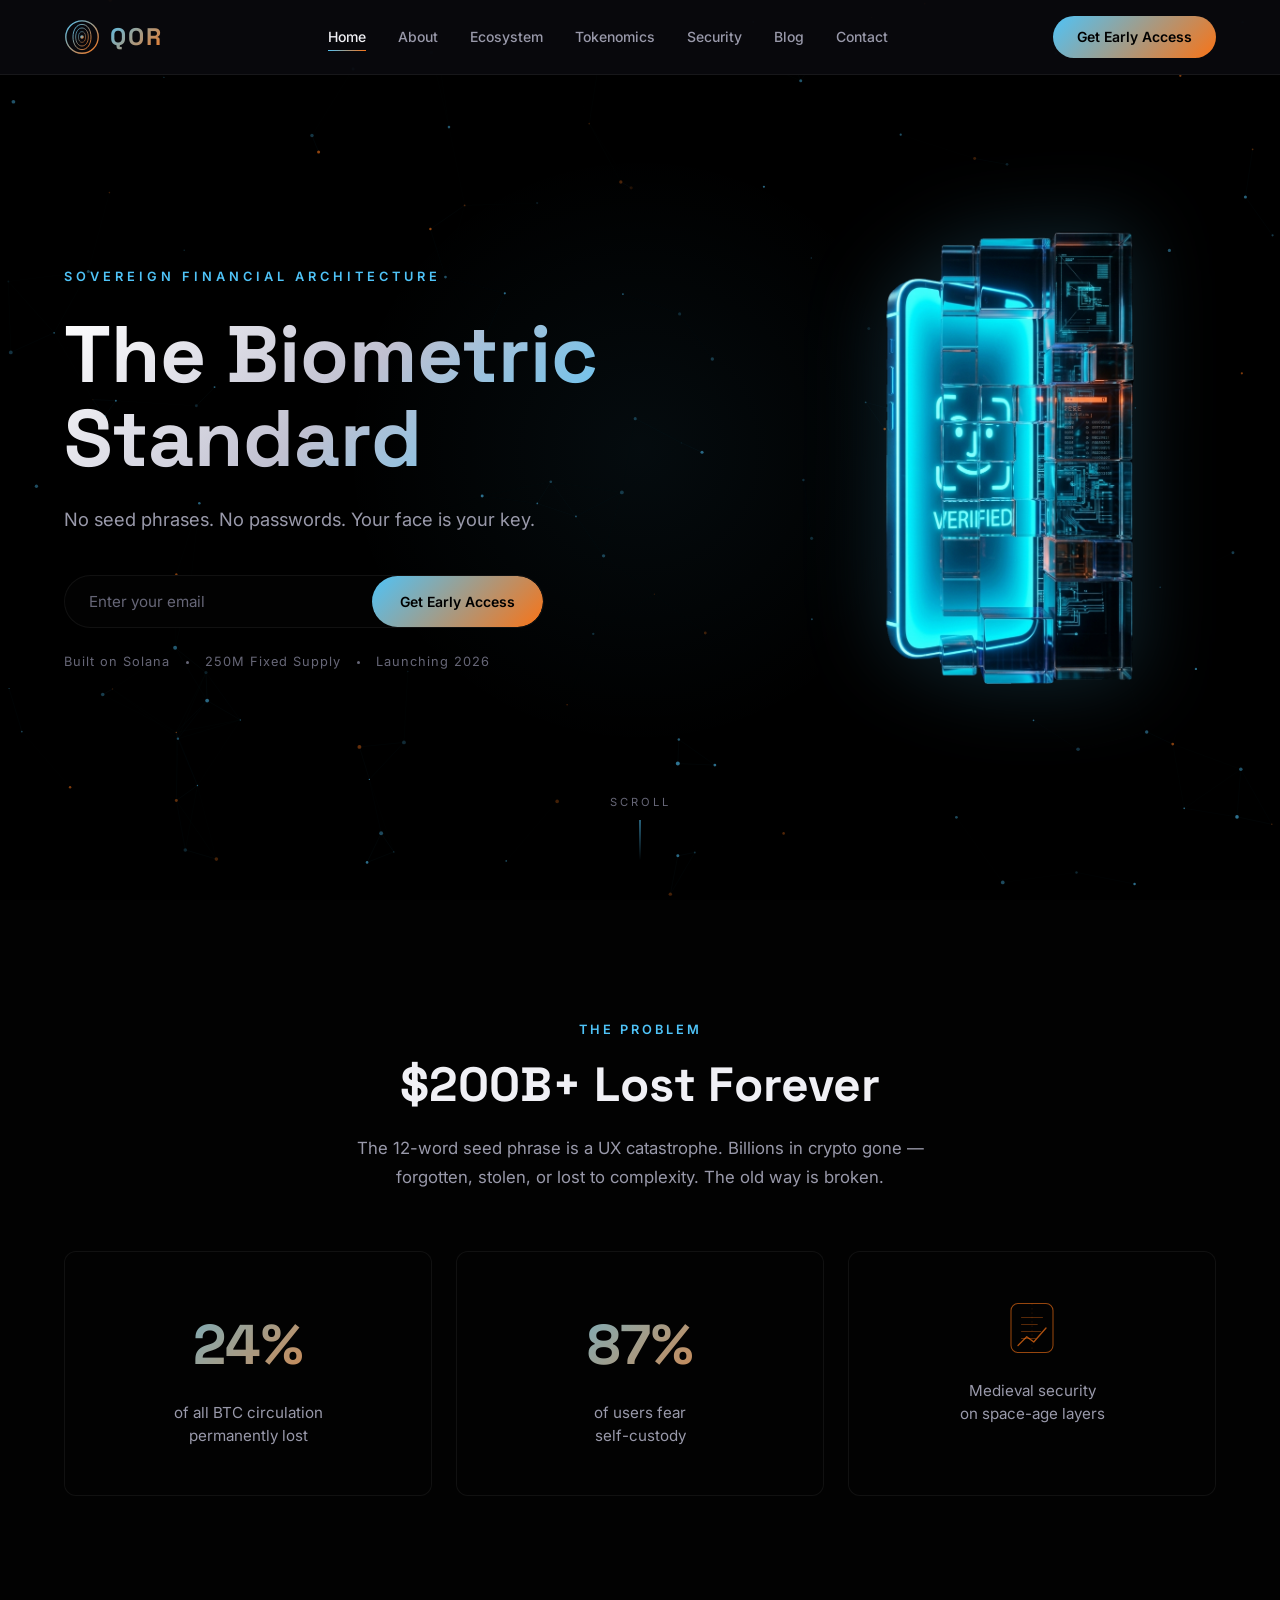
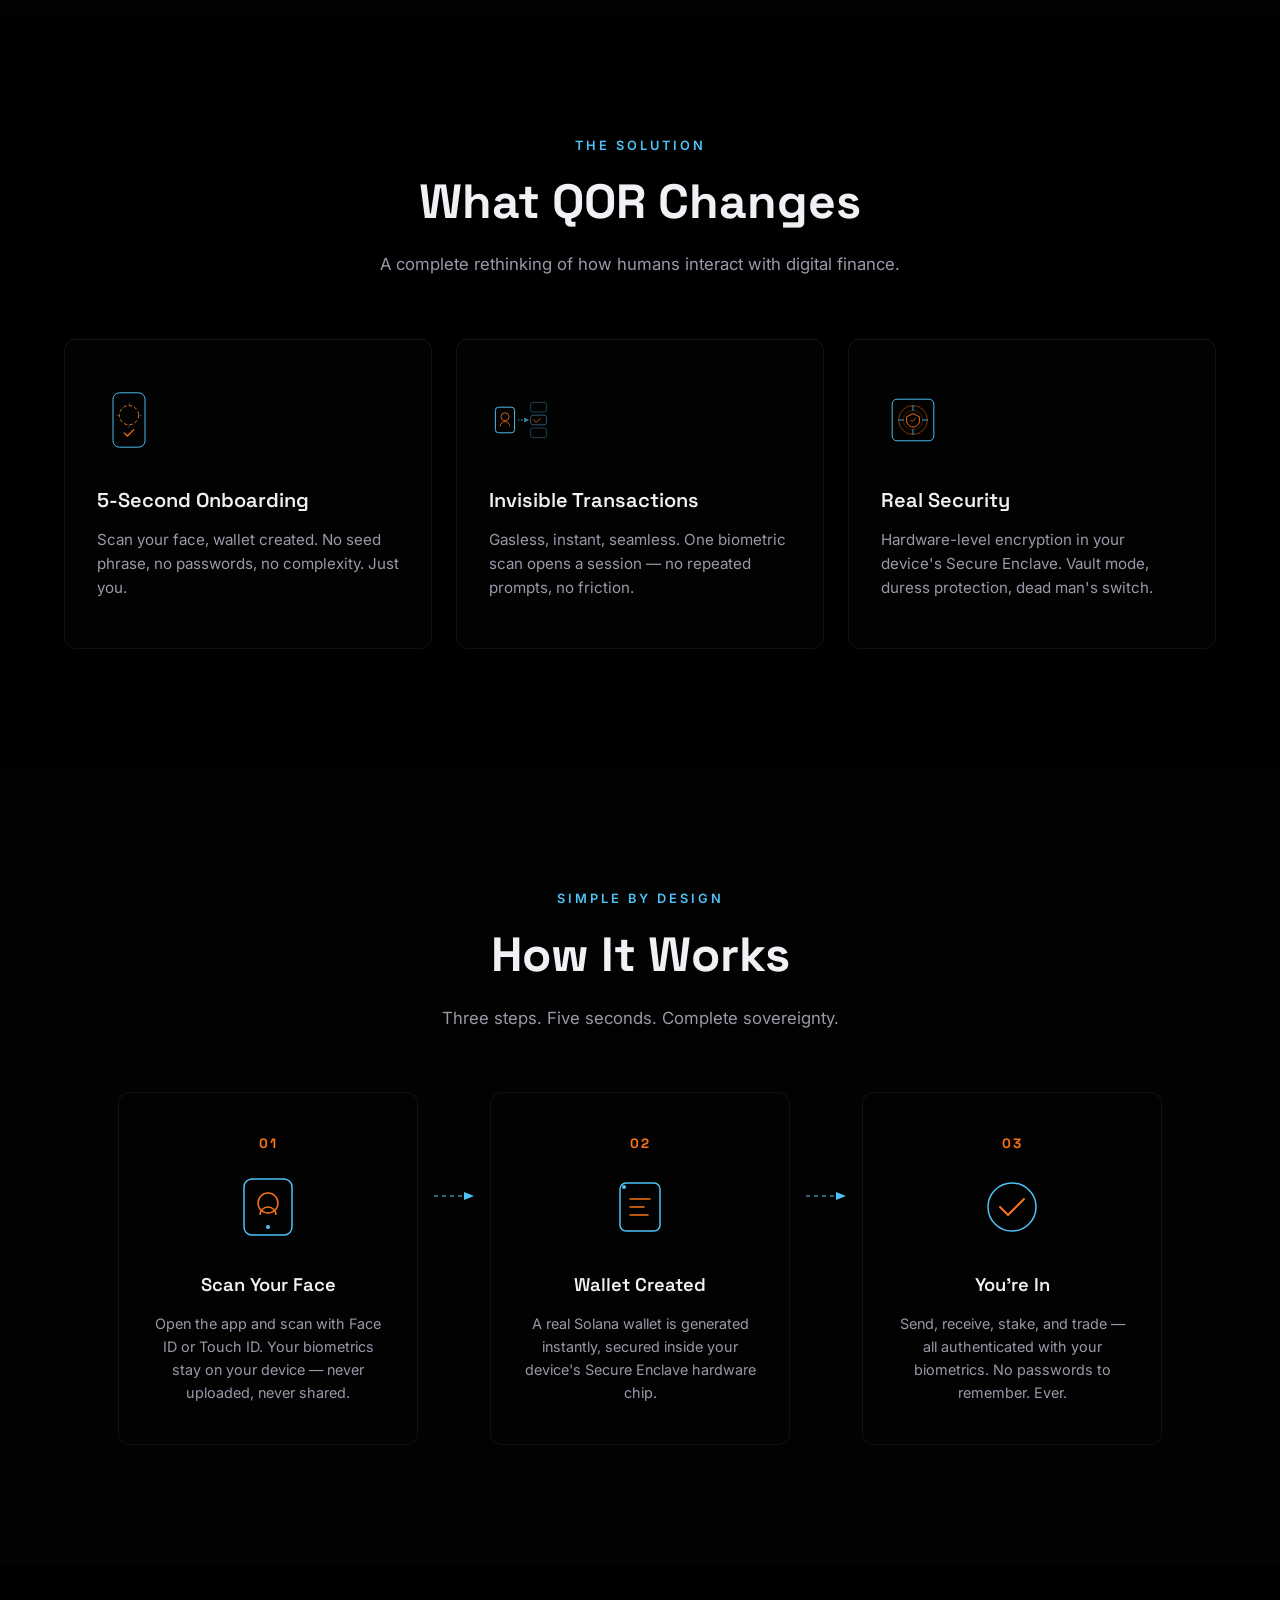
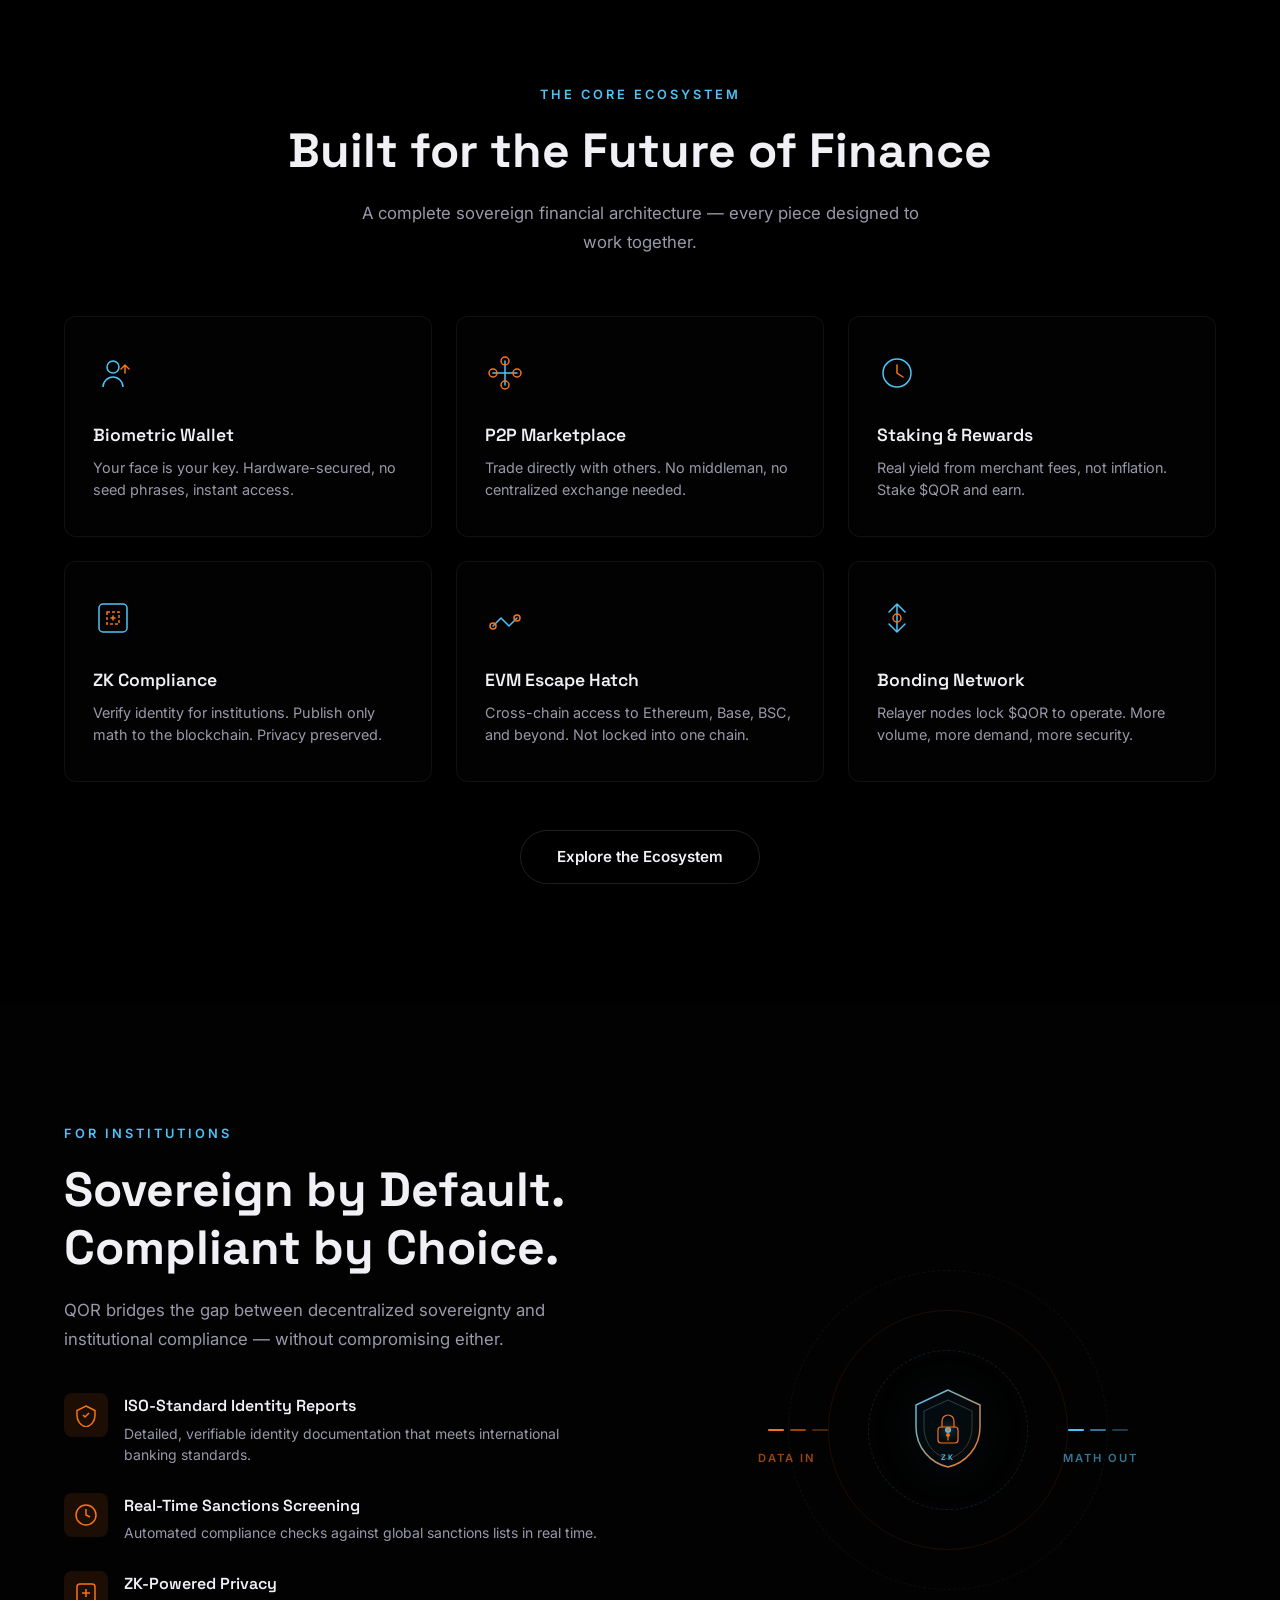
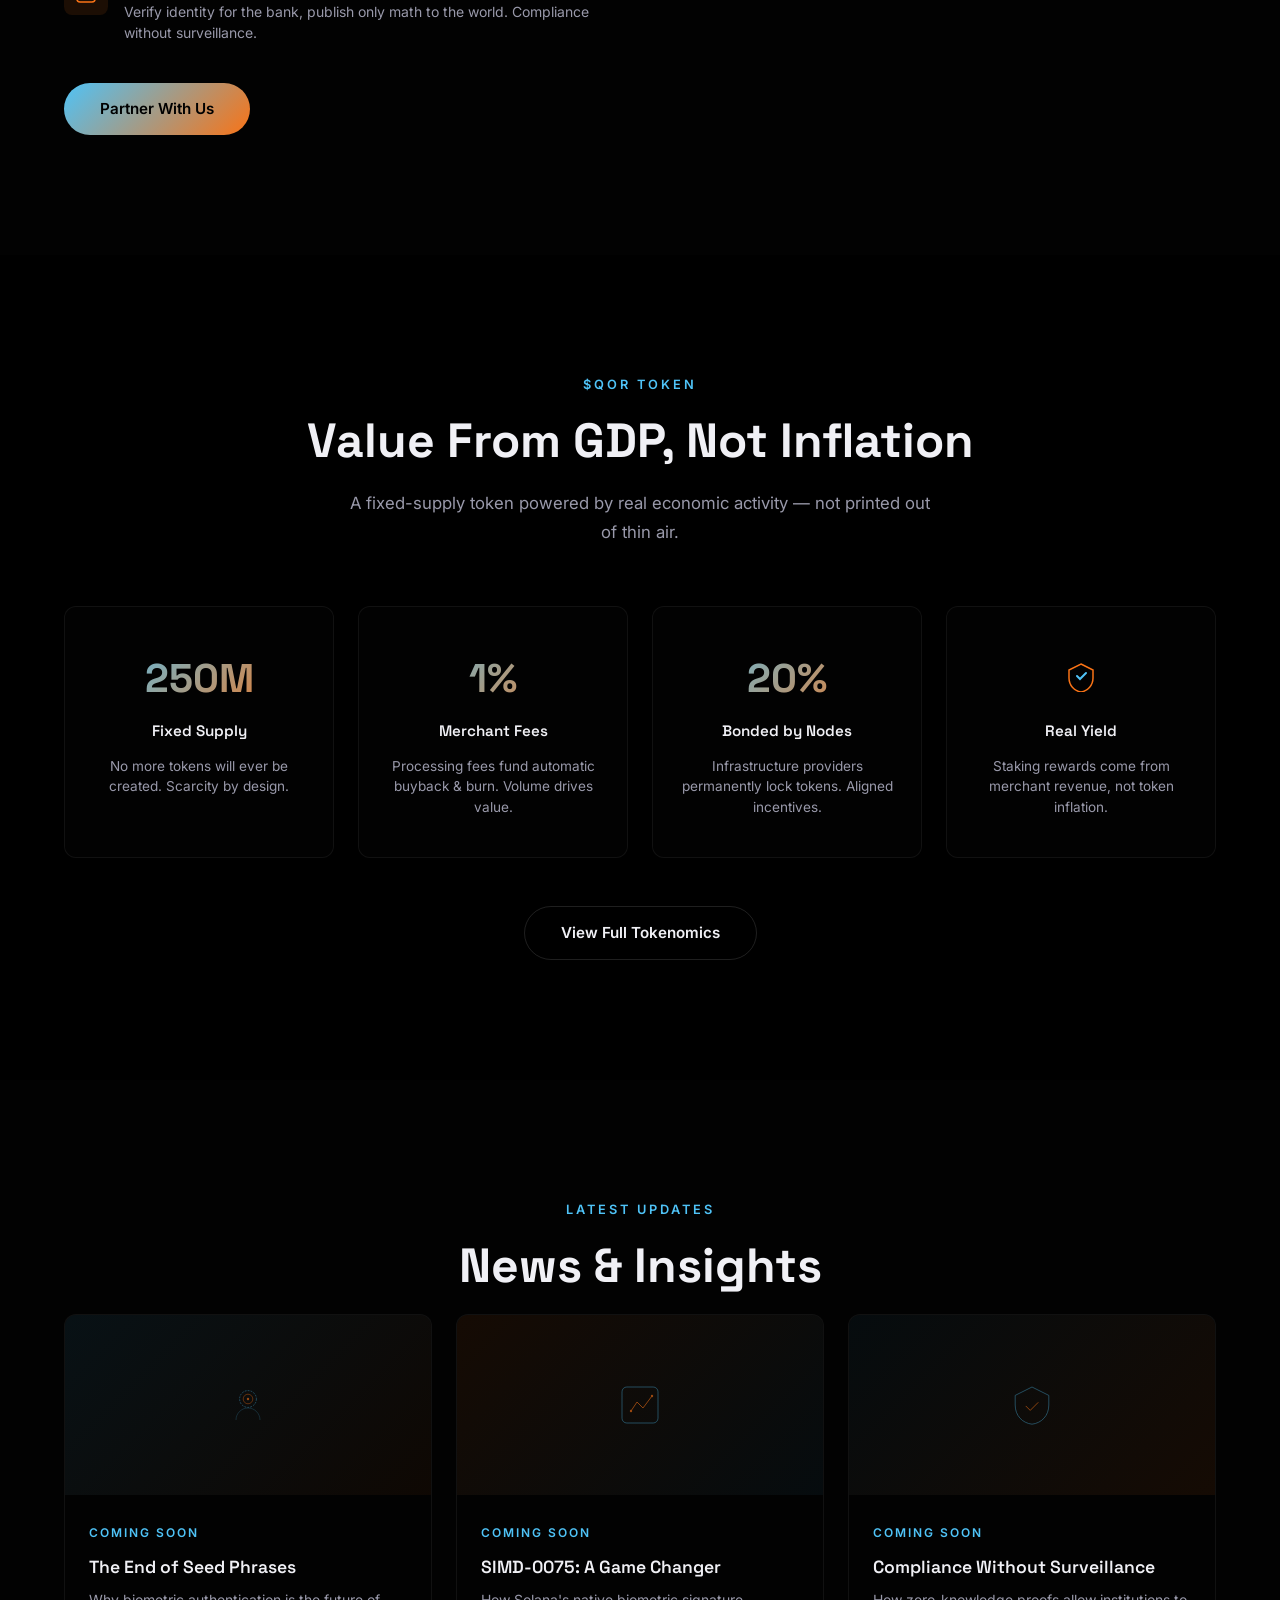
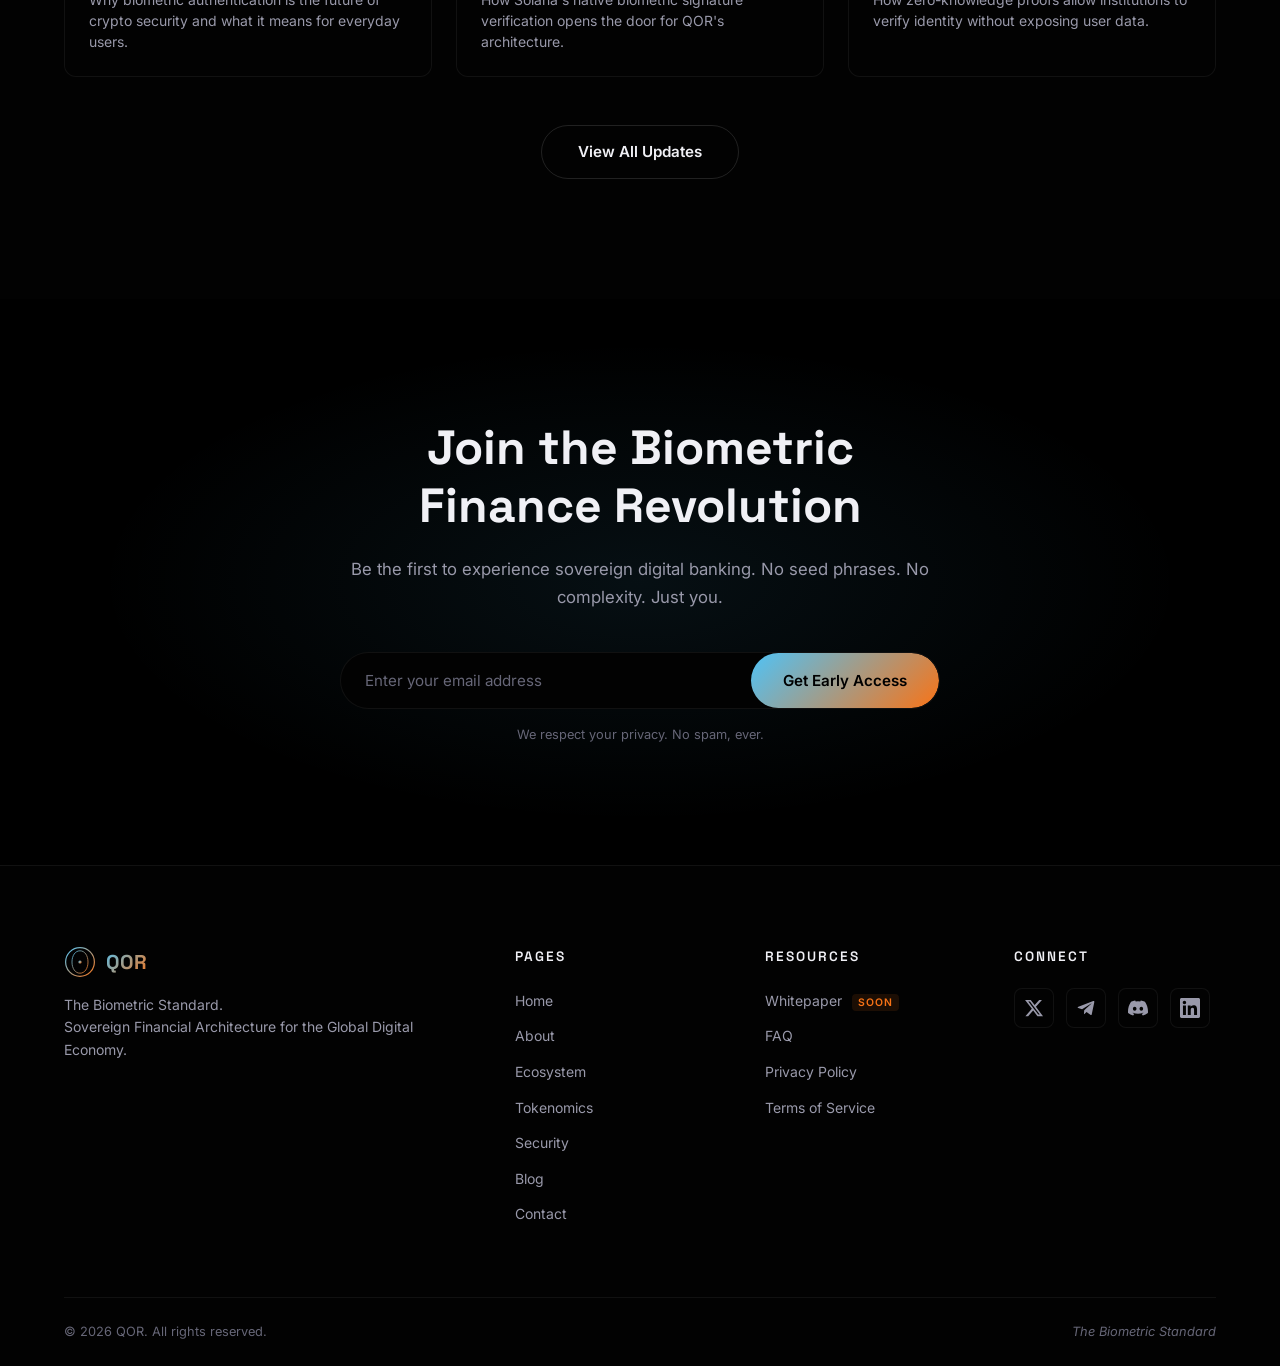
<file: website/index.html>
<!DOCTYPE html>
<html lang="en">
<head>
  <meta charset="UTF-8">
  <meta name="viewport" content="width=device-width, initial-scale=1.0">
  <title>QOR — The Biometric Standard</title>
  <link rel="stylesheet" href="css/styles.css">
  <link rel="preconnect" href="https://fonts.googleapis.com">
  <link rel="preconnect" href="https://fonts.gstatic.com" crossorigin>
  <link href="https://fonts.googleapis.com/css2?family=Inter:wght@300;400;500;600;700;800&family=Space+Grotesk:wght@400;500;600;700&display=swap" rel="stylesheet">
</head>
<body>

  <!-- ===== NAVBAR ===== -->
  <nav class="navbar" id="navbar">
    <div class="nav-container">
      <a href="index.html" class="nav-logo">
        <svg class="logo-icon" viewBox="0 0 40 40" width="36" height="36">
          <circle cx="20" cy="20" r="18" stroke="url(#logoGrad)" stroke-width="1.5" fill="none"/>
          <path d="M20 6 C14 6 10 12 10 20 C10 28 14 34 20 34 C26 34 30 28 30 20 C30 12 26 6 20 6 Z" stroke="url(#logoGrad)" stroke-width="1" fill="none"/>
          <path d="M20 10 C16 10 13 14 13 20 C13 26 16 30 20 30 C24 30 27 26 27 20 C27 14 24 10 20 10 Z" stroke="url(#logoGrad)" stroke-width="0.8" fill="none"/>
          <path d="M20 14 C18 14 16 16 16 20 C16 24 18 26 20 26 C22 26 24 24 24 20 C24 16 22 14 20 14 Z" stroke="url(#logoGrad)" stroke-width="0.6" fill="none"/>
          <circle cx="20" cy="20" r="2" fill="url(#logoGrad)"/>
          <defs>
            <linearGradient id="logoGrad" x1="0%" y1="0%" x2="100%" y2="100%">
              <stop offset="0%" style="stop-color:#4FC3F7"/>
              <stop offset="100%" style="stop-color:#F97316"/>
            </linearGradient>
          </defs>
        </svg>
        <span class="logo-text">QOR</span>
      </a>

      <ul class="nav-links" id="navLinks">
        <li><a href="index.html" class="active">Home</a></li>
        <li><a href="about.html">About</a></li>
        <li><a href="ecosystem.html">Ecosystem</a></li>
        <li><a href="tokenomics.html">Tokenomics</a></li>
        <li><a href="security.html">Security</a></li>
        <li><a href="blog.html">Blog</a></li>
        <li><a href="contact.html">Contact</a></li>
      </ul>

      <a href="#waitlist" class="nav-cta">Get Early Access</a>

      <button class="hamburger" id="hamburger" aria-label="Toggle menu">
        <span></span>
        <span></span>
        <span></span>
      </button>
    </div>
  </nav>

  <!-- ===== MOBILE MENU ===== -->
  <div class="mobile-menu" id="mobileMenu">
    <ul class="mobile-links">
      <li><a href="index.html" class="active">Home</a></li>
      <li><a href="about.html">About</a></li>
      <li><a href="ecosystem.html">Ecosystem</a></li>
      <li><a href="tokenomics.html">Tokenomics</a></li>
      <li><a href="security.html">Security</a></li>
      <li><a href="blog.html">Blog</a></li>
      <li><a href="contact.html">Contact</a></li>
    </ul>
    <a href="#waitlist" class="nav-cta mobile-cta">Get Early Access</a>
  </div>


  <!-- ===== SECTION 1: HERO ===== -->
  <section class="hero" id="hero">
    <canvas id="heroCanvas"></canvas>
    <div class="hero-split">
      <div class="hero-content">
        <p class="hero-tag">Sovereign Financial Architecture</p>
        <h1 class="hero-title">The Biometric<br>Standard</h1>
        <p class="hero-sub">No seed phrases. No passwords. Your face is your key.</p>
        <form class="hero-form" id="heroForm">
          <input type="email" placeholder="Enter your email" required>
          <button type="submit">Get Early Access</button>
        </form>
        <div class="hero-trust">
          <span>Built on Solana</span>
          <span class="dot"></span>
          <span>250M Fixed Supply</span>
          <span class="dot"></span>
          <span>Launching 2026</span>
        </div>
      </div>
      <div class="hero-phone">
        <img src="assets/images/hero-biometric.png" alt="QOR Biometric Verification — Fingerprint, Phone & Verified Face Scan">
      </div>
    </div>
    <div class="hero-scroll">
      <span>Scroll</span>
      <div class="scroll-line"></div>
    </div>
  </section>


  <!-- ===== SECTION 2: THE PROBLEM ===== -->
  <section class="section problem" id="problem">
    <div class="container">
      <p class="section-tag">The Problem</p>
      <h2 class="section-title">$200B+ Lost Forever</h2>
      <p class="section-sub">The 12-word seed phrase is a UX catastrophe. Billions in crypto gone — forgotten, stolen, or lost to complexity. The old way is broken.</p>

      <div class="stats-grid">
        <div class="stat-card" data-aos>
          <div class="stat-number">24%</div>
          <div class="stat-label">of all BTC circulation<br>permanently lost</div>
        </div>
        <div class="stat-card" data-aos>
          <div class="stat-number">87%</div>
          <div class="stat-label">of users fear<br>self-custody</div>
        </div>
        <div class="stat-card" data-aos>
          <div class="stat-icon-wrap">
            <svg viewBox="0 0 64 64" width="56" height="56" fill="none">
              <rect x="8" y="4" width="48" height="56" rx="8" stroke="#F97316" stroke-width="1.2" opacity="0.6"/>
              <path d="M20 20h24M20 28h18M20 36h22M20 44h16" stroke="#F97316" stroke-width="1" stroke-linecap="round" opacity="0.4"/>
              <line x1="32" y1="4" x2="32" y2="60" stroke="#F97316" stroke-width="0.5" stroke-dasharray="2 3" opacity="0.3"/>
              <path d="M16 52l10-10 8 6 14-16" stroke="#F97316" stroke-width="1.5" stroke-linecap="round" stroke-linejoin="round" opacity="0.7"/>
            </svg>
          </div>
          <div class="stat-label">Medieval security<br>on space-age layers</div>
        </div>
      </div>
    </div>
  </section>


  <!-- ===== SECTION 3: THE SOLUTION ===== -->
  <section class="section solution" id="solution">
    <div class="container">
      <p class="section-tag">The Solution</p>
      <h2 class="section-title">What QOR Changes</h2>
      <p class="section-sub">A complete rethinking of how humans interact with digital finance.</p>

      <div class="features-grid">
        <div class="feature-card" data-aos>
          <div class="feature-icon">
            <svg viewBox="0 0 80 80" width="64" height="64" fill="none">
              <!-- Phone outline -->
              <rect x="20" y="6" width="40" height="68" rx="8" stroke="#4FC3F7" stroke-width="1.2"/>
              <!-- Face scan circle -->
              <circle cx="40" cy="34" r="12" stroke="#F97316" stroke-width="1.2" stroke-dasharray="4 3"/>
              <!-- Scan lines -->
              <line x1="28" y1="34" x2="24" y2="34" stroke="#4FC3F7" stroke-width="0.8" opacity="0.5"/>
              <line x1="56" y1="34" x2="52" y2="34" stroke="#4FC3F7" stroke-width="0.8" opacity="0.5"/>
              <line x1="40" y1="22" x2="40" y2="18" stroke="#4FC3F7" stroke-width="0.8" opacity="0.5"/>
              <line x1="40" y1="50" x2="40" y2="46" stroke="#4FC3F7" stroke-width="0.8" opacity="0.5"/>
              <!-- Checkmark -->
              <path d="M34 56l4 4 8-8" stroke="#F97316" stroke-width="1.5" stroke-linecap="round" stroke-linejoin="round"/>
            </svg>
          </div>
          <h3>5-Second Onboarding</h3>
          <p>Scan your face, wallet created. No seed phrase, no passwords, no complexity. Just you.</p>
        </div>

        <div class="feature-card" data-aos>
          <div class="feature-icon">
            <svg viewBox="0 0 80 80" width="64" height="64" fill="none">
              <!-- Session block -->
              <rect x="8" y="24" width="24" height="32" rx="4" stroke="#4FC3F7" stroke-width="1.2"/>
              <!-- Face in block -->
              <circle cx="20" cy="36" r="5" stroke="#F97316" stroke-width="1"/>
              <path d="M14 48c0-3.3 2.7-6 6-6s6 2.7 6 6" stroke="#F97316" stroke-width="1"/>
              <!-- Arrow flow -->
              <path d="M36 40h8" stroke="#4FC3F7" stroke-width="1" stroke-dasharray="2 2"/>
              <polygon points="44,37 50,40 44,43" fill="#4FC3F7" opacity="0.7"/>
              <!-- Multiple transaction blocks -->
              <rect x="52" y="18" width="20" height="12" rx="3" stroke="#4FC3F7" stroke-width="0.8" opacity="0.5"/>
              <rect x="52" y="34" width="20" height="12" rx="3" stroke="#4FC3F7" stroke-width="0.8" opacity="0.7"/>
              <rect x="52" y="50" width="20" height="12" rx="3" stroke="#4FC3F7" stroke-width="0.8" opacity="0.5"/>
              <path d="M56 40l3 3 5-5" stroke="#F97316" stroke-width="1.2" stroke-linecap="round" opacity="0.8"/>
            </svg>
          </div>
          <h3>Invisible Transactions</h3>
          <p>Gasless, instant, seamless. One biometric scan opens a session — no repeated prompts, no friction.</p>
        </div>

        <div class="feature-card" data-aos>
          <div class="feature-icon">
            <svg viewBox="0 0 80 80" width="64" height="64" fill="none">
              <!-- Vault door -->
              <rect x="14" y="14" width="52" height="52" rx="6" stroke="#4FC3F7" stroke-width="1.2"/>
              <!-- Inner vault circle -->
              <circle cx="40" cy="40" r="18" stroke="#F97316" stroke-width="1" opacity="0.6"/>
              <circle cx="40" cy="40" r="12" stroke="#F97316" stroke-width="0.8" opacity="0.4"/>
              <!-- Lock mechanism -->
              <line x1="40" y1="22" x2="40" y2="28" stroke="#4FC3F7" stroke-width="1" stroke-linecap="round"/>
              <line x1="40" y1="52" x2="40" y2="58" stroke="#4FC3F7" stroke-width="1" stroke-linecap="round"/>
              <line x1="22" y1="40" x2="28" y2="40" stroke="#4FC3F7" stroke-width="1" stroke-linecap="round"/>
              <line x1="52" y1="40" x2="58" y2="40" stroke="#4FC3F7" stroke-width="1" stroke-linecap="round"/>
              <!-- Shield in center -->
              <path d="M40 32l8 4v5c0 4-3 7-8 8-5-1-8-4-8-8v-5l8-4z" stroke="#F97316" stroke-width="1.2" fill="none"/>
              <path d="M37 40l2 2 4-4" stroke="#F97316" stroke-width="1" stroke-linecap="round" stroke-linejoin="round"/>
            </svg>
          </div>
          <h3>Real Security</h3>
          <p>Hardware-level encryption in your device's Secure Enclave. Vault mode, duress protection, dead man's switch.</p>
        </div>
      </div>
    </div>
  </section>


  <!-- ===== SECTION 4: HOW IT WORKS ===== -->
  <section class="section how-it-works" id="how-it-works">
    <div class="container">
      <p class="section-tag">Simple by Design</p>
      <h2 class="section-title">How It Works</h2>
      <p class="section-sub">Three steps. Five seconds. Complete sovereignty.</p>

      <div class="steps-grid">
        <div class="step-card" data-aos>
          <div class="step-number">01</div>
          <div class="step-icon">
            <svg viewBox="0 0 64 64" width="64" height="64" fill="none">
              <rect x="8" y="4" width="48" height="56" rx="8" stroke="#4FC3F7" stroke-width="1.5"/>
              <circle cx="32" cy="28" r="10" stroke="#F97316" stroke-width="1.5"/>
              <path d="M24 40c0-4.418 3.582-8 8-8s8 3.582 8 8" stroke="#F97316" stroke-width="1.5"/>
              <line x1="32" y1="52" x2="32" y2="52" stroke="#4FC3F7" stroke-width="4" stroke-linecap="round"/>
            </svg>
          </div>
          <h3>Scan Your Face</h3>
          <p>Open the app and scan with Face ID or Touch ID. Your biometrics stay on your device — never uploaded, never shared.</p>
        </div>

        <div class="step-connector">
          <svg viewBox="0 0 40 8" width="40" height="8">
            <line x1="0" y1="4" x2="30" y2="4" stroke="#4FC3F7" stroke-width="1" stroke-dasharray="4 4"/>
            <polygon points="30,0 40,4 30,8" fill="#4FC3F7"/>
          </svg>
        </div>

        <div class="step-card" data-aos>
          <div class="step-number">02</div>
          <div class="step-icon">
            <svg viewBox="0 0 64 64" width="64" height="64" fill="none">
              <rect x="12" y="8" width="40" height="48" rx="6" stroke="#4FC3F7" stroke-width="1.5"/>
              <path d="M22 24h20M22 32h14M22 40h18" stroke="#F97316" stroke-width="1.5" stroke-linecap="round"/>
              <circle cx="16" cy="12" r="2" fill="#4FC3F7"/>
            </svg>
          </div>
          <h3>Wallet Created</h3>
          <p>A real Solana wallet is generated instantly, secured inside your device's Secure Enclave hardware chip.</p>
        </div>

        <div class="step-connector">
          <svg viewBox="0 0 40 8" width="40" height="8">
            <line x1="0" y1="4" x2="30" y2="4" stroke="#4FC3F7" stroke-width="1" stroke-dasharray="4 4"/>
            <polygon points="30,0 40,4 30,8" fill="#4FC3F7"/>
          </svg>
        </div>

        <div class="step-card" data-aos>
          <div class="step-number">03</div>
          <div class="step-icon">
            <svg viewBox="0 0 64 64" width="64" height="64" fill="none">
              <circle cx="32" cy="32" r="24" stroke="#4FC3F7" stroke-width="1.5"/>
              <path d="M20 32l8 8 16-16" stroke="#F97316" stroke-width="2" stroke-linecap="round" stroke-linejoin="round"/>
            </svg>
          </div>
          <h3>You're In</h3>
          <p>Send, receive, stake, and trade — all authenticated with your biometrics. No passwords to remember. Ever.</p>
        </div>
      </div>
    </div>
  </section>


  <!-- ===== SECTION 5: ECOSYSTEM OVERVIEW ===== -->
  <section class="section ecosystem" id="ecosystem">
    <div class="container">
      <p class="section-tag">The Core Ecosystem</p>
      <h2 class="section-title">Built for the Future of Finance</h2>
      <p class="section-sub">A complete sovereign financial architecture — every piece designed to work together.</p>

      <div class="eco-grid">
        <div class="eco-card" data-aos>
          <div class="eco-icon">
            <svg viewBox="0 0 40 40" width="40" height="40" fill="none">
              <circle cx="20" cy="14" r="6" stroke="#4FC3F7" stroke-width="1.5"/>
              <path d="M10 34c0-5.523 4.477-10 10-10s10 4.477 10 10" stroke="#4FC3F7" stroke-width="1.5"/>
              <path d="M28 16l4-4m0 0l4 4m-4-4v8" stroke="#F97316" stroke-width="1.5" stroke-linecap="round"/>
            </svg>
          </div>
          <h3>Biometric Wallet</h3>
          <p>Your face is your key. Hardware-secured, no seed phrases, instant access.</p>
        </div>

        <div class="eco-card" data-aos>
          <div class="eco-icon">
            <svg viewBox="0 0 40 40" width="40" height="40" fill="none">
              <path d="M8 20h24M20 8v24" stroke="#4FC3F7" stroke-width="1.5" stroke-linecap="round"/>
              <circle cx="8" cy="20" r="4" stroke="#F97316" stroke-width="1.5"/>
              <circle cx="32" cy="20" r="4" stroke="#F97316" stroke-width="1.5"/>
              <circle cx="20" cy="8" r="4" stroke="#F97316" stroke-width="1.5"/>
              <circle cx="20" cy="32" r="4" stroke="#F97316" stroke-width="1.5"/>
            </svg>
          </div>
          <h3>P2P Marketplace</h3>
          <p>Trade directly with others. No middleman, no centralized exchange needed.</p>
        </div>

        <div class="eco-card" data-aos>
          <div class="eco-icon">
            <svg viewBox="0 0 40 40" width="40" height="40" fill="none">
              <circle cx="20" cy="20" r="14" stroke="#4FC3F7" stroke-width="1.5"/>
              <path d="M20 12v8l6 4" stroke="#F97316" stroke-width="1.5" stroke-linecap="round"/>
            </svg>
          </div>
          <h3>Staking & Rewards</h3>
          <p>Real yield from merchant fees, not inflation. Stake $QOR and earn.</p>
        </div>

        <div class="eco-card" data-aos>
          <div class="eco-icon">
            <svg viewBox="0 0 40 40" width="40" height="40" fill="none">
              <rect x="6" y="6" width="28" height="28" rx="4" stroke="#4FC3F7" stroke-width="1.5"/>
              <path d="M14 14h12v12H14z" stroke="#F97316" stroke-width="1.5" stroke-dasharray="3 2"/>
              <path d="M18 20h4M20 18v4" stroke="#F97316" stroke-width="1.5" stroke-linecap="round"/>
            </svg>
          </div>
          <h3>ZK Compliance</h3>
          <p>Verify identity for institutions. Publish only math to the blockchain. Privacy preserved.</p>
        </div>

        <div class="eco-card" data-aos>
          <div class="eco-icon">
            <svg viewBox="0 0 40 40" width="40" height="40" fill="none">
              <path d="M8 28l8-8 8 8 8-8" stroke="#4FC3F7" stroke-width="1.5" stroke-linecap="round" stroke-linejoin="round"/>
              <circle cx="8" cy="28" r="3" stroke="#F97316" stroke-width="1.5"/>
              <circle cx="32" cy="20" r="3" stroke="#F97316" stroke-width="1.5"/>
            </svg>
          </div>
          <h3>EVM Escape Hatch</h3>
          <p>Cross-chain access to Ethereum, Base, BSC, and beyond. Not locked into one chain.</p>
        </div>

        <div class="eco-card" data-aos>
          <div class="eco-icon">
            <svg viewBox="0 0 40 40" width="40" height="40" fill="none">
              <path d="M20 6v28M12 14l8-8 8 8M12 26l8 8 8-8" stroke="#4FC3F7" stroke-width="1.5" stroke-linecap="round" stroke-linejoin="round"/>
              <circle cx="20" cy="20" r="4" stroke="#F97316" stroke-width="1.5"/>
            </svg>
          </div>
          <h3>Bonding Network</h3>
          <p>Relayer nodes lock $QOR to operate. More volume, more demand, more security.</p>
        </div>
      </div>

      <div class="section-cta">
        <a href="ecosystem.html" class="btn-secondary">Explore the Ecosystem</a>
      </div>
    </div>
  </section>


  <!-- ===== SECTION 6: FOR INSTITUTIONS ===== -->
  <section class="section institutions" id="institutions">
    <div class="container">
      <div class="inst-wrapper">
        <div class="inst-content">
          <p class="section-tag">For Institutions</p>
          <h2 class="section-title">Sovereign by Default.<br>Compliant by Choice.</h2>
          <p class="section-sub">QOR bridges the gap between decentralized sovereignty and institutional compliance — without compromising either.</p>

          <div class="inst-points">
            <div class="inst-point">
              <div class="inst-icon">
                <svg viewBox="0 0 24 24" width="24" height="24" fill="none" stroke="#F97316" stroke-width="1.5">
                  <path d="M9 12l2 2 4-4"/>
                  <path d="M12 3l9 4.5v5c0 5.5-3.8 10.3-9 11.5-5.2-1.2-9-6-9-11.5v-5L12 3z"/>
                </svg>
              </div>
              <div>
                <h4>ISO-Standard Identity Reports</h4>
                <p>Detailed, verifiable identity documentation that meets international banking standards.</p>
              </div>
            </div>

            <div class="inst-point">
              <div class="inst-icon">
                <svg viewBox="0 0 24 24" width="24" height="24" fill="none" stroke="#F97316" stroke-width="1.5">
                  <circle cx="12" cy="12" r="10"/>
                  <path d="M12 6v6l4 2"/>
                </svg>
              </div>
              <div>
                <h4>Real-Time Sanctions Screening</h4>
                <p>Automated compliance checks against global sanctions lists in real time.</p>
              </div>
            </div>

            <div class="inst-point">
              <div class="inst-icon">
                <svg viewBox="0 0 24 24" width="24" height="24" fill="none" stroke="#F97316" stroke-width="1.5">
                  <rect x="3" y="3" width="18" height="18" rx="3"/>
                  <path d="M8 12h8M12 8v8"/>
                </svg>
              </div>
              <div>
                <h4>ZK-Powered Privacy</h4>
                <p>Verify identity for the bank, publish only math to the world. Compliance without surveillance.</p>
              </div>
            </div>
          </div>

          <a href="contact.html" class="btn-primary">Partner With Us</a>
        </div>

        <div class="inst-visual">
          <div class="inst-shield-wrap">
            <!-- Animated rings -->
            <div class="shield-ring shield-ring-1"></div>
            <div class="shield-ring shield-ring-2"></div>
            <div class="shield-ring shield-ring-3"></div>
            <!-- Orbiting particles -->
            <div class="shield-particle p1"></div>
            <div class="shield-particle p2"></div>
            <div class="shield-particle p3"></div>
            <div class="shield-particle p4"></div>
            <!-- Center shield -->
            <div class="shield-core">
              <svg viewBox="0 0 80 90" width="80" height="90" fill="none" class="shield-icon">
                <path d="M40 5L8 20v22c0 20 14 36 32 40 18-4 32-20 32-40V20L40 5z"
                  stroke="url(#shieldGrad)" stroke-width="1.5" fill="rgba(79,195,247,0.03)"/>
                <path d="M40 15L16 26v16c0 16 10 28 24 32 14-4 24-16 24-32V26L40 15z"
                  stroke="url(#shieldGrad)" stroke-width="0.8" fill="none" opacity="0.4"/>
                <!-- Lock icon -->
                <rect x="30" y="42" width="20" height="16" rx="3" stroke="#F97316" stroke-width="1.2"/>
                <path d="M34 42v-6a6 6 0 0 1 12 0v6" stroke="#F97316" stroke-width="1.2" stroke-linecap="round"/>
                <circle cx="40" cy="50" r="2" fill="#F97316"/>
                <line x1="40" y1="52" x2="40" y2="55" stroke="#F97316" stroke-width="1.2" stroke-linecap="round"/>
                <!-- ZK text -->
                <text x="40" y="75" text-anchor="middle" fill="#4FC3F7" font-size="8" font-weight="600" font-family="Space Grotesk, sans-serif" letter-spacing="2">ZK</text>
                <defs>
                  <linearGradient id="shieldGrad" x1="0%" y1="0%" x2="100%" y2="100%">
                    <stop offset="0%" stop-color="#4FC3F7"/>
                    <stop offset="100%" stop-color="#F97316"/>
                  </linearGradient>
                </defs>
              </svg>
            </div>
            <!-- Data flow lines -->
            <div class="data-stream stream-in">
              <span></span><span></span><span></span>
            </div>
            <div class="data-stream stream-out">
              <span></span><span></span><span></span>
            </div>
            <!-- Labels -->
            <div class="shield-label label-in">Data In</div>
            <div class="shield-label label-out">Math Out</div>
          </div>
        </div>
      </div>
    </div>
  </section>


  <!-- ===== SECTION 7: TOKENOMICS PREVIEW ===== -->
  <section class="section tokenomics-preview" id="tokenomics">
    <div class="container">
      <p class="section-tag">$QOR Token</p>
      <h2 class="section-title">Value From GDP, Not Inflation</h2>
      <p class="section-sub">A fixed-supply token powered by real economic activity — not printed out of thin air.</p>

      <div class="token-stats">
        <div class="token-stat" data-aos>
          <div class="token-value">250M</div>
          <div class="token-label">Fixed Supply</div>
          <p>No more tokens will ever be created. Scarcity by design.</p>
        </div>

        <div class="token-stat" data-aos>
          <div class="token-value">1%</div>
          <div class="token-label">Merchant Fees</div>
          <p>Processing fees fund automatic buyback & burn. Volume drives value.</p>
        </div>

        <div class="token-stat" data-aos>
          <div class="token-value">20%</div>
          <div class="token-label">Bonded by Nodes</div>
          <p>Infrastructure providers permanently lock tokens. Aligned incentives.</p>
        </div>

        <div class="token-stat" data-aos>
          <div class="token-value icon-value">
            <svg viewBox="0 0 32 32" width="32" height="32" fill="none">
              <path d="M16 4l12 6v8c0 7-5 13-12 14C9 31 4 25 4 18v-8l12-6z" stroke="#F97316" stroke-width="1.5"/>
              <path d="M12 16l3 3 6-6" stroke="#4FC3F7" stroke-width="2" stroke-linecap="round"/>
            </svg>
          </div>
          <div class="token-label">Real Yield</div>
          <p>Staking rewards come from merchant revenue, not token inflation.</p>
        </div>
      </div>

      <div class="section-cta">
        <a href="tokenomics.html" class="btn-secondary">View Full Tokenomics</a>
      </div>
    </div>
  </section>


  <!-- ===== SECTION 8: LATEST NEWS ===== -->
  <section class="section news" id="news">
    <div class="container">
      <p class="section-tag">Latest Updates</p>
      <h2 class="section-title">News & Insights</h2>

      <div class="news-grid">
        <article class="news-card" data-aos>
          <div class="news-img news-img-1">
            <svg viewBox="0 0 80 80" width="48" height="48" fill="none" class="news-icon">
              <circle cx="40" cy="30" r="14" stroke="#4FC3F7" stroke-width="1" stroke-dasharray="3 2"/>
              <circle cx="40" cy="30" r="8" stroke="#F97316" stroke-width="1"/>
              <circle cx="40" cy="30" r="2" fill="#F97316"/>
              <path d="M20 65c0-11 9-20 20-20s20 9 20 20" stroke="#4FC3F7" stroke-width="1" opacity="0.5"/>
            </svg>
          </div>
          <div class="news-body">
            <span class="news-date">Coming Soon</span>
            <h3>The End of Seed Phrases</h3>
            <p>Why biometric authentication is the future of crypto security and what it means for everyday users.</p>
          </div>
        </article>

        <article class="news-card" data-aos>
          <div class="news-img news-img-2">
            <svg viewBox="0 0 80 80" width="48" height="48" fill="none" class="news-icon">
              <rect x="10" y="10" width="60" height="60" rx="8" stroke="#4FC3F7" stroke-width="1"/>
              <path d="M25 50l10-15 10 10 15-20" stroke="#F97316" stroke-width="1.5" stroke-linecap="round" stroke-linejoin="round"/>
              <circle cx="25" cy="50" r="2" fill="#F97316"/>
              <circle cx="60" cy="25" r="2" fill="#F97316"/>
            </svg>
          </div>
          <div class="news-body">
            <span class="news-date">Coming Soon</span>
            <h3>SIMD-0075: A Game Changer</h3>
            <p>How Solana's native biometric signature verification opens the door for QOR's architecture.</p>
          </div>
        </article>

        <article class="news-card" data-aos>
          <div class="news-img news-img-3">
            <svg viewBox="0 0 80 80" width="48" height="48" fill="none" class="news-icon">
              <path d="M40 10L12 24v16c0 18 12 30 28 32 16-2 28-14 28-32V24L40 10z" stroke="#4FC3F7" stroke-width="1"/>
              <path d="M30 42l7 7 13-13" stroke="#F97316" stroke-width="1.5" stroke-linecap="round" stroke-linejoin="round"/>
            </svg>
          </div>
          <div class="news-body">
            <span class="news-date">Coming Soon</span>
            <h3>Compliance Without Surveillance</h3>
            <p>How zero-knowledge proofs allow institutions to verify identity without exposing user data.</p>
          </div>
        </article>
      </div>

      <div class="section-cta">
        <a href="blog.html" class="btn-secondary">View All Updates</a>
      </div>
    </div>
  </section>


  <!-- ===== SECTION 9: WAITLIST CTA ===== -->
  <section class="section waitlist" id="waitlist">
    <div class="container">
      <div class="waitlist-content">
        <h2 class="waitlist-title">Join the Biometric<br>Finance Revolution</h2>
        <p class="waitlist-sub">Be the first to experience sovereign digital banking. No seed phrases. No complexity. Just you.</p>
        <form class="waitlist-form" id="waitlistForm">
          <input type="email" placeholder="Enter your email address" required>
          <button type="submit">Get Early Access</button>
        </form>
        <p class="waitlist-note">We respect your privacy. No spam, ever.</p>
      </div>
    </div>
  </section>


  <!-- ===== FOOTER ===== -->
  <footer class="footer" id="footer">
    <div class="container">
      <div class="footer-grid">

        <div class="footer-col footer-brand">
          <a href="index.html" class="footer-logo">
            <svg class="logo-icon" viewBox="0 0 40 40" width="32" height="32">
              <circle cx="20" cy="20" r="18" stroke="url(#footLogoGrad)" stroke-width="1.5" fill="none"/>
              <path d="M20 6 C14 6 10 12 10 20 C10 28 14 34 20 34 C26 34 30 28 30 20 C30 12 26 6 20 6 Z" stroke="url(#footLogoGrad)" stroke-width="1" fill="none"/>
              <circle cx="20" cy="20" r="2" fill="url(#footLogoGrad)"/>
              <defs>
                <linearGradient id="footLogoGrad" x1="0%" y1="0%" x2="100%" y2="100%">
                  <stop offset="0%" style="stop-color:#4FC3F7"/>
                  <stop offset="100%" style="stop-color:#F97316"/>
                </linearGradient>
              </defs>
            </svg>
            <span>QOR</span>
          </a>
          <p class="footer-tagline">The Biometric Standard.<br>Sovereign Financial Architecture for the Global Digital Economy.</p>
        </div>

        <div class="footer-col">
          <h4>Pages</h4>
          <ul>
            <li><a href="index.html">Home</a></li>
            <li><a href="about.html">About</a></li>
            <li><a href="ecosystem.html">Ecosystem</a></li>
            <li><a href="tokenomics.html">Tokenomics</a></li>
            <li><a href="security.html">Security</a></li>
            <li><a href="blog.html">Blog</a></li>
            <li><a href="contact.html">Contact</a></li>
          </ul>
        </div>

        <div class="footer-col">
          <h4>Resources</h4>
          <ul>
            <li><a href="#">Whitepaper <span class="coming-soon">Soon</span></a></li>
            <li><a href="contact.html#faq">FAQ</a></li>
            <li><a href="#">Privacy Policy</a></li>
            <li><a href="#">Terms of Service</a></li>
          </ul>
        </div>

        <div class="footer-col">
          <h4>Connect</h4>
          <div class="social-links">
            <a href="#" aria-label="Twitter/X">
              <svg viewBox="0 0 24 24" width="20" height="20" fill="currentColor">
                <path d="M18.244 2.25h3.308l-7.227 8.26 8.502 11.24H16.17l-5.214-6.817L4.99 21.75H1.68l7.73-8.835L1.254 2.25H8.08l4.713 6.231zm-1.161 17.52h1.833L7.084 4.126H5.117z"/>
              </svg>
            </a>
            <a href="#" aria-label="Telegram">
              <svg viewBox="0 0 24 24" width="20" height="20" fill="currentColor">
                <path d="M20.665 3.717l-17.73 6.837c-1.21.486-1.203 1.161-.222 1.462l4.552 1.42 10.532-6.645c.498-.303.953-.14.579.192l-8.533 7.701h-.002l.002.001-.314 4.692c.46 0 .663-.211.921-.46l2.211-2.15 4.599 3.397c.848.467 1.457.227 1.668-.785l3.019-14.228c.309-1.239-.473-1.8-1.282-1.434z"/>
              </svg>
            </a>
            <a href="#" aria-label="Discord">
              <svg viewBox="0 0 24 24" width="20" height="20" fill="currentColor">
                <path d="M20.317 4.37a19.791 19.791 0 0 0-4.885-1.515.074.074 0 0 0-.079.037c-.21.375-.444.864-.608 1.25a18.27 18.27 0 0 0-5.487 0 12.64 12.64 0 0 0-.617-1.25.077.077 0 0 0-.079-.037A19.736 19.736 0 0 0 3.677 4.37a.07.07 0 0 0-.032.027C.533 9.046-.32 13.58.099 18.057a.082.082 0 0 0 .031.057 19.9 19.9 0 0 0 5.993 3.03.078.078 0 0 0 .084-.028 14.09 14.09 0 0 0 1.226-1.994.076.076 0 0 0-.041-.106 13.107 13.107 0 0 1-1.872-.892.077.077 0 0 1-.008-.128 10.2 10.2 0 0 0 .372-.292.074.074 0 0 1 .077-.01c3.928 1.793 8.18 1.793 12.062 0a.074.074 0 0 1 .078.01c.12.098.246.198.373.292a.077.077 0 0 1-.006.127 12.299 12.299 0 0 1-1.873.892.077.077 0 0 0-.041.107c.36.698.772 1.362 1.225 1.993a.076.076 0 0 0 .084.028 19.839 19.839 0 0 0 6.002-3.03.077.077 0 0 0 .032-.054c.5-5.177-.838-9.674-3.549-13.66a.061.061 0 0 0-.031-.03zM8.02 15.33c-1.183 0-2.157-1.085-2.157-2.419 0-1.333.956-2.419 2.157-2.419 1.21 0 2.176 1.095 2.157 2.42 0 1.333-.956 2.418-2.157 2.418zm7.975 0c-1.183 0-2.157-1.085-2.157-2.419 0-1.333.956-2.419 2.157-2.419 1.21 0 2.176 1.095 2.157 2.42 0 1.333-.947 2.418-2.157 2.418z"/>
              </svg>
            </a>
            <a href="#" aria-label="LinkedIn">
              <svg viewBox="0 0 24 24" width="20" height="20" fill="currentColor">
                <path d="M20.447 20.452h-3.554v-5.569c0-1.328-.027-3.037-1.852-3.037-1.853 0-2.136 1.445-2.136 2.939v5.667H9.351V9h3.414v1.561h.046c.477-.9 1.637-1.85 3.37-1.85 3.601 0 4.267 2.37 4.267 5.455v6.286zM5.337 7.433c-1.144 0-2.063-.926-2.063-2.065 0-1.138.92-2.063 2.063-2.063 1.14 0 2.064.925 2.064 2.063 0 1.139-.925 2.065-2.064 2.065zm1.782 13.019H3.555V9h3.564v11.452zM22.225 0H1.771C.792 0 0 .774 0 1.729v20.542C0 23.227.792 24 1.771 24h20.451C23.2 24 24 23.227 24 22.271V1.729C24 .774 23.2 0 22.222 0h.003z"/>
              </svg>
            </a>
          </div>
        </div>
      </div>

      <div class="footer-bottom">
        <p>&copy; 2026 QOR. All rights reserved.</p>
        <p class="footer-bottom-tagline">The Biometric Standard</p>
      </div>
    </div>
  </footer>


  <script src="js/script.js"></script>
</body>
</html>
</file>
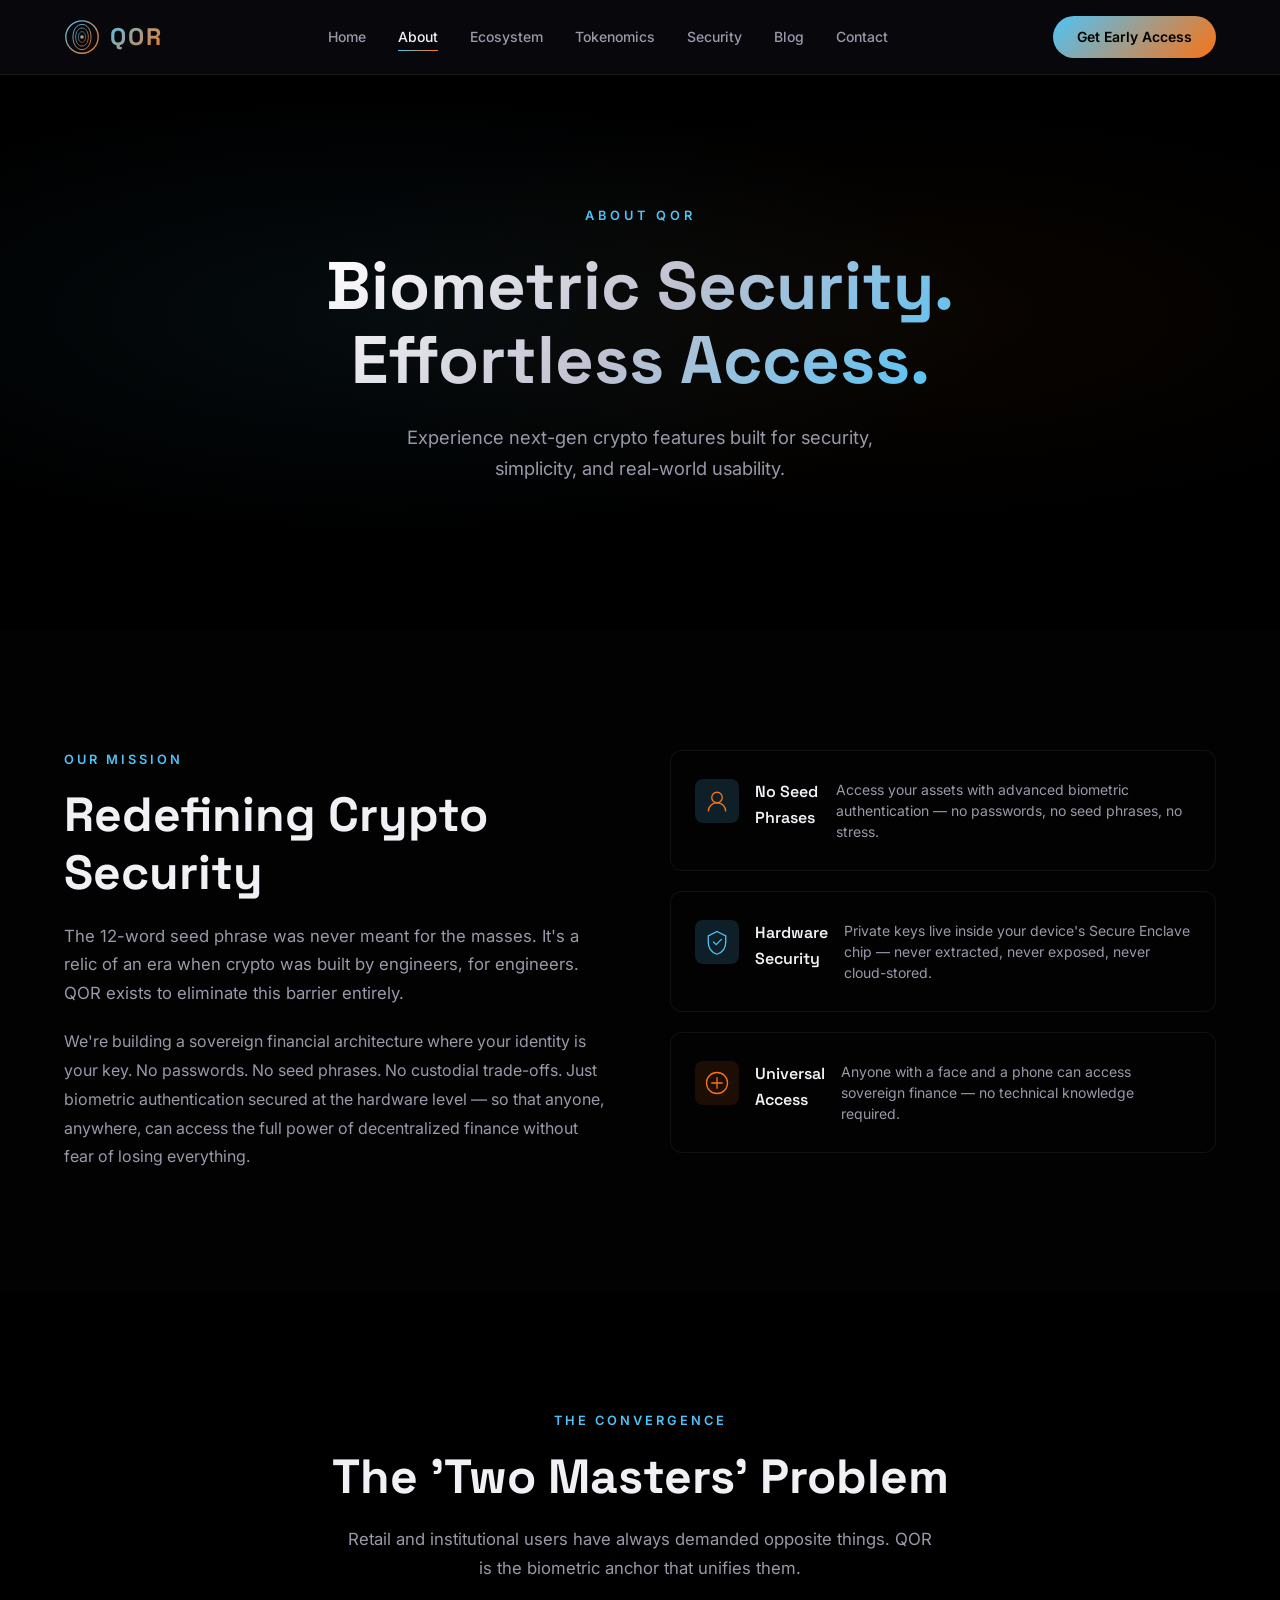
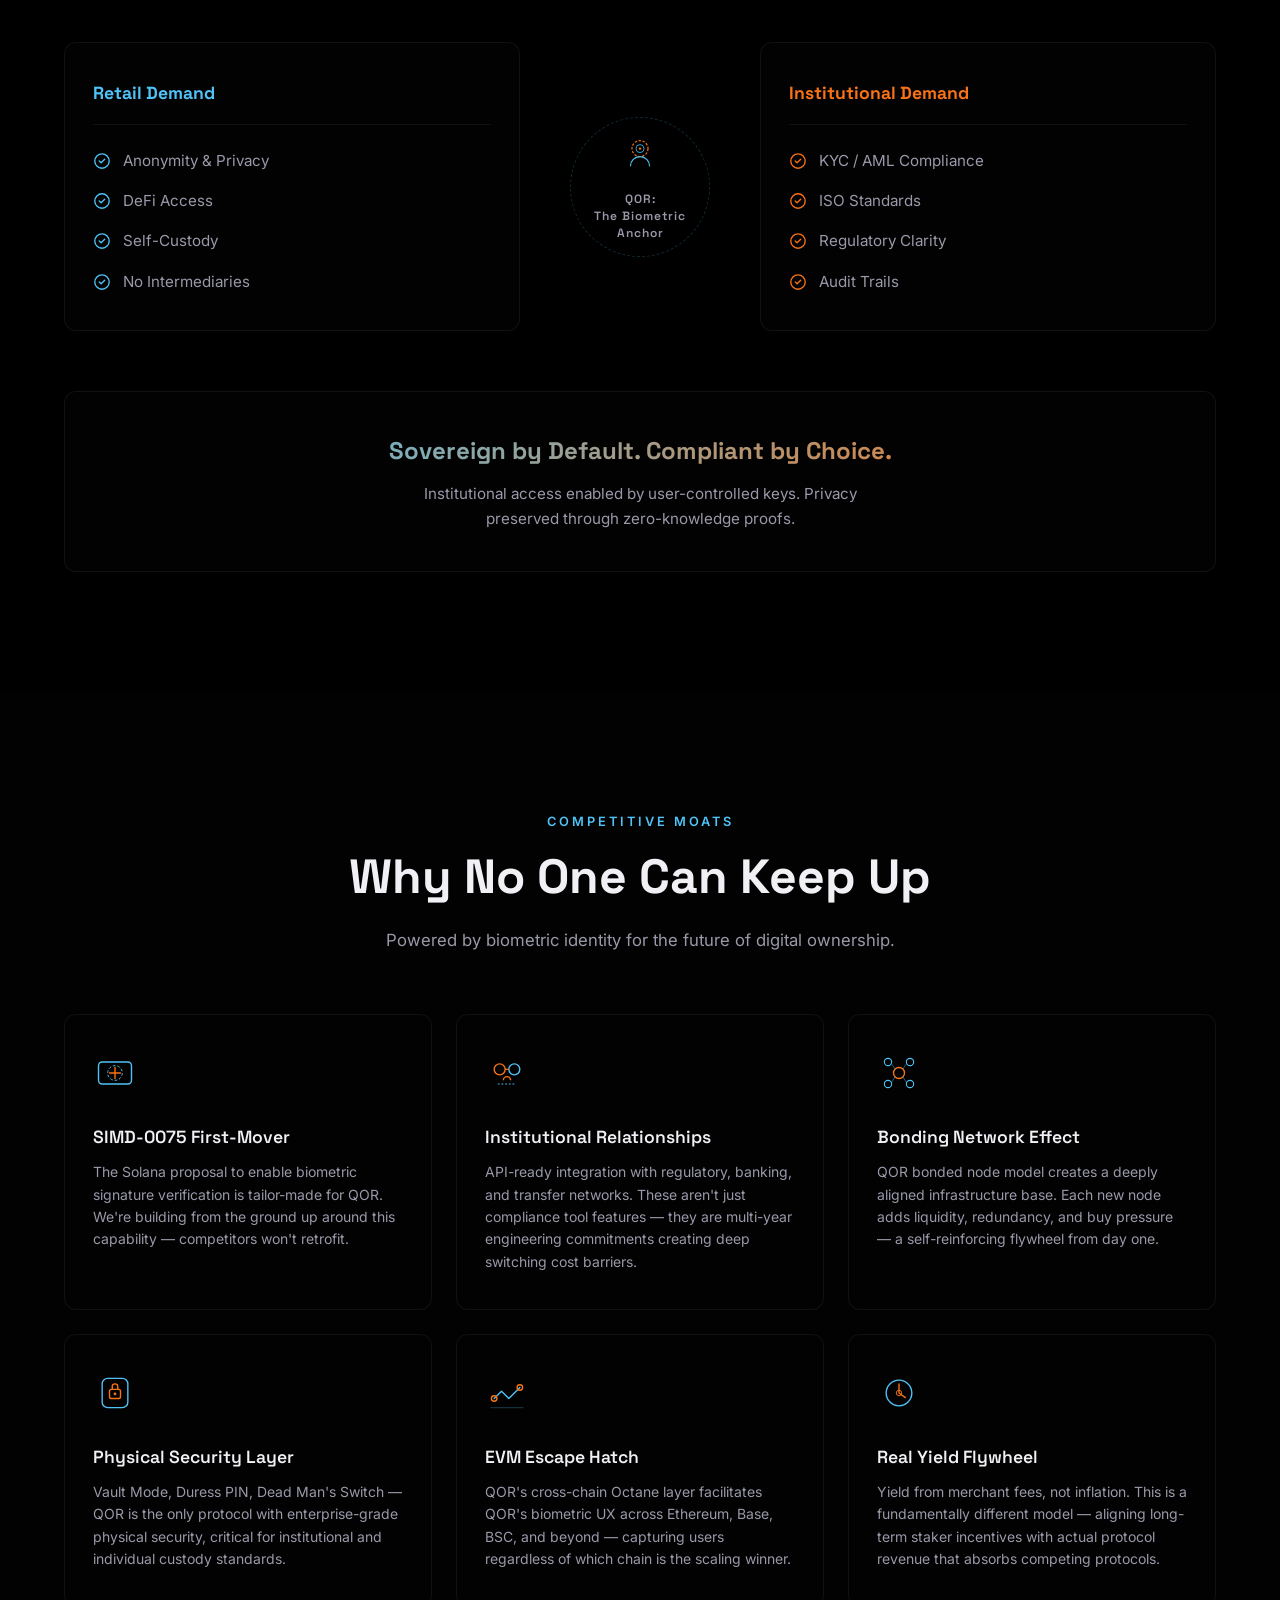
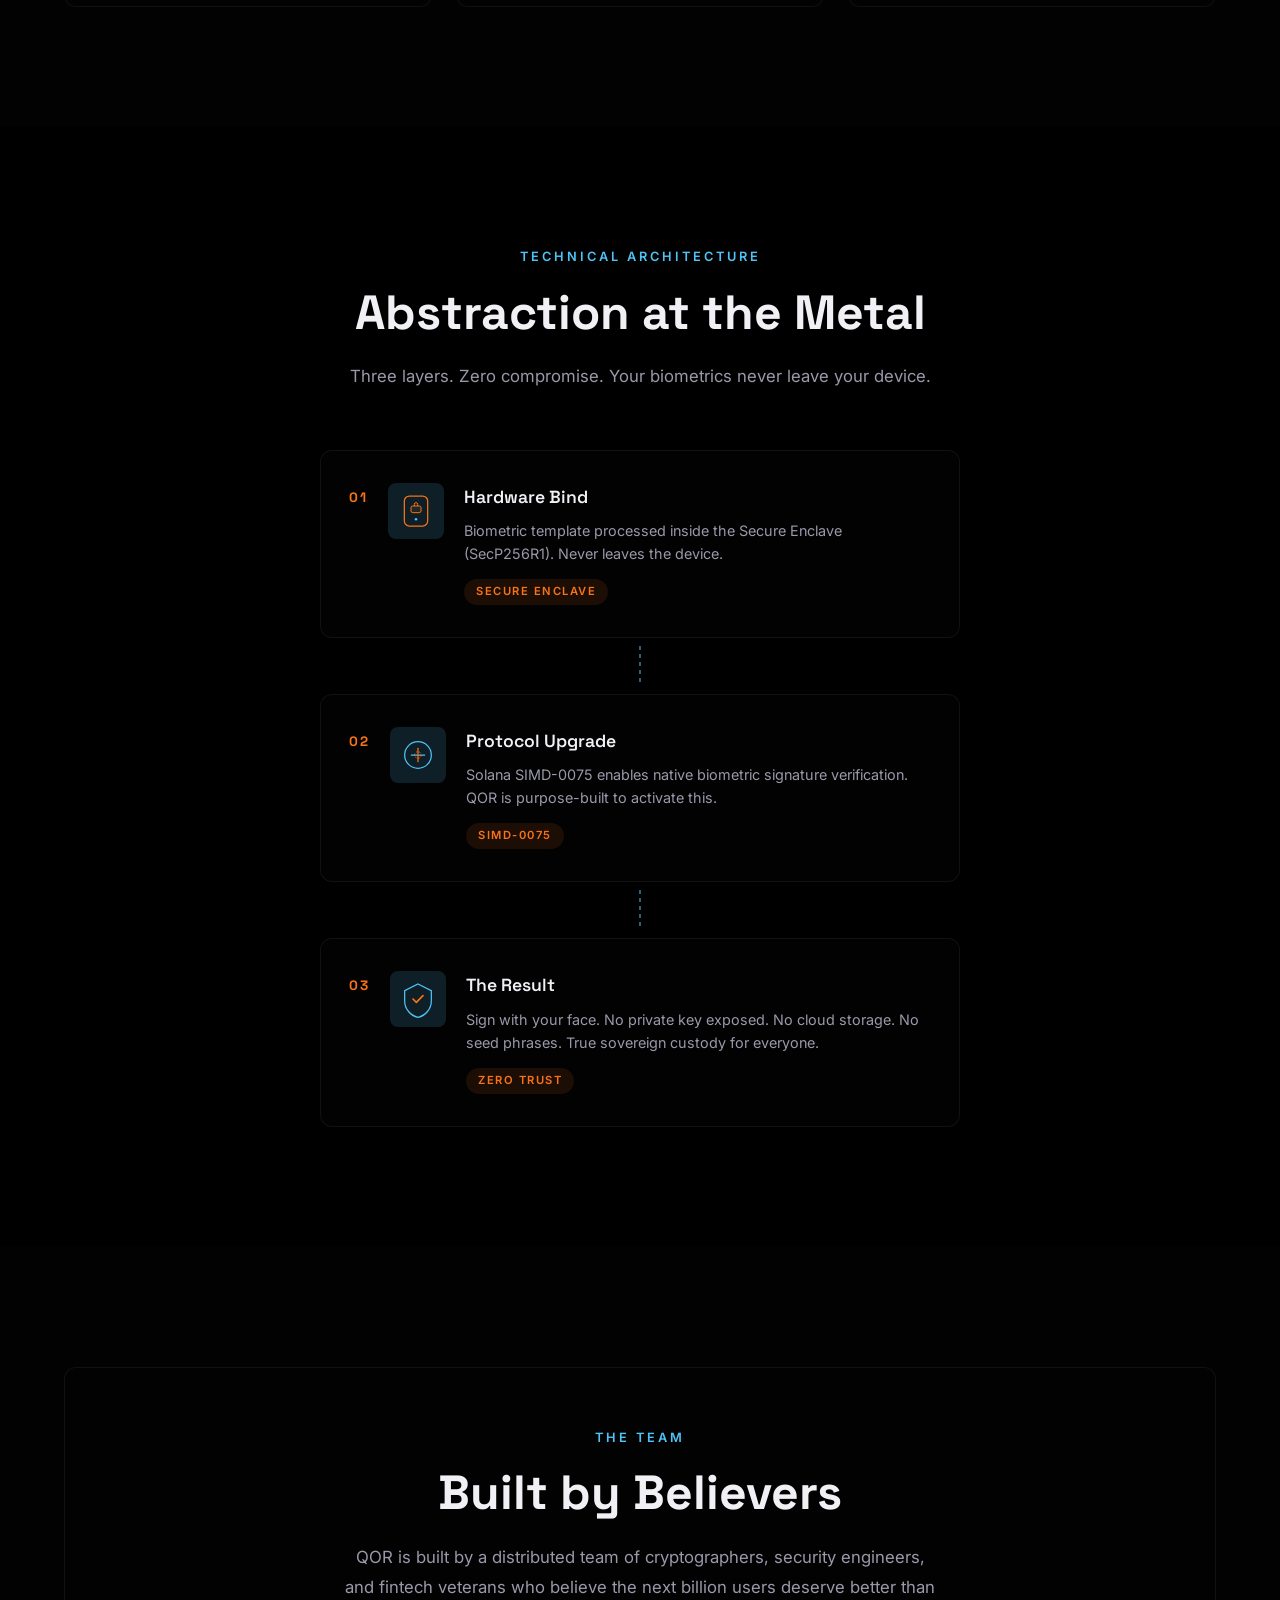
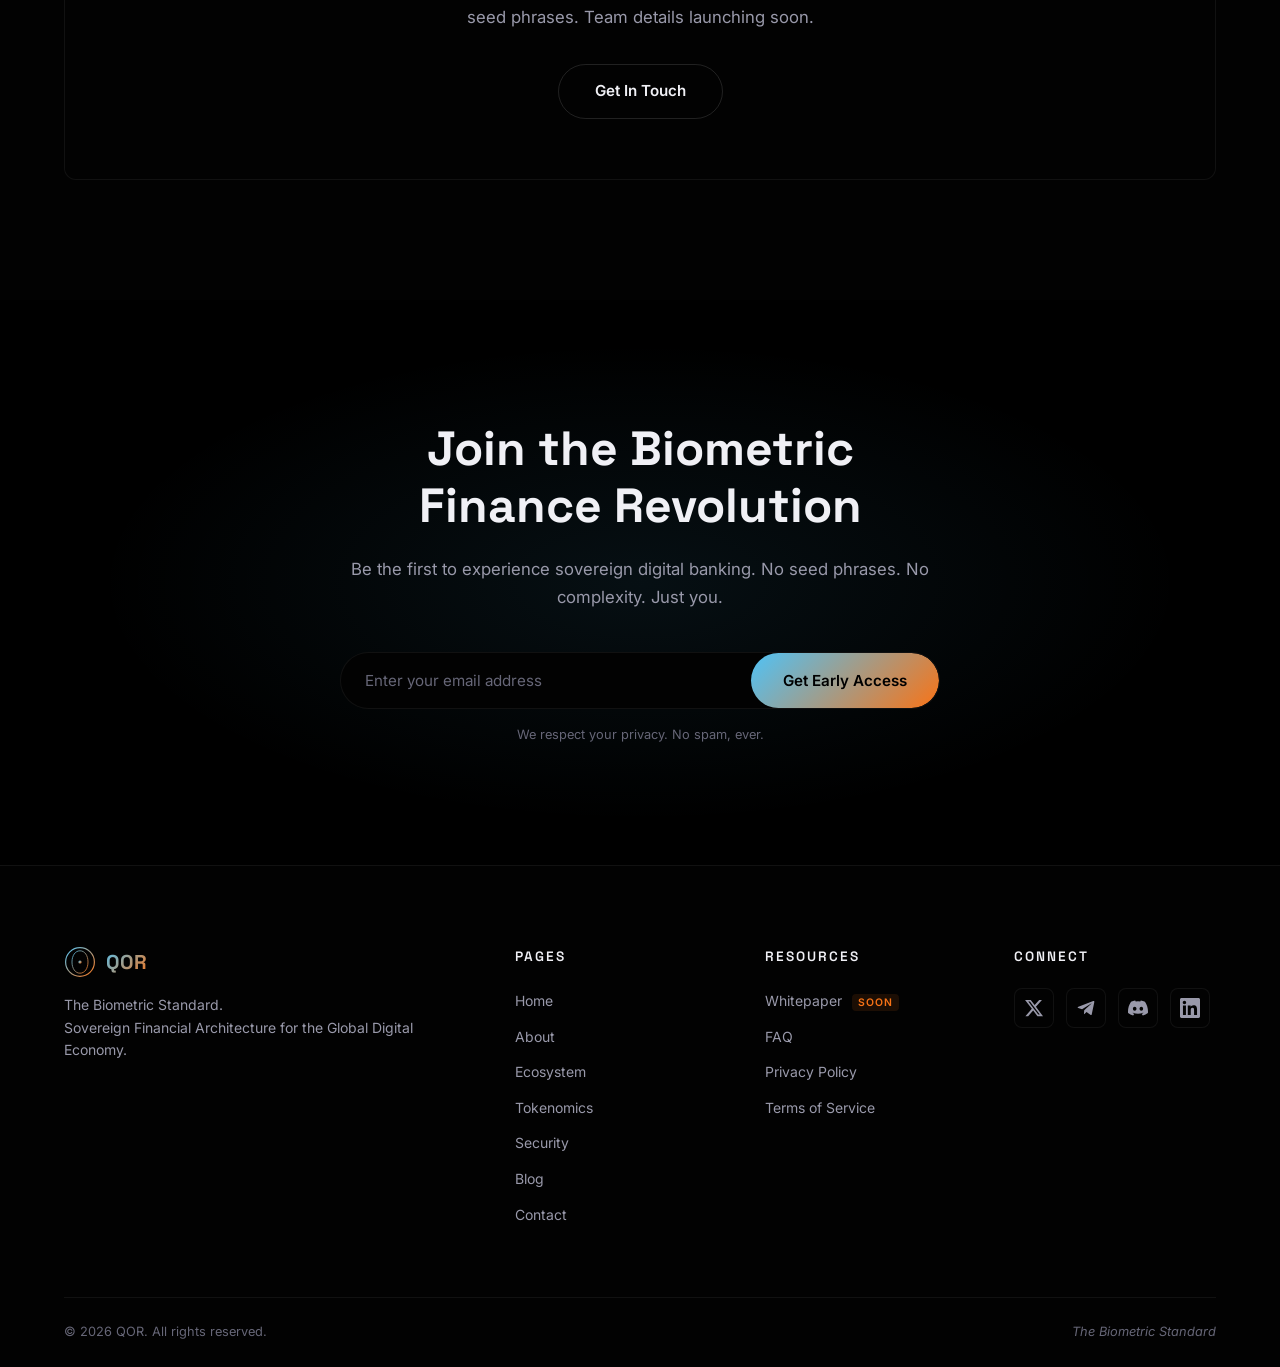
<file: website/about.html>
<!DOCTYPE html>
<html lang="en">
<head>
  <meta charset="UTF-8">
  <meta name="viewport" content="width=device-width, initial-scale=1.0">
  <title>About — QOR | The Biometric Standard</title>
  <link rel="stylesheet" href="css/styles.css">
  <link rel="preconnect" href="https://fonts.googleapis.com">
  <link rel="preconnect" href="https://fonts.gstatic.com" crossorigin>
  <link href="https://fonts.googleapis.com/css2?family=Inter:wght@300;400;500;600;700;800&family=Space+Grotesk:wght@400;500;600;700&display=swap" rel="stylesheet">
</head>
<body>

  <!-- ===== NAVBAR ===== -->
  <nav class="navbar" id="navbar">
    <div class="nav-container">
      <a href="index.html" class="nav-logo">
        <svg class="logo-icon" viewBox="0 0 40 40" width="36" height="36">
          <circle cx="20" cy="20" r="18" stroke="url(#logoGrad)" stroke-width="1.5" fill="none"/>
          <path d="M20 6 C14 6 10 12 10 20 C10 28 14 34 20 34 C26 34 30 28 30 20 C30 12 26 6 20 6 Z" stroke="url(#logoGrad)" stroke-width="1" fill="none"/>
          <path d="M20 10 C16 10 13 14 13 20 C13 26 16 30 20 30 C24 30 27 26 27 20 C27 14 24 10 20 10 Z" stroke="url(#logoGrad)" stroke-width="0.8" fill="none"/>
          <path d="M20 14 C18 14 16 16 16 20 C16 24 18 26 20 26 C22 26 24 24 24 20 C24 16 22 14 20 14 Z" stroke="url(#logoGrad)" stroke-width="0.6" fill="none"/>
          <circle cx="20" cy="20" r="2" fill="url(#logoGrad)"/>
          <defs>
            <linearGradient id="logoGrad" x1="0%" y1="0%" x2="100%" y2="100%">
              <stop offset="0%" style="stop-color:#4FC3F7"/>
              <stop offset="100%" style="stop-color:#F97316"/>
            </linearGradient>
          </defs>
        </svg>
        <span class="logo-text">QOR</span>
      </a>

      <ul class="nav-links" id="navLinks">
        <li><a href="index.html">Home</a></li>
        <li><a href="about.html" class="active">About</a></li>
        <li><a href="ecosystem.html">Ecosystem</a></li>
        <li><a href="tokenomics.html">Tokenomics</a></li>
        <li><a href="security.html">Security</a></li>
        <li><a href="blog.html">Blog</a></li>
        <li><a href="contact.html">Contact</a></li>
      </ul>

      <a href="index.html#waitlist" class="nav-cta">Get Early Access</a>

      <button class="hamburger" id="hamburger" aria-label="Toggle menu">
        <span></span>
        <span></span>
        <span></span>
      </button>
    </div>
  </nav>

  <!-- ===== MOBILE MENU ===== -->
  <div class="mobile-menu" id="mobileMenu">
    <ul class="mobile-links">
      <li><a href="index.html">Home</a></li>
      <li><a href="about.html" class="active">About</a></li>
      <li><a href="ecosystem.html">Ecosystem</a></li>
      <li><a href="tokenomics.html">Tokenomics</a></li>
      <li><a href="security.html">Security</a></li>
      <li><a href="blog.html">Blog</a></li>
      <li><a href="contact.html">Contact</a></li>
    </ul>
    <a href="index.html#waitlist" class="nav-cta mobile-cta">Get Early Access</a>
  </div>


  <!-- ===== SECTION 1: ABOUT HERO ===== -->
  <section class="about-hero">
    <div class="about-hero-bg"></div>
    <div class="container">
      <div class="about-hero-content">
        <p class="hero-tag">About QOR</p>
        <h1 class="hero-title">Biometric Security.<br>Effortless Access.</h1>
        <p class="hero-sub">Experience next-gen crypto features built for security, simplicity, and real-world usability.</p>
      </div>
    </div>
  </section>


  <!-- ===== SECTION 2: MISSION ===== -->
  <section class="section about-mission" id="mission">
    <div class="container">
      <div class="mission-grid">
        <div class="mission-content">
          <p class="section-tag">Our Mission</p>
          <h2 class="section-title">Redefining Crypto Security</h2>
          <p class="section-sub">The 12-word seed phrase was never meant for the masses. It's a relic of an era when crypto was built by engineers, for engineers. QOR exists to eliminate this barrier entirely.</p>
          <p class="mission-body">We're building a sovereign financial architecture where your identity is your key. No passwords. No seed phrases. No custodial trade-offs. Just biometric authentication secured at the hardware level — so that anyone, anywhere, can access the full power of decentralized finance without fear of losing everything.</p>
        </div>
        <div class="mission-visual">
          <div class="mission-card-stack">
            <div class="mission-card mc-1" data-aos>
              <div class="mc-icon">
                <svg viewBox="0 0 32 32" width="28" height="28" fill="none">
                  <circle cx="16" cy="12" r="6" stroke="#F97316" stroke-width="1.5"/>
                  <path d="M6 28c0-5.5 4.5-10 10-10s10 4.5 10 10" stroke="#F97316" stroke-width="1.5"/>
                </svg>
              </div>
              <h4>No Seed Phrases</h4>
              <p>Access your assets with advanced biometric authentication — no passwords, no seed phrases, no stress.</p>
            </div>
            <div class="mission-card mc-2" data-aos>
              <div class="mc-icon">
                <svg viewBox="0 0 32 32" width="28" height="28" fill="none">
                  <path d="M16 4l10 5v7c0 7-4 12-10 14-6-2-10-7-10-14V9l10-5z" stroke="#4FC3F7" stroke-width="1.5"/>
                  <path d="M12 16l3 3 6-6" stroke="#4FC3F7" stroke-width="1.5" stroke-linecap="round" stroke-linejoin="round"/>
                </svg>
              </div>
              <h4>Hardware Security</h4>
              <p>Private keys live inside your device's Secure Enclave chip — never extracted, never exposed, never cloud-stored.</p>
            </div>
            <div class="mission-card mc-3" data-aos>
              <div class="mc-icon">
                <svg viewBox="0 0 32 32" width="28" height="28" fill="none">
                  <circle cx="16" cy="16" r="12" stroke="#F97316" stroke-width="1.5"/>
                  <path d="M10 16h12M16 10v12" stroke="#F97316" stroke-width="1.5" stroke-linecap="round"/>
                </svg>
              </div>
              <h4>Universal Access</h4>
              <p>Anyone with a face and a phone can access sovereign finance — no technical knowledge required.</p>
            </div>
          </div>
        </div>
      </div>
    </div>
  </section>


  <!-- ===== SECTION 3: TWO MASTERS ===== -->
  <section class="section about-two-masters" id="two-masters">
    <div class="container">
      <p class="section-tag">The Convergence</p>
      <h2 class="section-title">The 'Two Masters' Problem</h2>
      <p class="section-sub" style="margin: 0 auto 60px; text-align: center;">Retail and institutional users have always demanded opposite things. QOR is the biometric anchor that unifies them.</p>

      <div class="masters-grid">
        <div class="master-card master-retail" data-aos>
          <div class="master-label">Retail Demand</div>
          <ul class="master-list">
            <li>
              <svg viewBox="0 0 20 20" width="18" height="18" fill="none"><circle cx="10" cy="10" r="8" stroke="#4FC3F7" stroke-width="1.5"/><path d="M7 10l2 2 4-4" stroke="#4FC3F7" stroke-width="1.5" stroke-linecap="round" stroke-linejoin="round"/></svg>
              <span>Anonymity & Privacy</span>
            </li>
            <li>
              <svg viewBox="0 0 20 20" width="18" height="18" fill="none"><circle cx="10" cy="10" r="8" stroke="#4FC3F7" stroke-width="1.5"/><path d="M7 10l2 2 4-4" stroke="#4FC3F7" stroke-width="1.5" stroke-linecap="round" stroke-linejoin="round"/></svg>
              <span>DeFi Access</span>
            </li>
            <li>
              <svg viewBox="0 0 20 20" width="18" height="18" fill="none"><circle cx="10" cy="10" r="8" stroke="#4FC3F7" stroke-width="1.5"/><path d="M7 10l2 2 4-4" stroke="#4FC3F7" stroke-width="1.5" stroke-linecap="round" stroke-linejoin="round"/></svg>
              <span>Self-Custody</span>
            </li>
            <li>
              <svg viewBox="0 0 20 20" width="18" height="18" fill="none"><circle cx="10" cy="10" r="8" stroke="#4FC3F7" stroke-width="1.5"/><path d="M7 10l2 2 4-4" stroke="#4FC3F7" stroke-width="1.5" stroke-linecap="round" stroke-linejoin="round"/></svg>
              <span>No Intermediaries</span>
            </li>
          </ul>
        </div>

        <div class="master-anchor" data-aos>
          <div class="anchor-ring"></div>
          <div class="anchor-core">
            <svg viewBox="0 0 60 60" width="48" height="48" fill="none">
              <circle cx="30" cy="22" r="10" stroke="#F97316" stroke-width="1.5" stroke-dasharray="3 2"/>
              <circle cx="30" cy="22" r="5" stroke="#4FC3F7" stroke-width="1"/>
              <circle cx="30" cy="22" r="1.5" fill="#F97316"/>
              <path d="M18 44c0-6.6 5.4-12 12-12s12 5.4 12 12" stroke="#4FC3F7" stroke-width="1.5"/>
            </svg>
            <span class="anchor-label">QOR:<br>The Biometric<br>Anchor</span>
          </div>
        </div>

        <div class="master-card master-inst" data-aos>
          <div class="master-label">Institutional Demand</div>
          <ul class="master-list">
            <li>
              <svg viewBox="0 0 20 20" width="18" height="18" fill="none"><circle cx="10" cy="10" r="8" stroke="#F97316" stroke-width="1.5"/><path d="M7 10l2 2 4-4" stroke="#F97316" stroke-width="1.5" stroke-linecap="round" stroke-linejoin="round"/></svg>
              <span>KYC / AML Compliance</span>
            </li>
            <li>
              <svg viewBox="0 0 20 20" width="18" height="18" fill="none"><circle cx="10" cy="10" r="8" stroke="#F97316" stroke-width="1.5"/><path d="M7 10l2 2 4-4" stroke="#F97316" stroke-width="1.5" stroke-linecap="round" stroke-linejoin="round"/></svg>
              <span>ISO Standards</span>
            </li>
            <li>
              <svg viewBox="0 0 20 20" width="18" height="18" fill="none"><circle cx="10" cy="10" r="8" stroke="#F97316" stroke-width="1.5"/><path d="M7 10l2 2 4-4" stroke="#F97316" stroke-width="1.5" stroke-linecap="round" stroke-linejoin="round"/></svg>
              <span>Regulatory Clarity</span>
            </li>
            <li>
              <svg viewBox="0 0 20 20" width="18" height="18" fill="none"><circle cx="10" cy="10" r="8" stroke="#F97316" stroke-width="1.5"/><path d="M7 10l2 2 4-4" stroke="#F97316" stroke-width="1.5" stroke-linecap="round" stroke-linejoin="round"/></svg>
              <span>Audit Trails</span>
            </li>
          </ul>
        </div>
      </div>

      <div class="masters-tagline" data-aos>
        <h3>Sovereign by Default. Compliant by Choice.</h3>
        <p>Institutional access enabled by user-controlled keys. Privacy preserved through zero-knowledge proofs.</p>
      </div>
    </div>
  </section>


  <!-- ===== SECTION 4: WHY NO ONE CAN KEEP UP (MOATS) ===== -->
  <section class="section about-moats" id="moats">
    <div class="container">
      <p class="section-tag">Competitive Moats</p>
      <h2 class="section-title">Why No One Can Keep Up</h2>
      <p class="section-sub" style="margin: 0 auto 60px; text-align: center;">Powered by biometric identity for the future of digital ownership.</p>

      <div class="moats-grid">
        <div class="moat-card" data-aos>
          <div class="moat-icon">
            <svg viewBox="0 0 48 48" width="44" height="44" fill="none">
              <rect x="6" y="12" width="36" height="24" rx="4" stroke="#4FC3F7" stroke-width="1.5"/>
              <path d="M18 24h12M24 18v12" stroke="#F97316" stroke-width="1.5" stroke-linecap="round"/>
              <circle cx="24" cy="24" r="8" stroke="#4FC3F7" stroke-width="1" stroke-dasharray="3 2"/>
            </svg>
          </div>
          <h3>SIMD-0075 First-Mover</h3>
          <p>The Solana proposal to enable biometric signature verification is tailor-made for QOR. We're building from the ground up around this capability — competitors won't retrofit.</p>
        </div>

        <div class="moat-card" data-aos>
          <div class="moat-icon">
            <svg viewBox="0 0 48 48" width="44" height="44" fill="none">
              <circle cx="16" cy="20" r="6" stroke="#F97316" stroke-width="1.5"/>
              <circle cx="32" cy="20" r="6" stroke="#4FC3F7" stroke-width="1.5"/>
              <path d="M22 20h4" stroke="#F97316" stroke-width="1.5"/>
              <path d="M14 36h20" stroke="#4FC3F7" stroke-width="1" stroke-dasharray="2 2"/>
              <path d="M20 32c0-2.2 1.8-4 4-4s4 1.8 4 4" stroke="#F97316" stroke-width="1.5"/>
            </svg>
          </div>
          <h3>Institutional Relationships</h3>
          <p>API-ready integration with regulatory, banking, and transfer networks. These aren't just compliance tool features — they are multi-year engineering commitments creating deep switching cost barriers.</p>
        </div>

        <div class="moat-card" data-aos>
          <div class="moat-icon">
            <svg viewBox="0 0 48 48" width="44" height="44" fill="none">
              <circle cx="24" cy="24" r="6" stroke="#F97316" stroke-width="1.5"/>
              <circle cx="12" cy="12" r="4" stroke="#4FC3F7" stroke-width="1.2"/>
              <circle cx="36" cy="12" r="4" stroke="#4FC3F7" stroke-width="1.2"/>
              <circle cx="12" cy="36" r="4" stroke="#4FC3F7" stroke-width="1.2"/>
              <circle cx="36" cy="36" r="4" stroke="#4FC3F7" stroke-width="1.2"/>
              <line x1="16" y1="14" x2="20" y2="20" stroke="#4FC3F7" stroke-width="1" opacity="0.5"/>
              <line x1="32" y1="14" x2="28" y2="20" stroke="#4FC3F7" stroke-width="1" opacity="0.5"/>
              <line x1="16" y1="34" x2="20" y2="28" stroke="#4FC3F7" stroke-width="1" opacity="0.5"/>
              <line x1="32" y1="34" x2="28" y2="28" stroke="#4FC3F7" stroke-width="1" opacity="0.5"/>
            </svg>
          </div>
          <h3>Bonding Network Effect</h3>
          <p>QOR bonded node model creates a deeply aligned infrastructure base. Each new node adds liquidity, redundancy, and buy pressure — a self-reinforcing flywheel from day one.</p>
        </div>

        <div class="moat-card" data-aos>
          <div class="moat-icon">
            <svg viewBox="0 0 48 48" width="44" height="44" fill="none">
              <rect x="10" y="8" width="28" height="32" rx="6" stroke="#4FC3F7" stroke-width="1.5"/>
              <rect x="18" y="20" width="12" height="10" rx="2" stroke="#F97316" stroke-width="1.5"/>
              <path d="M21 20v-3a3 3 0 0 1 6 0v3" stroke="#F97316" stroke-width="1.5"/>
              <circle cx="24" cy="25" r="1.5" fill="#F97316"/>
            </svg>
          </div>
          <h3>Physical Security Layer</h3>
          <p>Vault Mode, Duress PIN, Dead Man's Switch — QOR is the only protocol with enterprise-grade physical security, critical for institutional and individual custody standards.</p>
        </div>

        <div class="moat-card" data-aos>
          <div class="moat-icon">
            <svg viewBox="0 0 48 48" width="44" height="44" fill="none">
              <path d="M10 30l8-8 8 8 12-12" stroke="#4FC3F7" stroke-width="1.5" stroke-linecap="round" stroke-linejoin="round"/>
              <circle cx="10" cy="30" r="3" stroke="#F97316" stroke-width="1.5"/>
              <circle cx="38" cy="18" r="3" stroke="#F97316" stroke-width="1.5"/>
              <path d="M6 40h36" stroke="#4FC3F7" stroke-width="1" opacity="0.3"/>
            </svg>
          </div>
          <h3>EVM Escape Hatch</h3>
          <p>QOR's cross-chain Octane layer facilitates QOR's biometric UX across Ethereum, Base, BSC, and beyond — capturing users regardless of which chain is the scaling winner.</p>
        </div>

        <div class="moat-card" data-aos>
          <div class="moat-icon">
            <svg viewBox="0 0 48 48" width="44" height="44" fill="none">
              <circle cx="24" cy="24" r="14" stroke="#4FC3F7" stroke-width="1.5"/>
              <path d="M24 14v10l7 5" stroke="#F97316" stroke-width="1.5" stroke-linecap="round"/>
              <circle cx="24" cy="24" r="3" stroke="#F97316" stroke-width="1"/>
            </svg>
          </div>
          <h3>Real Yield Flywheel</h3>
          <p>Yield from merchant fees, not inflation. This is a fundamentally different model — aligning long-term staker incentives with actual protocol revenue that absorbs competing protocols.</p>
        </div>
      </div>
    </div>
  </section>


  <!-- ===== SECTION 5: ABSTRACTION AT THE METAL ===== -->
  <section class="section about-tech" id="tech">
    <div class="container">
      <p class="section-tag">Technical Architecture</p>
      <h2 class="section-title">Abstraction at the Metal</h2>
      <p class="section-sub" style="margin: 0 auto 60px; text-align: center;">Three layers. Zero compromise. Your biometrics never leave your device.</p>

      <div class="tech-stack">
        <div class="tech-layer" data-aos>
          <div class="tech-layer-num">01</div>
          <div class="tech-layer-content">
            <div class="tech-layer-icon">
              <svg viewBox="0 0 48 48" width="40" height="40" fill="none">
                <rect x="10" y="6" width="28" height="36" rx="6" stroke="#F97316" stroke-width="1.5"/>
                <rect x="18" y="18" width="12" height="8" rx="2" stroke="#F97316" stroke-width="1.2" fill="rgba(249,115,22,0.1)"/>
                <path d="M22 18v-2a2 2 0 0 1 4 0v2" stroke="#F97316" stroke-width="1.2"/>
                <line x1="24" y1="34" x2="24" y2="34" stroke="#4FC3F7" stroke-width="3" stroke-linecap="round"/>
              </svg>
            </div>
            <div>
              <h3>Hardware Bind</h3>
              <p class="tech-detail">Biometric template processed inside the Secure Enclave (SecP256R1). Never leaves the device.</p>
              <span class="tech-badge">Secure Enclave</span>
            </div>
          </div>
        </div>

        <div class="tech-connector">
          <svg viewBox="0 0 2 40" width="2" height="40">
            <line x1="1" y1="0" x2="1" y2="40" stroke="#4FC3F7" stroke-width="1" stroke-dasharray="4 4"/>
          </svg>
        </div>

        <div class="tech-layer" data-aos>
          <div class="tech-layer-num">02</div>
          <div class="tech-layer-content">
            <div class="tech-layer-icon">
              <svg viewBox="0 0 48 48" width="40" height="40" fill="none">
                <circle cx="24" cy="24" r="16" stroke="#4FC3F7" stroke-width="1.5"/>
                <path d="M16 24h16" stroke="#4FC3F7" stroke-width="1.5" stroke-linecap="round"/>
                <path d="M24 16v16" stroke="#F97316" stroke-width="1.5" stroke-linecap="round"/>
                <circle cx="24" cy="24" r="4" stroke="#F97316" stroke-width="1" stroke-dasharray="2 2"/>
              </svg>
            </div>
            <div>
              <h3>Protocol Upgrade</h3>
              <p class="tech-detail">Solana SIMD-0075 enables native biometric signature verification. QOR is purpose-built to activate this.</p>
              <span class="tech-badge">SIMD-0075</span>
            </div>
          </div>
        </div>

        <div class="tech-connector">
          <svg viewBox="0 0 2 40" width="2" height="40">
            <line x1="1" y1="0" x2="1" y2="40" stroke="#4FC3F7" stroke-width="1" stroke-dasharray="4 4"/>
          </svg>
        </div>

        <div class="tech-layer" data-aos>
          <div class="tech-layer-num">03</div>
          <div class="tech-layer-content">
            <div class="tech-layer-icon">
              <svg viewBox="0 0 48 48" width="40" height="40" fill="none">
                <path d="M24 6l16 8v12c0 10-7 18-16 20-9-2-16-10-16-20V14l16-8z" stroke="#4FC3F7" stroke-width="1.5"/>
                <path d="M18 24l4 4 8-8" stroke="#F97316" stroke-width="2" stroke-linecap="round" stroke-linejoin="round"/>
              </svg>
            </div>
            <div>
              <h3>The Result</h3>
              <p class="tech-detail">Sign with your face. No private key exposed. No cloud storage. No seed phrases. True sovereign custody for everyone.</p>
              <span class="tech-badge">Zero Trust</span>
            </div>
          </div>
        </div>
      </div>
    </div>
  </section>


  <!-- ===== SECTION 6: TEAM PLACEHOLDER ===== -->
  <section class="section about-team" id="team">
    <div class="container">
      <div class="team-banner" data-aos>
        <p class="section-tag">The Team</p>
        <h2 class="section-title">Built by Believers</h2>
        <p class="section-sub" style="margin: 0 auto;">QOR is built by a distributed team of cryptographers, security engineers, and fintech veterans who believe the next billion users deserve better than seed phrases. Team details launching soon.</p>
        <div class="team-cta">
          <a href="contact.html" class="btn-secondary">Get In Touch</a>
        </div>
      </div>
    </div>
  </section>


  <!-- ===== SECTION 7: CTA ===== -->
  <section class="section waitlist" id="waitlist">
    <div class="container">
      <div class="waitlist-content">
        <h2 class="waitlist-title">Join the Biometric<br>Finance Revolution</h2>
        <p class="waitlist-sub">Be the first to experience sovereign digital banking. No seed phrases. No complexity. Just you.</p>
        <form class="waitlist-form" id="waitlistForm">
          <input type="email" placeholder="Enter your email address" required>
          <button type="submit">Get Early Access</button>
        </form>
        <p class="waitlist-note">We respect your privacy. No spam, ever.</p>
      </div>
    </div>
  </section>


  <!-- ===== FOOTER ===== -->
  <footer class="footer" id="footer">
    <div class="container">
      <div class="footer-grid">

        <div class="footer-col footer-brand">
          <a href="index.html" class="footer-logo">
            <svg class="logo-icon" viewBox="0 0 40 40" width="32" height="32">
              <circle cx="20" cy="20" r="18" stroke="url(#footLogoGrad)" stroke-width="1.5" fill="none"/>
              <path d="M20 6 C14 6 10 12 10 20 C10 28 14 34 20 34 C26 34 30 28 30 20 C30 12 26 6 20 6 Z" stroke="url(#footLogoGrad)" stroke-width="1" fill="none"/>
              <circle cx="20" cy="20" r="2" fill="url(#footLogoGrad)"/>
              <defs>
                <linearGradient id="footLogoGrad" x1="0%" y1="0%" x2="100%" y2="100%">
                  <stop offset="0%" style="stop-color:#4FC3F7"/>
                  <stop offset="100%" style="stop-color:#F97316"/>
                </linearGradient>
              </defs>
            </svg>
            <span>QOR</span>
          </a>
          <p class="footer-tagline">The Biometric Standard.<br>Sovereign Financial Architecture for the Global Digital Economy.</p>
        </div>

        <div class="footer-col">
          <h4>Pages</h4>
          <ul>
            <li><a href="index.html">Home</a></li>
            <li><a href="about.html">About</a></li>
            <li><a href="ecosystem.html">Ecosystem</a></li>
            <li><a href="tokenomics.html">Tokenomics</a></li>
            <li><a href="security.html">Security</a></li>
            <li><a href="blog.html">Blog</a></li>
            <li><a href="contact.html">Contact</a></li>
          </ul>
        </div>

        <div class="footer-col">
          <h4>Resources</h4>
          <ul>
            <li><a href="#">Whitepaper <span class="coming-soon">Soon</span></a></li>
            <li><a href="contact.html#faq">FAQ</a></li>
            <li><a href="#">Privacy Policy</a></li>
            <li><a href="#">Terms of Service</a></li>
          </ul>
        </div>

        <div class="footer-col">
          <h4>Connect</h4>
          <div class="social-links">
            <a href="#" aria-label="Twitter/X">
              <svg viewBox="0 0 24 24" width="20" height="20" fill="currentColor">
                <path d="M18.244 2.25h3.308l-7.227 8.26 8.502 11.24H16.17l-5.214-6.817L4.99 21.75H1.68l7.73-8.835L1.254 2.25H8.08l4.713 6.231zm-1.161 17.52h1.833L7.084 4.126H5.117z"/>
              </svg>
            </a>
            <a href="#" aria-label="Telegram">
              <svg viewBox="0 0 24 24" width="20" height="20" fill="currentColor">
                <path d="M20.665 3.717l-17.73 6.837c-1.21.486-1.203 1.161-.222 1.462l4.552 1.42 10.532-6.645c.498-.303.953-.14.579.192l-8.533 7.701h-.002l.002.001-.314 4.692c.46 0 .663-.211.921-.46l2.211-2.15 4.599 3.397c.848.467 1.457.227 1.668-.785l3.019-14.228c.309-1.239-.473-1.8-1.282-1.434z"/>
              </svg>
            </a>
            <a href="#" aria-label="Discord">
              <svg viewBox="0 0 24 24" width="20" height="20" fill="currentColor">
                <path d="M20.317 4.37a19.791 19.791 0 0 0-4.885-1.515.074.074 0 0 0-.079.037c-.21.375-.444.864-.608 1.25a18.27 18.27 0 0 0-5.487 0 12.64 12.64 0 0 0-.617-1.25.077.077 0 0 0-.079-.037A19.736 19.736 0 0 0 3.677 4.37a.07.07 0 0 0-.032.027C.533 9.046-.32 13.58.099 18.057a.082.082 0 0 0 .031.057 19.9 19.9 0 0 0 5.993 3.03.078.078 0 0 0 .084-.028 14.09 14.09 0 0 0 1.226-1.994.076.076 0 0 0-.041-.106 13.107 13.107 0 0 1-1.872-.892.077.077 0 0 1-.008-.128 10.2 10.2 0 0 0 .372-.292.074.074 0 0 1 .077-.01c3.928 1.793 8.18 1.793 12.062 0a.074.074 0 0 1 .078.01c.12.098.246.198.373.292a.077.077 0 0 1-.006.127 12.299 12.299 0 0 1-1.873.892.077.077 0 0 0-.041.107c.36.698.772 1.362 1.225 1.993a.076.076 0 0 0 .084.028 19.839 19.839 0 0 0 6.002-3.03.077.077 0 0 0 .032-.054c.5-5.177-.838-9.674-3.549-13.66a.061.061 0 0 0-.031-.03zM8.02 15.33c-1.183 0-2.157-1.085-2.157-2.419 0-1.333.956-2.419 2.157-2.419 1.21 0 2.176 1.095 2.157 2.42 0 1.333-.956 2.418-2.157 2.418zm7.975 0c-1.183 0-2.157-1.085-2.157-2.419 0-1.333.956-2.419 2.157-2.419 1.21 0 2.176 1.095 2.157 2.42 0 1.333-.947 2.418-2.157 2.418z"/>
              </svg>
            </a>
            <a href="#" aria-label="LinkedIn">
              <svg viewBox="0 0 24 24" width="20" height="20" fill="currentColor">
                <path d="M20.447 20.452h-3.554v-5.569c0-1.328-.027-3.037-1.852-3.037-1.853 0-2.136 1.445-2.136 2.939v5.667H9.351V9h3.414v1.561h.046c.477-.9 1.637-1.85 3.37-1.85 3.601 0 4.267 2.37 4.267 5.455v6.286zM5.337 7.433c-1.144 0-2.063-.926-2.063-2.065 0-1.138.92-2.063 2.063-2.063 1.14 0 2.064.925 2.064 2.063 0 1.139-.925 2.065-2.064 2.065zm1.782 13.019H3.555V9h3.564v11.452zM22.225 0H1.771C.792 0 0 .774 0 1.729v20.542C0 23.227.792 24 1.771 24h20.451C23.2 24 24 23.227 24 22.271V1.729C24 .774 23.2 0 22.222 0h.003z"/>
              </svg>
            </a>
          </div>
        </div>
      </div>

      <div class="footer-bottom">
        <p>&copy; 2026 QOR. All rights reserved.</p>
        <p class="footer-bottom-tagline">The Biometric Standard</p>
      </div>
    </div>
  </footer>


  <script src="js/script.js"></script>
</body>
</html>
</file>
<file: website/css/styles.css>
/* ===== RESET & BASE ===== */
*, *::before, *::after {
  margin: 0;
  padding: 0;
  box-sizing: border-box;
}

:root {
  --bg-primary: #000000;
  --bg-secondary: #020202;
  --bg-card: #020202;
  --bg-card-hover: #040404;
  --text-primary: #F0F0F5;
  --text-secondary: #9999AA;
  --text-muted: #666677;
  --accent-blue: #4FC3F7;
  --accent-orange: #F97316;
  --accent-blue-dim: rgba(79, 195, 247, 0.15);
  --accent-orange-dim: rgba(249, 115, 22, 0.1);
  --border: rgba(255, 255, 255, 0.06);
  --border-hover: rgba(255, 255, 255, 0.12);
  --gradient-main: linear-gradient(135deg, #4FC3F7, #F97316);
  --font-heading: 'Space Grotesk', sans-serif;
  --font-body: 'Inter', sans-serif;
  --max-width: 1200px;
  --section-padding: 120px 0;
  --radius: 12px;
  --radius-sm: 8px;
  --transition: 0.3s ease;
}

html {
  scroll-behavior: smooth;
  font-size: 16px;
}

body {
  font-family: var(--font-body);
  background: var(--bg-primary);
  color: var(--text-primary);
  line-height: 1.6;
  overflow-x: hidden;
  -webkit-font-smoothing: antialiased;
}

a {
  text-decoration: none;
  color: inherit;
  transition: color var(--transition);
}

ul {
  list-style: none;
}

img {
  max-width: 100%;
  display: block;
}

.container {
  max-width: var(--max-width);
  margin: 0 auto;
  padding: 0 24px;
}


/* ===== NAVBAR ===== */
.navbar {
  position: fixed;
  top: 0;
  left: 0;
  right: 0;
  z-index: 1000;
  padding: 16px 0;
  background: rgba(10, 10, 15, 0.8);
  backdrop-filter: blur(20px);
  -webkit-backdrop-filter: blur(20px);
  border-bottom: 1px solid var(--border);
  transition: all var(--transition);
}

.navbar.scrolled {
  padding: 10px 0;
  background: rgba(10, 10, 15, 0.95);
}

.nav-container {
  max-width: var(--max-width);
  margin: 0 auto;
  padding: 0 24px;
  display: flex;
  align-items: center;
  justify-content: space-between;
}

.nav-logo {
  display: flex;
  align-items: center;
  gap: 10px;
  z-index: 1001;
}

.logo-text {
  font-family: var(--font-heading);
  font-size: 1.5rem;
  font-weight: 700;
  letter-spacing: 2px;
  background: var(--gradient-main);
  -webkit-background-clip: text;
  -webkit-text-fill-color: transparent;
  background-clip: text;
}

.nav-links {
  display: flex;
  align-items: center;
  gap: 32px;
}

.nav-links a {
  font-size: 0.875rem;
  font-weight: 500;
  color: var(--text-secondary);
  position: relative;
  padding: 4px 0;
  transition: color var(--transition);
}

.nav-links a:hover,
.nav-links a.active {
  color: var(--text-primary);
}

.nav-links a::after {
  content: '';
  position: absolute;
  bottom: -2px;
  left: 0;
  width: 0;
  height: 1px;
  background: var(--gradient-main);
  transition: width var(--transition);
}

.nav-links a:hover::after,
.nav-links a.active::after {
  width: 100%;
}

.nav-cta {
  padding: 10px 24px;
  font-size: 0.875rem;
  font-weight: 600;
  color: var(--bg-primary);
  background: var(--gradient-main);
  border-radius: 100px;
  transition: opacity var(--transition), transform var(--transition);
}

.nav-cta:hover {
  opacity: 0.9;
  transform: translateY(-1px);
}

.hamburger {
  display: none;
  flex-direction: column;
  gap: 5px;
  background: none;
  border: none;
  cursor: pointer;
  padding: 4px;
  z-index: 1001;
}

.hamburger span {
  width: 24px;
  height: 2px;
  background: var(--text-primary);
  border-radius: 2px;
  transition: all var(--transition);
}

.hamburger.active span:nth-child(1) {
  transform: rotate(45deg) translate(5px, 5px);
}

.hamburger.active span:nth-child(2) {
  opacity: 0;
}

.hamburger.active span:nth-child(3) {
  transform: rotate(-45deg) translate(5px, -5px);
}


/* ===== MOBILE MENU ===== */
.mobile-menu {
  position: fixed;
  top: 0;
  left: 0;
  right: 0;
  bottom: 0;
  background: rgba(10, 10, 15, 0.98);
  backdrop-filter: blur(20px);
  z-index: 999;
  display: flex;
  flex-direction: column;
  align-items: center;
  justify-content: center;
  gap: 40px;
  opacity: 0;
  pointer-events: none;
  transition: opacity 0.4s ease;
}

.mobile-menu.active {
  opacity: 1;
  pointer-events: all;
}

.mobile-links {
  display: flex;
  flex-direction: column;
  align-items: center;
  gap: 24px;
}

.mobile-links a {
  font-family: var(--font-heading);
  font-size: 1.5rem;
  font-weight: 600;
  color: var(--text-secondary);
  transition: color var(--transition);
}

.mobile-links a:hover,
.mobile-links a.active {
  color: var(--text-primary);
}

.mobile-cta {
  margin-top: 20px;
}


/* ===== SECTION COMMON ===== */
.section {
  padding: var(--section-padding);
  position: relative;
}

.section-tag {
  font-size: 0.8rem;
  font-weight: 600;
  text-transform: uppercase;
  letter-spacing: 3px;
  color: var(--accent-blue);
  margin-bottom: 16px;
}

.section-title {
  font-family: var(--font-heading);
  font-size: clamp(2rem, 4vw, 3rem);
  font-weight: 700;
  line-height: 1.2;
  margin-bottom: 20px;
}

.section-sub {
  font-size: 1.05rem;
  color: var(--text-secondary);
  max-width: 600px;
  line-height: 1.7;
}

.section-cta {
  margin-top: 48px;
  text-align: center;
}


/* ===== BUTTONS ===== */
.btn-primary {
  display: inline-block;
  padding: 14px 36px;
  font-size: 0.95rem;
  font-weight: 600;
  color: var(--bg-primary);
  background: var(--gradient-main);
  border-radius: 100px;
  border: none;
  cursor: pointer;
  transition: opacity var(--transition), transform var(--transition);
}

.btn-primary:hover {
  opacity: 0.9;
  transform: translateY(-2px);
}

.btn-secondary {
  display: inline-block;
  padding: 14px 36px;
  font-size: 0.95rem;
  font-weight: 600;
  color: var(--text-primary);
  background: transparent;
  border: 1px solid var(--border-hover);
  border-radius: 100px;
  cursor: pointer;
  transition: all var(--transition);
}

.btn-secondary:hover {
  border-color: var(--accent-blue);
  background: var(--accent-blue-dim);
  transform: translateY(-2px);
}


/* ===== HERO ===== */
.hero {
  min-height: 100vh;
  display: flex;
  align-items: center;
  justify-content: center;
  position: relative;
  overflow: hidden;
  padding: 120px 0 80px;
}

#heroCanvas {
  position: absolute;
  top: 0;
  left: 0;
  width: 100%;
  height: 100%;
  z-index: 0;
}

.hero::before {
  content: '';
  position: absolute;
  top: 50%;
  left: 50%;
  transform: translate(-50%, -50%);
  width: 600px;
  height: 600px;
  background: radial-gradient(circle, rgba(79, 195, 247, 0.06) 0%, transparent 70%);
  z-index: 0;
}

.hero-content {
  position: relative;
  z-index: 1;
  text-align: left;
}

.hero-tag {
  font-size: 0.8rem;
  font-weight: 600;
  text-transform: uppercase;
  letter-spacing: 4px;
  color: var(--accent-blue);
  margin-bottom: 24px;
}

.hero-title {
  font-family: var(--font-heading);
  font-size: clamp(2.8rem, 7vw, 5rem);
  font-weight: 800;
  line-height: 1.05;
  margin-bottom: 24px;
  background: linear-gradient(135deg, #FFFFFF 0%, #C0C0D0 50%, #4FC3F7 100%);
  -webkit-background-clip: text;
  -webkit-text-fill-color: transparent;
  background-clip: text;
}

.hero-sub {
  font-size: 1.15rem;
  color: var(--text-secondary);
  margin-bottom: 40px;
  line-height: 1.7;
}

.hero-form {
  display: flex;
  gap: 0;
  max-width: 480px;
  margin: 0 0 24px;
  background: var(--bg-card);
  border: 1px solid var(--border);
  border-radius: 100px;
  overflow: hidden;
  transition: border-color var(--transition);
}

.hero-form:focus-within {
  border-color: var(--accent-blue);
}

.hero-form input {
  flex: 1;
  padding: 16px 24px;
  font-size: 0.95rem;
  font-family: var(--font-body);
  background: transparent;
  border: none;
  outline: none;
  color: var(--text-primary);
}

.hero-form input::placeholder {
  color: var(--text-muted);
}

.hero-form button {
  padding: 16px 28px;
  font-size: 0.875rem;
  font-weight: 600;
  font-family: var(--font-body);
  color: var(--bg-primary);
  background: var(--gradient-main);
  border: none;
  border-radius: 100px;
  cursor: pointer;
  white-space: nowrap;
  transition: opacity var(--transition);
}

.hero-form button:hover {
  opacity: 0.9;
}

.hero-trust {
  display: flex;
  align-items: center;
  justify-content: flex-start;
  gap: 16px;
  font-size: 0.8rem;
  color: var(--text-muted);
  letter-spacing: 1px;
}

.hero-trust .dot {
  width: 3px;
  height: 3px;
  border-radius: 50%;
  background: var(--text-muted);
}

.hero-scroll {
  position: absolute;
  bottom: 40px;
  left: 50%;
  transform: translateX(-50%);
  display: flex;
  flex-direction: column;
  align-items: center;
  gap: 8px;
  z-index: 1;
}

.hero-scroll span {
  font-size: 0.7rem;
  text-transform: uppercase;
  letter-spacing: 3px;
  color: var(--text-muted);
}

.scroll-line {
  width: 1px;
  height: 40px;
  background: linear-gradient(to bottom, var(--accent-blue), transparent);
  animation: scrollPulse 2s infinite;
}

@keyframes scrollPulse {
  0%, 100% { opacity: 0.3; }
  50% { opacity: 1; }
}


/* ===== PROBLEM SECTION ===== */
.problem {
  background: var(--bg-secondary);
}

.problem .container {
  text-align: center;
}

.problem .section-sub {
  margin: 0 auto 60px;
}

.stats-grid {
  display: grid;
  grid-template-columns: repeat(3, 1fr);
  gap: 24px;
}

.stat-card {
  background: var(--bg-card);
  border: 1px solid var(--border);
  border-radius: var(--radius);
  padding: 48px 32px;
  text-align: center;
  transition: all var(--transition);
  opacity: 0;
  transform: translateY(30px);
}

.stat-card.visible {
  opacity: 1;
  transform: translateY(0);
}

.stat-card:hover {
  border-color: var(--border-hover);
  background: var(--bg-card-hover);
  transform: translateY(-4px);
}

.stat-number {
  font-family: var(--font-heading);
  font-size: 3.5rem;
  font-weight: 800;
  background: var(--gradient-main);
  -webkit-background-clip: text;
  -webkit-text-fill-color: transparent;
  background-clip: text;
  margin-bottom: 12px;
}

.stat-label {
  font-size: 0.95rem;
  color: var(--text-secondary);
  line-height: 1.5;
}

.stat-icon {
  margin-bottom: 16px;
}


/* ===== SOLUTION SECTION ===== */
.solution .container {
  text-align: center;
}

.solution .section-sub {
  margin: 0 auto 60px;
}

.features-grid {
  display: grid;
  grid-template-columns: repeat(3, 1fr);
  gap: 24px;
}

.feature-card {
  background: var(--bg-card);
  border: 1px solid var(--border);
  border-radius: var(--radius);
  padding: 48px 32px;
  text-align: left;
  transition: all var(--transition);
  opacity: 0;
  transform: translateY(30px);
}

.feature-card.visible {
  opacity: 1;
  transform: translateY(0);
}

.feature-card:hover {
  border-color: var(--accent-blue);
  background: var(--bg-card-hover);
  transform: translateY(-4px);
}

.feature-icon {
  margin-bottom: 24px;
}

.feature-card h3 {
  font-family: var(--font-heading);
  font-size: 1.25rem;
  font-weight: 600;
  margin-bottom: 12px;
}

.feature-card p {
  font-size: 0.95rem;
  color: var(--text-secondary);
  line-height: 1.6;
}


/* ===== HOW IT WORKS ===== */
.how-it-works {
  background: var(--bg-secondary);
}

.how-it-works .container {
  text-align: center;
}

.how-it-works .section-sub {
  margin: 0 auto 60px;
}

.steps-grid {
  display: flex;
  align-items: flex-start;
  justify-content: center;
  gap: 16px;
}

.step-card {
  flex: 1;
  max-width: 300px;
  background: var(--bg-card);
  border: 1px solid var(--border);
  border-radius: var(--radius);
  padding: 40px 28px;
  text-align: center;
  position: relative;
  transition: all var(--transition);
  opacity: 0;
  transform: translateY(30px);
}

.step-card.visible {
  opacity: 1;
  transform: translateY(0);
}

.step-card:hover {
  border-color: var(--accent-blue);
  transform: translateY(-4px);
}

.step-number {
  font-family: var(--font-heading);
  font-size: 0.85rem;
  font-weight: 700;
  color: var(--accent-orange);
  letter-spacing: 2px;
  margin-bottom: 20px;
}

.step-icon {
  margin-bottom: 24px;
}

.step-card h3 {
  font-family: var(--font-heading);
  font-size: 1.15rem;
  font-weight: 600;
  margin-bottom: 12px;
}

.step-card p {
  font-size: 0.9rem;
  color: var(--text-secondary);
  line-height: 1.6;
}

.step-connector {
  display: flex;
  align-items: center;
  padding-top: 100px;
}


/* ===== ECOSYSTEM ===== */
.ecosystem .container {
  text-align: center;
}

.ecosystem .section-sub {
  margin: 0 auto 60px;
}

.eco-grid {
  display: grid;
  grid-template-columns: repeat(3, 1fr);
  gap: 24px;
}

.eco-card {
  background: var(--bg-card);
  border: 1px solid var(--border);
  border-radius: var(--radius);
  padding: 36px 28px;
  text-align: left;
  transition: all var(--transition);
  opacity: 0;
  transform: translateY(30px);
}

.eco-card.visible {
  opacity: 1;
  transform: translateY(0);
}

.eco-card:hover {
  border-color: var(--accent-blue);
  background: var(--bg-card-hover);
  transform: translateY(-4px);
}

.eco-icon {
  margin-bottom: 20px;
}

.eco-card h3 {
  font-family: var(--font-heading);
  font-size: 1.1rem;
  font-weight: 600;
  margin-bottom: 8px;
}

.eco-card p {
  font-size: 0.9rem;
  color: var(--text-secondary);
  line-height: 1.5;
}


/* ===== INSTITUTIONS ===== */
.institutions {
  background: var(--bg-secondary);
}

.inst-wrapper {
  display: grid;
  grid-template-columns: 1fr 1fr;
  gap: 80px;
  align-items: center;
}

.inst-content .section-sub {
  margin-bottom: 40px;
}

.inst-points {
  display: flex;
  flex-direction: column;
  gap: 28px;
  margin-bottom: 40px;
}

.inst-point {
  display: flex;
  gap: 16px;
  align-items: flex-start;
}

.inst-icon {
  flex-shrink: 0;
  width: 44px;
  height: 44px;
  display: flex;
  align-items: center;
  justify-content: center;
  background: var(--accent-orange-dim);
  border-radius: var(--radius-sm);
}

.inst-point h4 {
  font-family: var(--font-heading);
  font-size: 1rem;
  font-weight: 600;
  margin-bottom: 4px;
}

.inst-point p {
  font-size: 0.875rem;
  color: var(--text-secondary);
  line-height: 1.5;
}

.inst-visual {
  display: flex;
  align-items: center;
  justify-content: center;
}


/* ===== TOKENOMICS PREVIEW ===== */
.tokenomics-preview .container {
  text-align: center;
}

.tokenomics-preview .section-sub {
  margin: 0 auto 60px;
}

.token-stats {
  display: grid;
  grid-template-columns: repeat(4, 1fr);
  gap: 24px;
}

.token-stat {
  background: var(--bg-card);
  border: 1px solid var(--border);
  border-radius: var(--radius);
  padding: 40px 24px;
  text-align: center;
  transition: all var(--transition);
  opacity: 0;
  transform: translateY(30px);
}

.token-stat.visible {
  opacity: 1;
  transform: translateY(0);
}

.token-stat:hover {
  border-color: var(--accent-orange);
  transform: translateY(-4px);
}

.token-value {
  font-family: var(--font-heading);
  font-size: 2.5rem;
  font-weight: 800;
  background: var(--gradient-main);
  -webkit-background-clip: text;
  -webkit-text-fill-color: transparent;
  background-clip: text;
  margin-bottom: 8px;
}

.token-value.icon-value {
  background: none;
  -webkit-text-fill-color: inherit;
}

.token-label {
  font-family: var(--font-heading);
  font-size: 0.95rem;
  font-weight: 600;
  margin-bottom: 12px;
  color: var(--text-primary);
}

.token-stat p {
  font-size: 0.85rem;
  color: var(--text-secondary);
  line-height: 1.5;
}


/* ===== NEWS ===== */
.news {
  background: var(--bg-secondary);
}

.news .container {
  text-align: center;
}

.news .section-sub {
  margin: 0 auto 60px;
}

.news-grid {
  display: grid;
  grid-template-columns: repeat(3, 1fr);
  gap: 24px;
  text-align: left;
}

.news-card {
  background: var(--bg-card);
  border: 1px solid var(--border);
  border-radius: var(--radius);
  overflow: hidden;
  transition: all var(--transition);
  opacity: 0;
  transform: translateY(30px);
}

.news-card.visible {
  opacity: 1;
  transform: translateY(0);
}

.news-card:hover {
  border-color: var(--border-hover);
  transform: translateY(-4px);
}

.news-img {
  height: 180px;
  background: linear-gradient(135deg, var(--bg-secondary), var(--bg-card));
  display: flex;
  align-items: center;
  justify-content: center;
}

.news-placeholder {
  opacity: 0.3;
}

.news-body {
  padding: 24px;
}

.news-date {
  font-size: 0.75rem;
  color: var(--accent-blue);
  text-transform: uppercase;
  letter-spacing: 2px;
  font-weight: 600;
}

.news-card h3 {
  font-family: var(--font-heading);
  font-size: 1.1rem;
  font-weight: 600;
  margin: 8px 0;
}

.news-card p {
  font-size: 0.875rem;
  color: var(--text-secondary);
  line-height: 1.5;
}


/* ===== WAITLIST CTA ===== */
.waitlist {
  position: relative;
  overflow: hidden;
}

.waitlist::before {
  content: '';
  position: absolute;
  top: 0;
  left: 0;
  right: 0;
  bottom: 0;
  background: radial-gradient(ellipse at center, rgba(79, 195, 247, 0.08) 0%, transparent 60%);
}

.waitlist-content {
  position: relative;
  text-align: center;
  max-width: 600px;
  margin: 0 auto;
}

.waitlist-title {
  font-family: var(--font-heading);
  font-size: clamp(2rem, 4vw, 3rem);
  font-weight: 700;
  line-height: 1.2;
  margin-bottom: 20px;
}

.waitlist-sub {
  font-size: 1.05rem;
  color: var(--text-secondary);
  margin-bottom: 40px;
  line-height: 1.7;
}

.waitlist-form {
  display: flex;
  gap: 0;
  background: var(--bg-card);
  border: 1px solid var(--border);
  border-radius: 100px;
  overflow: hidden;
  transition: border-color var(--transition);
}

.waitlist-form:focus-within {
  border-color: var(--accent-blue);
}

.waitlist-form input {
  flex: 1;
  padding: 18px 24px;
  font-size: 0.95rem;
  font-family: var(--font-body);
  background: transparent;
  border: none;
  outline: none;
  color: var(--text-primary);
}

.waitlist-form input::placeholder {
  color: var(--text-muted);
}

.waitlist-form button {
  padding: 18px 32px;
  font-size: 0.95rem;
  font-weight: 600;
  font-family: var(--font-body);
  color: var(--bg-primary);
  background: var(--gradient-main);
  border: none;
  border-radius: 100px;
  cursor: pointer;
  white-space: nowrap;
  transition: opacity var(--transition);
}

.waitlist-form button:hover {
  opacity: 0.9;
}

.waitlist-note {
  margin-top: 16px;
  font-size: 0.8rem;
  color: var(--text-muted);
}


/* ===== FOOTER ===== */
.footer {
  padding: 80px 0 0;
  background: var(--bg-secondary);
  border-top: 1px solid var(--border);
}

.footer-grid {
  display: grid;
  grid-template-columns: 2fr 1fr 1fr 1fr;
  gap: 48px;
  padding-bottom: 60px;
  border-bottom: 1px solid var(--border);
}

.footer-logo {
  display: flex;
  align-items: center;
  gap: 10px;
  margin-bottom: 16px;
}

.footer-logo span {
  font-family: var(--font-heading);
  font-size: 1.25rem;
  font-weight: 700;
  background: var(--gradient-main);
  -webkit-background-clip: text;
  -webkit-text-fill-color: transparent;
  background-clip: text;
}

.footer-tagline {
  font-size: 0.875rem;
  color: var(--text-secondary);
  line-height: 1.6;
}

.footer-col h4 {
  font-family: var(--font-heading);
  font-size: 0.85rem;
  font-weight: 600;
  text-transform: uppercase;
  letter-spacing: 2px;
  margin-bottom: 20px;
  color: var(--text-primary);
}

.footer-col ul li {
  margin-bottom: 10px;
}

.footer-col ul a {
  font-size: 0.875rem;
  color: var(--text-secondary);
  transition: color var(--transition);
}

.footer-col ul a:hover {
  color: var(--accent-blue);
}

.coming-soon {
  font-size: 0.65rem;
  padding: 2px 6px;
  background: var(--accent-orange-dim);
  color: var(--accent-orange);
  border-radius: 4px;
  margin-left: 6px;
  font-weight: 600;
  text-transform: uppercase;
  letter-spacing: 1px;
}

.social-links {
  display: flex;
  gap: 12px;
}

.social-links a {
  width: 40px;
  height: 40px;
  display: flex;
  align-items: center;
  justify-content: center;
  background: var(--bg-card);
  border: 1px solid var(--border);
  border-radius: var(--radius-sm);
  color: var(--text-secondary);
  transition: all var(--transition);
}

.social-links a:hover {
  border-color: var(--accent-blue);
  color: var(--accent-blue);
  transform: translateY(-2px);
}

.footer-bottom {
  padding: 24px 0;
  display: flex;
  align-items: center;
  justify-content: space-between;
}

.footer-bottom p {
  font-size: 0.8rem;
  color: var(--text-muted);
}

.footer-bottom-tagline {
  font-style: italic;
}


/* ===== HERO SPLIT LAYOUT ===== */
.hero-split {
  position: relative;
  z-index: 1;
  display: grid;
  grid-template-columns: 1fr 1fr;
  align-items: center;
  gap: 40px;
  max-width: var(--max-width);
  width: 100%;
  padding: 0 24px;
}

/* ===== HERO PHONE ===== */
.hero-phone {
  display: flex;
  align-items: center;
  justify-content: center;
}

.hero-phone img {
  width: 100%;
  max-width: 480px;
  height: auto;
  mix-blend-mode: screen;
  filter: drop-shadow(0 0 40px rgba(79, 195, 247, 0.2));
  animation: phoneFloat 4s ease-in-out infinite;
}

@keyframes phoneFloat {
  0%, 100% { transform: translateY(0); }
  50% { transform: translateY(-12px); }
}

/* ===== STAT ICON ===== */
.stat-icon-wrap {
  margin-bottom: 16px;
}

/* ===== INSTITUTION SHIELD VISUAL ===== */
.inst-shield-wrap {
  position: relative;
  width: 340px;
  height: 340px;
  display: flex;
  align-items: center;
  justify-content: center;
}

.shield-ring {
  position: absolute;
  border-radius: 50%;
  border: 1px solid;
}

.shield-ring-1 {
  width: 320px;
  height: 320px;
  border-color: rgba(79, 195, 247, 0.08);
  animation: ringRotate 25s linear infinite;
  border-style: dashed;
  border-width: 1px;
}

.shield-ring-2 {
  width: 240px;
  height: 240px;
  border-color: rgba(249, 115, 22, 0.1);
  animation: ringRotate 18s linear infinite reverse;
}

.shield-ring-3 {
  width: 160px;
  height: 160px;
  border-color: rgba(79, 195, 247, 0.15);
  animation: ringRotate 12s linear infinite;
  border-style: dashed;
}

@keyframes ringRotate {
  0% { transform: rotate(0deg); }
  100% { transform: rotate(360deg); }
}

/* Orbiting particles */
.shield-particle {
  position: absolute;
  width: 6px;
  height: 6px;
  border-radius: 50%;
  background: var(--accent-blue);
  box-shadow: 0 0 12px rgba(79, 195, 247, 0.6), 0 0 24px rgba(79, 195, 247, 0.3);
}

.p1 {
  animation: orbit1 8s linear infinite;
}

.p2 {
  animation: orbit2 12s linear infinite;
  background: var(--accent-orange);
  box-shadow: 0 0 12px rgba(249, 115, 22, 0.6), 0 0 24px rgba(249, 115, 22, 0.3);
  width: 4px;
  height: 4px;
}

.p3 {
  animation: orbit3 15s linear infinite reverse;
  width: 5px;
  height: 5px;
}

.p4 {
  animation: orbit4 10s linear infinite;
  background: var(--accent-orange);
  box-shadow: 0 0 12px rgba(249, 115, 22, 0.6);
  width: 3px;
  height: 3px;
}

@keyframes orbit1 {
  0%   { transform: rotate(0deg) translateX(160px) rotate(0deg); }
  100% { transform: rotate(360deg) translateX(160px) rotate(-360deg); }
}

@keyframes orbit2 {
  0%   { transform: rotate(0deg) translateX(120px) rotate(0deg); }
  100% { transform: rotate(360deg) translateX(120px) rotate(-360deg); }
}

@keyframes orbit3 {
  0%   { transform: rotate(0deg) translateX(100px) rotate(0deg); }
  100% { transform: rotate(360deg) translateX(100px) rotate(-360deg); }
}

@keyframes orbit4 {
  0%   { transform: rotate(90deg) translateX(140px) rotate(-90deg); }
  100% { transform: rotate(450deg) translateX(140px) rotate(-450deg); }
}

/* Center shield */
.shield-core {
  position: relative;
  z-index: 2;
  width: 100px;
  height: 110px;
  display: flex;
  align-items: center;
  justify-content: center;
  animation: shieldPulse 3s ease-in-out infinite;
}

.shield-icon {
  filter: drop-shadow(0 0 20px rgba(79, 195, 247, 0.3)) drop-shadow(0 0 40px rgba(79, 195, 247, 0.1));
}

@keyframes shieldPulse {
  0%, 100% { transform: scale(1); }
  50% { transform: scale(1.05); }
}

/* Data streams */
.data-stream {
  position: absolute;
  display: flex;
  gap: 6px;
  z-index: 1;
}

.stream-in {
  left: -10px;
  top: 50%;
  transform: translateY(-50%);
  flex-direction: row;
}

.stream-out {
  right: -10px;
  top: 50%;
  transform: translateY(-50%);
  flex-direction: row;
}

.data-stream span {
  display: block;
  width: 16px;
  height: 2px;
  border-radius: 1px;
}

.stream-in span {
  background: var(--accent-orange);
  animation: streamIn 2s ease-in-out infinite;
}

.stream-in span:nth-child(2) { animation-delay: 0.3s; opacity: 0.6; }
.stream-in span:nth-child(3) { animation-delay: 0.6s; opacity: 0.3; }

.stream-out span {
  background: var(--accent-blue);
  animation: streamOut 2s ease-in-out infinite;
}

.stream-out span:nth-child(2) { animation-delay: 0.3s; opacity: 0.6; }
.stream-out span:nth-child(3) { animation-delay: 0.6s; opacity: 0.3; }

@keyframes streamIn {
  0%, 100% { opacity: 0.2; transform: translateX(0); }
  50% { opacity: 1; transform: translateX(8px); }
}

@keyframes streamOut {
  0%, 100% { opacity: 0.2; transform: translateX(0); }
  50% { opacity: 1; transform: translateX(-8px); }
}

/* Labels */
.shield-label {
  position: absolute;
  font-size: 0.7rem;
  font-weight: 600;
  text-transform: uppercase;
  letter-spacing: 2px;
}

.label-in {
  left: -20px;
  top: calc(50% + 20px);
  color: var(--accent-orange);
  opacity: 0.6;
}

.label-out {
  right: -20px;
  top: calc(50% + 20px);
  color: var(--accent-blue);
  opacity: 0.6;
}

/* ===== NEWS CARD IMAGES ===== */
.news-img {
  display: flex;
  align-items: center;
  justify-content: center;
}

.news-img-1 {
  background: linear-gradient(135deg, rgba(79, 195, 247, 0.08) 0%, rgba(249, 115, 22, 0.05) 100%);
}

.news-img-2 {
  background: linear-gradient(135deg, rgba(249, 115, 22, 0.08) 0%, rgba(79, 195, 247, 0.05) 100%);
}

.news-img-3 {
  background: linear-gradient(135deg, rgba(79, 195, 247, 0.05) 0%, rgba(249, 115, 22, 0.08) 100%);
}

.news-icon {
  opacity: 0.6;
  transition: opacity var(--transition);
}

.news-card:hover .news-icon {
  opacity: 1;
}


/* ===== ANIMATIONS (Scroll Reveal) ===== */
[data-aos] {
  opacity: 0;
  transform: translateY(30px);
  transition: opacity 0.6s ease, transform 0.6s ease;
}

[data-aos].visible {
  opacity: 1;
  transform: translateY(0);
}


/* ===== RESPONSIVE ===== */
@media (max-width: 1024px) {
  .stats-grid,
  .features-grid,
  .eco-grid,
  .news-grid {
    grid-template-columns: repeat(2, 1fr);
  }

  .token-stats {
    grid-template-columns: repeat(2, 1fr);
  }

  .inst-wrapper {
    grid-template-columns: 1fr;
    gap: 40px;
  }

  .inst-visual {
    order: -1;
  }

  .footer-grid {
    grid-template-columns: 1fr 1fr;
    gap: 40px;
  }
}

@media (max-width: 768px) {
  :root {
    --section-padding: 80px 0;
  }

  .nav-links,
  .nav-cta:not(.mobile-cta) {
    display: none;
  }

  .hamburger {
    display: flex;
  }

  .hero {
    padding: 100px 24px 60px;
    min-height: auto;
  }

  .hero-title {
    font-size: clamp(2.2rem, 8vw, 3.5rem);
  }

  .hero-form {
    flex-direction: column;
    border-radius: var(--radius);
    background: transparent;
    border: none;
    gap: 12px;
  }

  .hero-form input {
    background: var(--bg-card);
    border: 1px solid var(--border);
    border-radius: 100px;
  }

  .hero-form button {
    width: 100%;
    border-radius: 100px;
  }

  .hero-trust {
    flex-wrap: wrap;
    gap: 10px;
  }

  .hero-scroll {
    display: none;
  }

  .hero-split {
    grid-template-columns: 1fr;
    text-align: center;
  }

  .hero-content {
    text-align: center;
    order: 1;
  }

  .hero-phone {
    order: 2;
  }

  .hero-phone img {
    max-width: 280px;
  }

  .hero-form {
    margin: 0 auto 24px;
  }

  .hero-trust {
    justify-content: center;
  }

  .stats-grid,
  .features-grid,
  .eco-grid,
  .news-grid {
    grid-template-columns: 1fr;
  }

  .token-stats {
    grid-template-columns: 1fr;
  }

  .steps-grid {
    flex-direction: column;
    align-items: center;
  }

  .step-connector {
    transform: rotate(90deg);
    padding-top: 0;
  }

  .step-card {
    max-width: 100%;
    width: 100%;
  }

  .footer-grid {
    grid-template-columns: 1fr;
    gap: 32px;
  }

  .footer-bottom {
    flex-direction: column;
    gap: 8px;
    text-align: center;
  }

  .waitlist-form {
    flex-direction: column;
    border-radius: var(--radius);
    background: transparent;
    border: none;
    gap: 12px;
  }

  .waitlist-form input {
    background: var(--bg-card);
    border: 1px solid var(--border);
    border-radius: 100px;
  }

  .waitlist-form button {
    width: 100%;
    border-radius: 100px;
  }

  .inst-content {
    text-align: center;
  }

  .inst-point {
    flex-direction: column;
    align-items: center;
    text-align: center;
  }
}

/* ===== ABOUT PAGE ===== */

/* About Hero */
.about-hero {
  position: relative;
  min-height: 70vh;
  display: flex;
  align-items: center;
  justify-content: center;
  padding: 160px 0 100px;
  overflow: hidden;
  text-align: center;
}

.about-hero-bg {
  position: absolute;
  top: 0;
  left: 0;
  right: 0;
  bottom: 0;
  background:
    radial-gradient(ellipse at 30% 50%, rgba(79, 195, 247, 0.06) 0%, transparent 50%),
    radial-gradient(ellipse at 70% 50%, rgba(249, 115, 22, 0.04) 0%, transparent 50%);
  z-index: 0;
}

.about-hero-content {
  position: relative;
  z-index: 1;
  max-width: 700px;
  margin: 0 auto;
}

.about-hero .hero-title {
  font-family: var(--font-heading);
  font-size: clamp(2.5rem, 6vw, 4.2rem);
  font-weight: 800;
  line-height: 1.1;
  margin-bottom: 24px;
  background: linear-gradient(135deg, #FFFFFF 0%, #C0C0D0 50%, #4FC3F7 100%);
  -webkit-background-clip: text;
  -webkit-text-fill-color: transparent;
  background-clip: text;
}

.about-hero .hero-sub {
  font-size: 1.15rem;
  color: var(--text-secondary);
  line-height: 1.7;
  max-width: 540px;
  margin: 0 auto;
}

/* Mission Section */
.about-mission {
  background: var(--bg-secondary);
}

.mission-grid {
  display: grid;
  grid-template-columns: 1fr 1fr;
  gap: 60px;
  align-items: start;
}

.mission-body {
  font-size: 1rem;
  color: var(--text-secondary);
  line-height: 1.8;
  margin-top: 20px;
}

.mission-card-stack {
  display: flex;
  flex-direction: column;
  gap: 20px;
}

.mission-card {
  background: var(--bg-card);
  border: 1px solid var(--border);
  border-radius: var(--radius);
  padding: 28px 24px;
  display: flex;
  gap: 16px;
  align-items: flex-start;
  transition: all var(--transition);
}

.mission-card:hover {
  border-color: var(--accent-blue);
  background: var(--bg-card-hover);
  transform: translateX(4px);
}

.mc-icon {
  flex-shrink: 0;
  width: 44px;
  height: 44px;
  display: flex;
  align-items: center;
  justify-content: center;
  background: var(--accent-blue-dim);
  border-radius: var(--radius-sm);
}

.mc-2 .mc-icon {
  background: var(--accent-blue-dim);
}

.mc-3 .mc-icon {
  background: var(--accent-orange-dim);
}

.mission-card h4 {
  font-family: var(--font-heading);
  font-size: 1rem;
  font-weight: 600;
  margin-bottom: 6px;
}

.mission-card p {
  font-size: 0.875rem;
  color: var(--text-secondary);
  line-height: 1.5;
}

/* Two Masters Section */
.about-two-masters {
  background: var(--bg-primary);
}

.about-two-masters .container {
  text-align: center;
}

.masters-grid {
  display: grid;
  grid-template-columns: 1fr auto 1fr;
  gap: 40px;
  align-items: center;
  margin-bottom: 60px;
}

.master-card {
  background: var(--bg-card);
  border: 1px solid var(--border);
  border-radius: var(--radius);
  padding: 36px 28px;
  text-align: left;
  transition: all var(--transition);
}

.master-card:hover {
  border-color: var(--border-hover);
  transform: translateY(-4px);
}

.master-label {
  font-family: var(--font-heading);
  font-size: 1.1rem;
  font-weight: 700;
  margin-bottom: 24px;
  padding-bottom: 16px;
  border-bottom: 1px solid var(--border);
}

.master-retail .master-label {
  color: var(--accent-blue);
}

.master-inst .master-label {
  color: var(--accent-orange);
}

.master-list {
  display: flex;
  flex-direction: column;
  gap: 16px;
}

.master-list li {
  display: flex;
  align-items: center;
  gap: 12px;
  font-size: 0.95rem;
  color: var(--text-secondary);
}

.master-list svg {
  flex-shrink: 0;
}

/* Anchor (center) */
.master-anchor {
  position: relative;
  width: 160px;
  height: 200px;
  display: flex;
  align-items: center;
  justify-content: center;
}

.anchor-ring {
  position: absolute;
  width: 140px;
  height: 140px;
  border-radius: 50%;
  border: 1px dashed rgba(79, 195, 247, 0.2);
  animation: ringRotate 20s linear infinite;
}

.anchor-core {
  display: flex;
  flex-direction: column;
  align-items: center;
  gap: 12px;
  text-align: center;
}

.anchor-label {
  font-family: var(--font-heading);
  font-size: 0.75rem;
  font-weight: 600;
  color: var(--text-secondary);
  line-height: 1.4;
  letter-spacing: 1px;
}

.masters-tagline {
  padding: 40px;
  background: var(--bg-card);
  border: 1px solid var(--border);
  border-radius: var(--radius);
  text-align: center;
}

.masters-tagline h3 {
  font-family: var(--font-heading);
  font-size: 1.5rem;
  font-weight: 700;
  margin-bottom: 12px;
  background: var(--gradient-main);
  -webkit-background-clip: text;
  -webkit-text-fill-color: transparent;
  background-clip: text;
}

.masters-tagline p {
  font-size: 0.95rem;
  color: var(--text-secondary);
  max-width: 500px;
  margin: 0 auto;
  line-height: 1.6;
}

/* Moats Section */
.about-moats {
  background: var(--bg-secondary);
}

.about-moats .container {
  text-align: center;
}

.moats-grid {
  display: grid;
  grid-template-columns: repeat(3, 1fr);
  gap: 24px;
  text-align: left;
}

.moat-card {
  background: var(--bg-card);
  border: 1px solid var(--border);
  border-radius: var(--radius);
  padding: 36px 28px;
  transition: all var(--transition);
  opacity: 0;
  transform: translateY(30px);
}

.moat-card.visible {
  opacity: 1;
  transform: translateY(0);
}

.moat-card:hover {
  border-color: var(--accent-blue);
  background: var(--bg-card-hover);
  transform: translateY(-4px);
}

.moat-icon {
  margin-bottom: 20px;
}

.moat-card h3 {
  font-family: var(--font-heading);
  font-size: 1.1rem;
  font-weight: 600;
  margin-bottom: 10px;
}

.moat-card p {
  font-size: 0.875rem;
  color: var(--text-secondary);
  line-height: 1.6;
}

/* Tech Stack Section */
.about-tech {
  background: var(--bg-primary);
}

.about-tech .container {
  text-align: center;
}

.tech-stack {
  max-width: 640px;
  margin: 0 auto;
  display: flex;
  flex-direction: column;
  align-items: center;
}

.tech-layer {
  width: 100%;
  display: flex;
  gap: 20px;
  align-items: flex-start;
  background: var(--bg-card);
  border: 1px solid var(--border);
  border-radius: var(--radius);
  padding: 32px 28px;
  text-align: left;
  transition: all var(--transition);
}

.tech-layer:hover {
  border-color: var(--accent-blue);
  background: var(--bg-card-hover);
}

.tech-layer-num {
  font-family: var(--font-heading);
  font-size: 0.85rem;
  font-weight: 700;
  color: var(--accent-orange);
  letter-spacing: 2px;
  padding-top: 4px;
}

.tech-layer-content {
  display: flex;
  gap: 20px;
  align-items: flex-start;
  flex: 1;
}

.tech-layer-icon {
  flex-shrink: 0;
  width: 56px;
  height: 56px;
  display: flex;
  align-items: center;
  justify-content: center;
  background: var(--accent-blue-dim);
  border-radius: var(--radius-sm);
}

.tech-layer h3 {
  font-family: var(--font-heading);
  font-size: 1.1rem;
  font-weight: 600;
  margin-bottom: 8px;
}

.tech-detail {
  font-size: 0.9rem;
  color: var(--text-secondary);
  line-height: 1.6;
  margin-bottom: 12px;
}

.tech-badge {
  display: inline-block;
  font-size: 0.7rem;
  font-weight: 600;
  text-transform: uppercase;
  letter-spacing: 1.5px;
  padding: 4px 12px;
  border-radius: 100px;
  background: var(--accent-orange-dim);
  color: var(--accent-orange);
}

.tech-connector {
  padding: 8px 0;
  display: flex;
  justify-content: center;
}

/* Team Section */
.about-team {
  background: var(--bg-secondary);
}

.team-banner {
  text-align: center;
  padding: 60px 40px;
  background: var(--bg-card);
  border: 1px solid var(--border);
  border-radius: var(--radius);
}

.team-banner .section-sub {
  text-align: center;
  line-height: 1.8;
}

.team-cta {
  margin-top: 32px;
}


/* ===== ABOUT PAGE RESPONSIVE ===== */
@media (max-width: 1024px) {
  .mission-grid {
    grid-template-columns: 1fr;
    gap: 40px;
  }

  .masters-grid {
    grid-template-columns: 1fr;
    gap: 24px;
  }

  .master-anchor {
    width: 100%;
    height: auto;
    padding: 20px 0;
  }

  .anchor-ring {
    display: none;
  }

  .moats-grid {
    grid-template-columns: repeat(2, 1fr);
  }
}

@media (max-width: 768px) {
  .about-hero {
    min-height: auto;
    padding: 120px 24px 60px;
  }

  .moats-grid {
    grid-template-columns: 1fr;
  }

  .tech-layer {
    flex-direction: column;
    gap: 12px;
  }

  .tech-layer-content {
    flex-direction: column;
    gap: 12px;
  }

  .team-banner {
    padding: 40px 24px;
  }

  .masters-tagline {
    padding: 28px 20px;
  }
}

/* ===== ECOSYSTEM PAGE ===== */

/* Pillar Cards */
.eco-pillars .container {
  text-align: center;
}

.pillars-grid {
  display: grid;
  grid-template-columns: repeat(3, 1fr);
  gap: 24px;
  text-align: left;
}

.pillar-card {
  background: var(--bg-card);
  border: 1px solid var(--border);
  border-radius: var(--radius);
  padding: 36px 28px;
  transition: all var(--transition);
  opacity: 0;
  transform: translateY(30px);
}

.pillar-card.visible {
  opacity: 1;
  transform: translateY(0);
}

.pillar-card:hover {
  border-color: var(--accent-blue);
  background: var(--bg-card-hover);
  transform: translateY(-4px);
}

.pillar-icon {
  margin-bottom: 20px;
}

.pillar-card h3 {
  font-family: var(--font-heading);
  font-size: 1.15rem;
  font-weight: 600;
  margin-bottom: 10px;
}

.pillar-card > p {
  font-size: 0.875rem;
  color: var(--text-secondary);
  line-height: 1.6;
  margin-bottom: 20px;
}

.pillar-features {
  display: flex;
  flex-direction: column;
  gap: 8px;
  padding-top: 16px;
  border-top: 1px solid var(--border);
}

.pillar-features li {
  font-size: 0.8rem;
  color: var(--accent-blue);
  font-weight: 500;
  padding-left: 16px;
  position: relative;
}

.pillar-features li::before {
  content: '';
  position: absolute;
  left: 0;
  top: 50%;
  transform: translateY(-50%);
  width: 6px;
  height: 6px;
  border-radius: 50%;
  background: var(--accent-orange);
}

/* MagicBlock Section */
.eco-magicblock {
  background: var(--bg-secondary);
}

.eco-magicblock .container {
  text-align: center;
}

.magicblock-flow {
  display: flex;
  align-items: stretch;
  gap: 0;
  margin-bottom: 40px;
}

.mb-step {
  flex: 1;
  background: var(--bg-card);
  border: 1px solid var(--border);
  border-radius: var(--radius);
  padding: 36px 28px;
  text-align: center;
  transition: all var(--transition);
}

.mb-step:hover {
  border-color: var(--accent-blue);
}

.mb-step-badge {
  display: inline-block;
  font-size: 0.7rem;
  font-weight: 700;
  text-transform: uppercase;
  letter-spacing: 2px;
  padding: 4px 14px;
  border-radius: 100px;
  background: var(--accent-blue-dim);
  color: var(--accent-blue);
  margin-bottom: 24px;
}

.mb-badge-multi {
  background: var(--accent-orange-dim);
  color: var(--accent-orange);
}

.mb-step-icon {
  margin-bottom: 20px;
}

.mb-step h4 {
  font-family: var(--font-heading);
  font-size: 1.05rem;
  font-weight: 600;
  margin-bottom: 8px;
}

.mb-step p {
  font-size: 0.85rem;
  color: var(--text-secondary);
  line-height: 1.6;
}

.mb-seamless-grid {
  display: grid;
  grid-template-columns: repeat(3, 1fr);
  gap: 12px;
  margin-bottom: 24px;
}

.mb-mini-tx {
  display: flex;
  flex-direction: column;
  align-items: center;
  gap: 6px;
  padding: 12px 8px;
  background: rgba(79, 195, 247, 0.04);
  border: 1px solid var(--border);
  border-radius: var(--radius-sm);
  font-size: 0.75rem;
  color: var(--text-secondary);
  font-weight: 500;
  transition: all var(--transition);
}

.mb-mini-tx:hover {
  border-color: var(--accent-blue);
  background: var(--accent-blue-dim);
}

/* MagicBlock Connector */
.mb-connector {
  display: flex;
  flex-direction: column;
  align-items: center;
  justify-content: center;
  padding: 0 8px;
  min-width: 60px;
}

.mb-connector-line {
  width: 100%;
  height: 2px;
  background: linear-gradient(90deg, var(--accent-blue), var(--accent-orange));
  position: relative;
}

.mb-connector-dots {
  display: flex;
  gap: 6px;
  margin-top: 8px;
}

.mb-connector-dots span {
  width: 4px;
  height: 4px;
  border-radius: 50%;
  background: var(--accent-blue);
  animation: dotPulse 1.5s ease-in-out infinite;
}

.mb-connector-dots span:nth-child(2) { animation-delay: 0.3s; }
.mb-connector-dots span:nth-child(3) { animation-delay: 0.6s; }

@keyframes dotPulse {
  0%, 100% { opacity: 0.3; transform: scale(1); }
  50% { opacity: 1; transform: scale(1.4); }
}

/* MagicBlock Analogy */
.mb-analogy {
  display: flex;
  align-items: center;
  gap: 16px;
  padding: 24px 28px;
  background: var(--bg-card);
  border: 1px solid var(--border);
  border-radius: var(--radius);
  text-align: left;
}

.mb-analogy-icon {
  flex-shrink: 0;
  width: 48px;
  height: 48px;
  display: flex;
  align-items: center;
  justify-content: center;
  background: var(--accent-orange-dim);
  border-radius: var(--radius-sm);
}

.mb-analogy p {
  font-size: 0.9rem;
  color: var(--text-secondary);
  line-height: 1.6;
}

.mb-analogy strong {
  color: var(--text-primary);
}

/* Comparison Table */
.eco-comparison {
  background: var(--bg-primary);
}

.eco-comparison .container {
  text-align: center;
}

.compare-table {
  max-width: 800px;
  margin: 0 auto;
  border: 1px solid var(--border);
  border-radius: var(--radius);
  overflow: hidden;
}

.compare-header,
.compare-row {
  display: grid;
  grid-template-columns: 1.2fr 1fr 1fr;
}

.compare-header {
  background: rgba(79, 195, 247, 0.05);
  border-bottom: 1px solid var(--border);
}

.compare-header .compare-label,
.compare-header .compare-col {
  padding: 20px 24px;
  font-family: var(--font-heading);
  font-weight: 600;
  font-size: 0.9rem;
}

.compare-chain-name {
  font-size: 0.85rem;
  font-weight: 600;
}

.compare-row {
  border-bottom: 1px solid var(--border);
  transition: background var(--transition);
}

.compare-row:last-child {
  border-bottom: none;
}

.compare-row:hover {
  background: rgba(79, 195, 247, 0.02);
}

.compare-label {
  padding: 16px 24px;
  font-size: 0.875rem;
  font-weight: 600;
  color: var(--text-primary);
  display: flex;
  align-items: center;
}

.compare-col {
  padding: 16px 24px;
  font-size: 0.85rem;
  display: flex;
  align-items: center;
}

.compare-bad {
  color: #ef4444;
  font-weight: 500;
}

.compare-good {
  color: #22c55e;
  font-weight: 600;
}

.compare-quote {
  margin-top: 40px;
}

.compare-quote blockquote {
  font-family: var(--font-heading);
  font-size: 1.2rem;
  font-weight: 600;
  font-style: italic;
  color: var(--text-secondary);
  padding: 32px;
  background: var(--bg-card);
  border: 1px solid var(--border);
  border-left: 3px solid var(--accent-orange);
  border-radius: var(--radius);
}

/* Banking Section */
.eco-banking {
  background: var(--bg-secondary);
}

.banking-grid {
  display: grid;
  grid-template-columns: 1fr 1fr;
  gap: 60px;
  align-items: center;
}

.banking-points {
  display: flex;
  flex-direction: column;
  gap: 24px;
  margin-top: 32px;
}

.banking-point {
  display: flex;
  gap: 16px;
  align-items: flex-start;
}

.banking-point-icon {
  flex-shrink: 0;
  width: 44px;
  height: 44px;
  display: flex;
  align-items: center;
  justify-content: center;
  background: var(--accent-orange-dim);
  border-radius: var(--radius-sm);
}

.banking-point h4 {
  font-family: var(--font-heading);
  font-size: 1rem;
  font-weight: 600;
  margin-bottom: 4px;
}

.banking-point p {
  font-size: 0.85rem;
  color: var(--text-secondary);
  line-height: 1.5;
}

/* Banking Diagram */
.banking-diagram {
  display: flex;
  flex-direction: column;
  align-items: center;
  gap: 0;
}

.bd-layer {
  width: 100%;
  padding: 20px 24px;
  border: 1px solid var(--border);
  border-radius: var(--radius);
  text-align: center;
  background: var(--bg-card);
}

.bd-label {
  display: block;
  font-family: var(--font-heading);
  font-size: 0.8rem;
  font-weight: 600;
  text-transform: uppercase;
  letter-spacing: 2px;
  margin-bottom: 12px;
  color: var(--text-secondary);
}

.bd-items {
  display: flex;
  gap: 8px;
  justify-content: center;
  flex-wrap: wrap;
}

.bd-items span {
  font-size: 0.75rem;
  padding: 4px 12px;
  border-radius: 100px;
  font-weight: 500;
}

.bd-input .bd-items span {
  background: var(--accent-orange-dim);
  color: var(--accent-orange);
}

.bd-output .bd-items span {
  background: var(--accent-blue-dim);
  color: var(--accent-blue);
}

.bd-arrow {
  padding: 4px 0;
}

.bd-processor {
  border-color: var(--accent-orange);
  background: rgba(249, 115, 22, 0.04);
}

.bd-processor-icon {
  display: flex;
  justify-content: center;
}

/* ZK Section */
.eco-zk {
  background: var(--bg-primary);
}

.zk-banner {
  background: var(--bg-card);
  border: 1px solid var(--border);
  border-radius: var(--radius);
  padding: 60px 48px;
}

.zk-content {
  margin-bottom: 48px;
}

.zk-content .section-title {
  margin-bottom: 16px;
}

.zk-body {
  font-size: 1rem;
  color: var(--text-secondary);
  line-height: 1.8;
  max-width: 700px;
  margin-bottom: 24px;
}

.zk-quote {
  display: flex;
  gap: 8px;
  align-items: flex-start;
  padding: 20px 24px;
  background: rgba(79, 195, 247, 0.04);
  border-radius: var(--radius-sm);
  border-left: 3px solid var(--accent-blue);
}

.zk-quote-mark {
  font-family: var(--font-heading);
  font-size: 2rem;
  line-height: 1;
  color: var(--accent-blue);
  font-weight: 700;
}

.zk-quote p {
  font-size: 0.95rem;
  color: var(--text-primary);
  font-style: italic;
  line-height: 1.6;
  padding-top: 4px;
}

/* ZK Visual Flow */
.zk-visual {
  display: flex;
  align-items: center;
  justify-content: center;
  gap: 16px;
  flex-wrap: wrap;
}

.zk-flow-item {
  display: flex;
  flex-direction: column;
  align-items: center;
  gap: 10px;
  padding: 20px 24px;
  border: 1px solid var(--border);
  border-radius: var(--radius);
  background: var(--bg-primary);
  min-width: 140px;
}

.zk-flow-label {
  font-family: var(--font-heading);
  font-size: 0.75rem;
  font-weight: 600;
  text-transform: uppercase;
  letter-spacing: 2px;
}

.zk-in .zk-flow-label { color: var(--accent-orange); }
.zk-out .zk-flow-label { color: var(--accent-blue); }
.zk-processor .zk-flow-label { color: var(--accent-orange); }

.zk-flow-tags {
  display: flex;
  flex-wrap: wrap;
  gap: 6px;
  justify-content: center;
}

.zk-flow-tags span {
  font-size: 0.7rem;
  padding: 3px 10px;
  border-radius: 100px;
  font-weight: 500;
}

.zk-in .zk-flow-tags span {
  background: var(--accent-orange-dim);
  color: var(--accent-orange);
}

.zk-out .zk-flow-tags span {
  background: var(--accent-blue-dim);
  color: var(--accent-blue);
}

.zk-flow-arrow {
  flex-shrink: 0;
}

.zk-processor {
  border-color: var(--accent-orange);
}

/* Bonding Section */
.eco-bonding {
  background: var(--bg-secondary);
}

.eco-bonding .container {
  text-align: center;
}

.bonding-flow {
  display: flex;
  align-items: center;
  justify-content: center;
  gap: 0;
  margin-bottom: 48px;
  padding: 40px 24px;
  background: var(--bg-card);
  border: 1px solid var(--border);
  border-radius: var(--radius);
}

.bonding-node {
  display: flex;
  flex-direction: column;
  align-items: center;
  gap: 12px;
  min-width: 100px;
}

.bonding-node-icon {
  width: 72px;
  height: 72px;
  display: flex;
  align-items: center;
  justify-content: center;
  background: var(--bg-primary);
  border: 1px solid var(--border);
  border-radius: 50%;
  transition: all var(--transition);
}

.bonding-node:hover .bonding-node-icon {
  border-color: var(--accent-blue);
  box-shadow: 0 0 20px rgba(79, 195, 247, 0.15);
}

.bonding-node-label {
  font-family: var(--font-heading);
  font-size: 0.8rem;
  font-weight: 600;
  color: var(--text-secondary);
  text-transform: uppercase;
  letter-spacing: 1.5px;
}

.bonding-pipe {
  flex: 1;
  max-width: 160px;
  display: flex;
  flex-direction: column;
  align-items: center;
  gap: 8px;
  padding: 0 12px;
}

.bonding-pipe-line {
  width: 100%;
  height: 3px;
  background: linear-gradient(90deg, var(--accent-blue), var(--accent-orange));
  border-radius: 2px;
  position: relative;
}

.bonding-pipe-line::after {
  content: '';
  position: absolute;
  top: -2px;
  right: -4px;
  width: 0;
  height: 0;
  border-top: 5px solid transparent;
  border-bottom: 5px solid transparent;
  border-left: 8px solid var(--accent-orange);
}

.bonding-fee-labels {
  display: flex;
  flex-direction: column;
  gap: 4px;
}

.bonding-fee {
  font-size: 0.7rem;
  color: var(--text-muted);
  line-height: 1.3;
}

.bonding-fee strong {
  color: var(--accent-orange);
}

/* Bonding Stats */
.bonding-stats {
  display: grid;
  grid-template-columns: repeat(3, 1fr);
  gap: 24px;
}

.bonding-stat {
  background: var(--bg-card);
  border: 1px solid var(--border);
  border-radius: var(--radius);
  padding: 32px 24px;
  text-align: center;
  transition: all var(--transition);
}

.bonding-stat:hover {
  border-color: var(--accent-orange);
  transform: translateY(-4px);
}

.bonding-stat-value {
  font-family: var(--font-heading);
  font-size: 2.2rem;
  font-weight: 800;
  background: var(--gradient-main);
  -webkit-background-clip: text;
  -webkit-text-fill-color: transparent;
  background-clip: text;
  margin-bottom: 8px;
}

.bonding-stat-label {
  font-size: 0.85rem;
  color: var(--text-secondary);
}


/* ===== ECOSYSTEM PAGE RESPONSIVE ===== */
@media (max-width: 1024px) {
  .pillars-grid {
    grid-template-columns: repeat(2, 1fr);
  }

  .banking-grid {
    grid-template-columns: 1fr;
    gap: 40px;
  }

  .bonding-stats {
    grid-template-columns: repeat(3, 1fr);
  }
}

@media (max-width: 768px) {
  .pillars-grid {
    grid-template-columns: 1fr;
  }

  .magicblock-flow {
    flex-direction: column;
    gap: 16px;
  }

  .mb-connector {
    min-width: auto;
    padding: 8px 0;
    transform: rotate(90deg);
  }

  .compare-header,
  .compare-row {
    grid-template-columns: 1fr;
    text-align: center;
  }

  .compare-label {
    justify-content: center;
    font-weight: 700;
    background: rgba(79, 195, 247, 0.03);
  }

  .compare-col {
    justify-content: center;
  }

  .zk-banner {
    padding: 36px 24px;
  }

  .zk-visual {
    flex-direction: column;
  }

  .zk-flow-arrow {
    transform: rotate(90deg);
  }

  .bonding-flow {
    flex-direction: column;
    gap: 16px;
    padding: 32px 20px;
  }

  .bonding-pipe {
    max-width: none;
    width: 100%;
    transform: rotate(90deg);
    padding: 12px 0;
  }

  .bonding-stats {
    grid-template-columns: 1fr;
  }
}


/* ===== TOKENOMICS PAGE ===== */

/* Metrics */
.tk-metrics .container {
  text-align: center;
}

.tk-metrics-grid {
  display: grid;
  grid-template-columns: repeat(4, 1fr);
  gap: 24px;
}

.tk-metric-card {
  background: var(--bg-card);
  border: 1px solid var(--border);
  border-radius: var(--radius);
  padding: 40px 24px;
  text-align: center;
  transition: all var(--transition);
  opacity: 0;
  transform: translateY(30px);
}

.tk-metric-card.visible {
  opacity: 1;
  transform: translateY(0);
}

.tk-metric-card:hover {
  border-color: var(--accent-orange);
  transform: translateY(-4px);
}

.tk-metric-value {
  font-family: var(--font-heading);
  font-size: 2.5rem;
  font-weight: 800;
  background: var(--gradient-main);
  -webkit-background-clip: text;
  -webkit-text-fill-color: transparent;
  background-clip: text;
  margin-bottom: 8px;
}

.tk-metric-label {
  font-family: var(--font-heading);
  font-size: 0.9rem;
  font-weight: 600;
  margin-bottom: 12px;
}

.tk-metric-card p {
  font-size: 0.85rem;
  color: var(--text-secondary);
  line-height: 1.5;
}

/* Token Allocation */
.tk-allocation {
  background: var(--bg-secondary);
}

.tk-allocation .container {
  text-align: center;
}

.tk-alloc-grid {
  display: grid;
  grid-template-columns: auto 1fr;
  gap: 60px;
  align-items: start;
  text-align: left;
}

.tk-alloc-chart {
  display: flex;
  align-items: center;
  justify-content: center;
}

.tk-donut {
  transform: rotate(-90deg);
}

.tk-donut text {
  transform: rotate(90deg);
  transform-origin: 160px 160px;
}

.tk-segment {
  transition: opacity var(--transition);
}

.tk-alloc-list {
  display: flex;
  flex-direction: column;
  gap: 16px;
}

.tk-alloc-item {
  display: flex;
  gap: 16px;
  align-items: flex-start;
  padding: 16px 20px;
  background: var(--bg-card);
  border: 1px solid var(--border);
  border-radius: var(--radius-sm);
  transition: all var(--transition);
}

.tk-alloc-item:hover {
  border-color: var(--border-hover);
}

.tk-alloc-color {
  width: 12px;
  height: 12px;
  border-radius: 3px;
  flex-shrink: 0;
  margin-top: 4px;
}

.tk-alloc-info {
  flex: 1;
}

.tk-alloc-row {
  display: flex;
  justify-content: space-between;
  align-items: center;
  margin-bottom: 6px;
}

.tk-alloc-name {
  font-family: var(--font-heading);
  font-size: 0.95rem;
  font-weight: 600;
}

.tk-alloc-pct {
  font-family: var(--font-heading);
  font-size: 0.95rem;
  font-weight: 700;
  color: var(--accent-orange);
}

.tk-alloc-item p {
  font-size: 0.8rem;
  color: var(--text-secondary);
  line-height: 1.5;
}

/* Buyback & Burn */
.tk-buyback {
  background: var(--bg-primary);
}

.tk-buyback .container {
  text-align: center;
}

.tk-engine {
  display: flex;
  align-items: flex-start;
  justify-content: center;
  gap: 0;
  margin-bottom: 40px;
}

.tk-engine-step {
  flex: 1;
  max-width: 200px;
  text-align: center;
  padding: 0 12px;
}

.tk-engine-num {
  font-family: var(--font-heading);
  font-size: 0.8rem;
  font-weight: 700;
  color: var(--accent-orange);
  letter-spacing: 2px;
  margin-bottom: 16px;
}

.tk-engine-icon {
  margin-bottom: 16px;
}

.tk-engine-step h4 {
  font-family: var(--font-heading);
  font-size: 0.95rem;
  font-weight: 600;
  margin-bottom: 8px;
}

.tk-engine-step p {
  font-size: 0.8rem;
  color: var(--text-secondary);
  line-height: 1.5;
}

.tk-engine-arrow {
  display: flex;
  align-items: center;
  padding-top: 56px;
}

/* Engine Result */
.tk-engine-result {
  display: flex;
  align-items: center;
  justify-content: center;
  gap: 12px;
  padding: 24px 32px;
  background: var(--bg-card);
  border: 1px solid var(--border);
  border-radius: var(--radius);
  flex-wrap: wrap;
}

.tk-result-item {
  display: flex;
  align-items: center;
  gap: 10px;
}

.tk-result-label {
  font-family: var(--font-heading);
  font-size: 0.85rem;
  font-weight: 600;
  color: var(--text-secondary);
}

.tk-result-final .tk-result-label {
  color: var(--text-primary);
  background: var(--gradient-main);
  -webkit-background-clip: text;
  -webkit-text-fill-color: transparent;
  background-clip: text;
  font-size: 1rem;
}

/* Fee Bars */
.tk-fees {
  background: var(--bg-secondary);
}

.tk-fees .container {
  text-align: center;
}

.tk-fee-bars {
  max-width: 700px;
  margin: 0 auto;
  display: flex;
  flex-direction: column;
  gap: 24px;
  text-align: left;
}

.tk-fee-bar {
  background: var(--bg-card);
  border: 1px solid var(--border);
  border-radius: var(--radius);
  padding: 28px 24px;
  transition: all var(--transition);
}

.tk-fee-bar:hover {
  border-color: var(--border-hover);
}

.tk-fee-bar-header {
  display: flex;
  justify-content: space-between;
  align-items: center;
  margin-bottom: 12px;
}

.tk-fee-bar-name {
  font-family: var(--font-heading);
  font-size: 0.95rem;
  font-weight: 600;
}

.tk-fee-bar-pct {
  font-family: var(--font-heading);
  font-size: 1.1rem;
  font-weight: 700;
  background: var(--gradient-main);
  -webkit-background-clip: text;
  -webkit-text-fill-color: transparent;
  background-clip: text;
}

.tk-fee-bar-track {
  width: 100%;
  height: 6px;
  background: rgba(255, 255, 255, 0.04);
  border-radius: 3px;
  margin-bottom: 12px;
  overflow: hidden;
}

.tk-fee-bar-fill {
  height: 100%;
  border-radius: 3px;
  transition: width 1s ease;
}

.tk-fee-bar p {
  font-size: 0.85rem;
  color: var(--text-secondary);
  line-height: 1.5;
}

/* Staking Section */
.tk-staking {
  background: var(--bg-primary);
}

.tk-staking-grid {
  display: grid;
  grid-template-columns: 1fr 1fr;
  gap: 60px;
  align-items: center;
}

.tk-staking-points {
  display: flex;
  flex-direction: column;
  gap: 24px;
  margin-top: 32px;
}

.tk-staking-point {
  display: flex;
  gap: 16px;
  align-items: flex-start;
}

.tk-sp-icon {
  flex-shrink: 0;
  width: 44px;
  height: 44px;
  display: flex;
  align-items: center;
  justify-content: center;
  background: var(--accent-orange-dim);
  border-radius: var(--radius-sm);
}

.tk-staking-point h4 {
  font-family: var(--font-heading);
  font-size: 1rem;
  font-weight: 600;
  margin-bottom: 4px;
}

.tk-staking-point p {
  font-size: 0.85rem;
  color: var(--text-secondary);
  line-height: 1.5;
}

/* Yield Comparison Card */
.tk-yield-card {
  background: var(--bg-card);
  border: 1px solid var(--border);
  border-radius: var(--radius);
  overflow: hidden;
}

.tk-yield-header {
  padding: 16px 24px;
  font-family: var(--font-heading);
  font-size: 0.85rem;
  font-weight: 600;
  text-transform: uppercase;
  letter-spacing: 2px;
  background: rgba(79, 195, 247, 0.04);
  border-bottom: 1px solid var(--border);
  text-align: center;
}

.tk-yield-comparison {
  display: grid;
  grid-template-columns: 1fr auto 1fr;
}

.tk-yield-col {
  padding: 28px 24px;
  display: flex;
  flex-direction: column;
  align-items: center;
  gap: 16px;
  text-align: center;
}

.tk-yield-type {
  font-family: var(--font-heading);
  font-size: 0.9rem;
  font-weight: 600;
}

.tk-yield-source,
.tk-yield-effect {
  font-size: 0.8rem;
  color: var(--text-secondary);
  padding: 6px 14px;
  background: rgba(255, 255, 255, 0.03);
  border-radius: 100px;
}

.tk-yield-verdict {
  font-family: var(--font-heading);
  font-size: 0.8rem;
  font-weight: 700;
  padding: 6px 16px;
  border-radius: 100px;
  text-transform: uppercase;
  letter-spacing: 1px;
}

.tk-verdict-bad {
  background: rgba(239, 68, 68, 0.1);
  color: #ef4444;
}

.tk-verdict-good {
  background: rgba(34, 197, 94, 0.1);
  color: #22c55e;
}

.tk-yield-divider {
  width: 1px;
  background: var(--border);
}

/* Flywheel */
.tk-flywheel {
  background: var(--bg-secondary);
}

.tk-flywheel .container {
  text-align: center;
}

.tk-flywheel-visual {
  display: flex;
  justify-content: center;
}

.tk-fw-ring {
  position: relative;
  width: 300px;
  height: 300px;
}

.tk-fw-arrows {
  position: absolute;
  top: 0;
  left: 0;
  animation: ringRotate 30s linear infinite;
}

.tk-fw-node {
  position: absolute;
  display: flex;
  align-items: center;
  justify-content: center;
  width: 110px;
  height: 44px;
  background: var(--bg-card);
  border: 1px solid var(--border);
  border-radius: var(--radius-sm);
  transition: all var(--transition);
}

.tk-fw-node:hover {
  border-color: var(--accent-blue);
  background: var(--bg-card-hover);
}

.tk-fw-node span {
  font-size: 0.7rem;
  font-weight: 600;
  color: var(--text-secondary);
  text-align: center;
  line-height: 1.3;
}

.tk-fw-n1 { top: -22px; left: 50%; transform: translateX(-50%); }
.tk-fw-n2 { top: 55px; right: -40px; }
.tk-fw-n3 { bottom: 55px; right: -40px; }
.tk-fw-n4 { bottom: -22px; left: 50%; transform: translateX(-50%); }
.tk-fw-n5 { bottom: 55px; left: -40px; }
.tk-fw-n6 { top: 55px; left: -40px; }

.tk-fw-center {
  position: absolute;
  top: 50%;
  left: 50%;
  transform: translate(-50%, -50%);
  display: flex;
  flex-direction: column;
  align-items: center;
  gap: 4px;
}

.tk-fw-center span {
  font-family: var(--font-heading);
  font-size: 0.85rem;
  font-weight: 700;
  background: var(--gradient-main);
  -webkit-background-clip: text;
  -webkit-text-fill-color: transparent;
  background-clip: text;
}


/* ===== TOKENOMICS RESPONSIVE ===== */
@media (max-width: 1024px) {
  .tk-metrics-grid {
    grid-template-columns: repeat(2, 1fr);
  }

  .tk-alloc-grid {
    grid-template-columns: 1fr;
    gap: 40px;
  }

  .tk-alloc-chart {
    justify-content: center;
  }

  .tk-staking-grid {
    grid-template-columns: 1fr;
    gap: 40px;
  }
}

@media (max-width: 768px) {
  .tk-metrics-grid {
    grid-template-columns: 1fr;
  }

  .tk-engine {
    flex-direction: column;
    align-items: center;
    gap: 16px;
  }

  .tk-engine-step {
    max-width: 100%;
  }

  .tk-engine-arrow {
    padding-top: 0;
    transform: rotate(90deg);
  }

  .tk-engine-result {
    flex-direction: column;
  }

  .tk-fw-ring {
    transform: scale(0.85);
  }

  .tk-yield-comparison {
    grid-template-columns: 1fr;
  }

  .tk-yield-divider {
    width: 100%;
    height: 1px;
  }
}


/* ===== SECURITY PAGE ===== */

/* Security Layers */
.sec-layers .container {
  text-align: center;
}

.sec-layers-grid {
  display: grid;
  grid-template-columns: repeat(2, 1fr);
  gap: 24px;
  text-align: left;
}

.sec-layer-card {
  background: var(--bg-card);
  border: 1px solid var(--border);
  border-radius: var(--radius);
  padding: 36px 28px;
  transition: all var(--transition);
  opacity: 0;
  transform: translateY(30px);
}

.sec-layer-card.visible {
  opacity: 1;
  transform: translateY(0);
}

.sec-layer-card:hover {
  border-color: var(--accent-blue);
  background: var(--bg-card-hover);
  transform: translateY(-4px);
}

.sec-layer-badge {
  display: inline-block;
  font-size: 0.7rem;
  font-weight: 700;
  text-transform: uppercase;
  letter-spacing: 2px;
  padding: 4px 14px;
  border-radius: 100px;
  background: var(--accent-blue-dim);
  color: var(--accent-blue);
  margin-bottom: 20px;
}

.sec-layer-icon {
  margin-bottom: 20px;
}

.sec-layer-card h3 {
  font-family: var(--font-heading);
  font-size: 1.15rem;
  font-weight: 600;
  margin-bottom: 10px;
}

.sec-layer-card p {
  font-size: 0.875rem;
  color: var(--text-secondary);
  line-height: 1.7;
}

/* Coercion Scenarios */
.sec-coercion {
  background: var(--bg-secondary);
}

.sec-coercion .container {
  text-align: center;
}

.sec-scenarios {
  display: flex;
  flex-direction: column;
  gap: 24px;
  text-align: left;
}

.sec-scenario {
  background: var(--bg-card);
  border: 1px solid var(--border);
  border-radius: var(--radius);
  overflow: hidden;
  transition: all var(--transition);
}

.sec-scenario:hover {
  border-color: var(--border-hover);
}

.sec-scenario-header {
  display: flex;
  align-items: center;
  gap: 16px;
  padding: 24px 28px;
  border-bottom: 1px solid var(--border);
}

.sec-scenario-badge {
  font-size: 0.7rem;
  font-weight: 700;
  text-transform: uppercase;
  letter-spacing: 2px;
  padding: 4px 14px;
  border-radius: 100px;
  flex-shrink: 0;
}

.sec-badge-a {
  background: rgba(239, 68, 68, 0.1);
  color: #ef4444;
}

.sec-badge-b {
  background: var(--accent-orange-dim);
  color: var(--accent-orange);
}

.sec-badge-c {
  background: var(--accent-blue-dim);
  color: var(--accent-blue);
}

.sec-scenario-header h3 {
  font-family: var(--font-heading);
  font-size: 1.1rem;
  font-weight: 600;
}

.sec-scenario-body {
  display: flex;
  gap: 28px;
  padding: 28px;
}

.sec-scenario-icon {
  flex-shrink: 0;
}

.sec-scenario-details {
  display: flex;
  flex-direction: column;
  gap: 20px;
  flex: 1;
}

.sec-defense h4 {
  font-family: var(--font-heading);
  font-size: 0.95rem;
  font-weight: 600;
  margin-bottom: 6px;
  color: var(--accent-orange);
}

.sec-defense p {
  font-size: 0.85rem;
  color: var(--text-secondary);
  line-height: 1.6;
}

/* Secure Enclave Section */
.sec-enclave {
  background: var(--bg-primary);
}

.sec-enclave-grid {
  display: grid;
  grid-template-columns: 1fr 1fr;
  gap: 60px;
  align-items: center;
}

.sec-enclave-steps {
  display: flex;
  flex-direction: column;
  gap: 24px;
  margin-top: 32px;
}

.sec-enc-step {
  display: flex;
  gap: 16px;
  align-items: flex-start;
}

.sec-enc-num {
  font-family: var(--font-heading);
  font-size: 0.85rem;
  font-weight: 700;
  color: var(--accent-orange);
  letter-spacing: 2px;
  padding-top: 2px;
  flex-shrink: 0;
}

.sec-enc-step h4 {
  font-family: var(--font-heading);
  font-size: 1rem;
  font-weight: 600;
  margin-bottom: 6px;
}

.sec-enc-step p {
  font-size: 0.85rem;
  color: var(--text-secondary);
  line-height: 1.6;
}

/* Enclave Visual */
.sec-enc-diagram {
  display: flex;
  flex-direction: column;
  align-items: center;
  gap: 24px;
}

.sec-enc-outer {
  position: relative;
  width: 220px;
  height: 220px;
  display: flex;
  align-items: center;
  justify-content: center;
}

.sec-enc-ring {
  position: absolute;
  border-radius: 50%;
  border: 1px solid;
}

.sec-enc-ring-1 {
  width: 220px;
  height: 220px;
  border-color: rgba(79, 195, 247, 0.1);
  border-style: dashed;
  animation: ringRotate 20s linear infinite;
}

.sec-enc-ring-2 {
  width: 160px;
  height: 160px;
  border-color: rgba(249, 115, 22, 0.15);
  animation: ringRotate 14s linear infinite reverse;
}

.sec-enc-core {
  position: relative;
  z-index: 2;
  display: flex;
  flex-direction: column;
  align-items: center;
  gap: 8px;
}

.sec-enc-label {
  font-family: var(--font-heading);
  font-size: 0.75rem;
  font-weight: 600;
  color: var(--accent-orange);
  letter-spacing: 2px;
}

.sec-enc-tags {
  display: flex;
  gap: 8px;
  flex-wrap: wrap;
  justify-content: center;
}

.sec-enc-tag {
  font-size: 0.7rem;
  font-weight: 600;
  padding: 4px 12px;
  border-radius: 100px;
  background: var(--accent-blue-dim);
  color: var(--accent-blue);
  text-transform: uppercase;
  letter-spacing: 1px;
}

/* Security Comparison - reuses compare-table from ecosystem */
.sec-compare {
  background: var(--bg-secondary);
}

.sec-compare .container {
  text-align: center;
}

.sec-compare .compare-header,
.sec-compare .compare-row {
  grid-template-columns: 1.2fr 1fr 1fr 1fr;
}

/* Audit Section */
.sec-audit {
  background: var(--bg-primary);
}

.sec-audit-banner {
  text-align: center;
  padding: 60px 48px;
  background: var(--bg-card);
  border: 1px solid var(--border);
  border-radius: var(--radius);
}

.sec-audit-banner .section-sub {
  margin-bottom: 48px;
}

.sec-audit-grid {
  display: grid;
  grid-template-columns: repeat(3, 1fr);
  gap: 24px;
  text-align: center;
}

.sec-audit-item {
  padding: 24px 20px;
}

.sec-audit-icon {
  width: 56px;
  height: 56px;
  display: flex;
  align-items: center;
  justify-content: center;
  background: var(--accent-blue-dim);
  border-radius: 50%;
  margin: 0 auto 16px;
}

.sec-audit-item h4 {
  font-family: var(--font-heading);
  font-size: 1rem;
  font-weight: 600;
  margin-bottom: 8px;
}

.sec-audit-item p {
  font-size: 0.85rem;
  color: var(--text-secondary);
  line-height: 1.5;
}


/* ===== SECURITY RESPONSIVE ===== */
@media (max-width: 1024px) {
  .sec-enclave-grid {
    grid-template-columns: 1fr;
    gap: 40px;
  }

  .sec-compare .compare-header,
  .sec-compare .compare-row {
    grid-template-columns: 1.2fr 1fr 1fr 1fr;
  }
}

@media (max-width: 768px) {
  .sec-layers-grid {
    grid-template-columns: 1fr;
  }

  .sec-scenario-body {
    flex-direction: column;
    gap: 16px;
  }

  .sec-compare .compare-header,
  .sec-compare .compare-row {
    grid-template-columns: 1fr;
    text-align: center;
  }

  .sec-compare .compare-label {
    justify-content: center;
    font-weight: 700;
    background: rgba(79, 195, 247, 0.03);
  }

  .sec-compare .compare-col {
    justify-content: center;
  }

  .sec-audit-banner {
    padding: 40px 24px;
  }

  .sec-audit-grid {
    grid-template-columns: 1fr;
  }
}


/* ===== BLOG PAGE ===== */

/* Featured Post */
.blog-featured {
  background: var(--bg-secondary);
}

.blog-feat-card {
  display: grid;
  grid-template-columns: 1fr 1.2fr;
  background: var(--bg-card);
  border: 1px solid var(--border);
  border-radius: var(--radius);
  overflow: hidden;
  transition: all var(--transition);
}

.blog-feat-card:hover {
  border-color: var(--accent-blue);
}

.blog-feat-img {
  position: relative;
  display: flex;
  align-items: center;
  justify-content: center;
  background: linear-gradient(135deg, rgba(79, 195, 247, 0.06) 0%, rgba(249, 115, 22, 0.04) 100%);
  min-height: 300px;
}

.blog-feat-img-inner {
  opacity: 0.5;
}

.blog-feat-badge {
  position: absolute;
  top: 20px;
  left: 20px;
  font-size: 0.7rem;
  font-weight: 700;
  text-transform: uppercase;
  letter-spacing: 2px;
  padding: 6px 16px;
  background: var(--gradient-main);
  color: var(--bg-primary);
  border-radius: 100px;
}

.blog-feat-body {
  padding: 40px 36px;
  display: flex;
  flex-direction: column;
  justify-content: center;
}

.blog-meta {
  display: flex;
  align-items: center;
  gap: 12px;
  margin-bottom: 16px;
}

.blog-category {
  font-size: 0.7rem;
  font-weight: 700;
  text-transform: uppercase;
  letter-spacing: 2px;
  padding: 4px 12px;
  background: var(--accent-blue-dim);
  color: var(--accent-blue);
  border-radius: 100px;
}

.blog-date {
  font-size: 0.8rem;
  color: var(--text-muted);
}

.blog-feat-body h2 {
  font-family: var(--font-heading);
  font-size: 1.5rem;
  font-weight: 700;
  line-height: 1.3;
  margin-bottom: 16px;
}

.blog-feat-body p {
  font-size: 0.9rem;
  color: var(--text-secondary);
  line-height: 1.7;
  margin-bottom: 24px;
}

.blog-read-more {
  display: inline-flex;
  align-items: center;
  gap: 6px;
  font-size: 0.875rem;
  font-weight: 600;
  color: var(--accent-blue);
  transition: gap var(--transition);
}

.blog-read-more:hover {
  gap: 10px;
}

/* Blog Filters */
.blog-grid-section .container {
  text-align: center;
}

.blog-filters {
  display: flex;
  align-items: center;
  justify-content: center;
  gap: 8px;
  margin-bottom: 40px;
  flex-wrap: wrap;
}

.blog-filter {
  padding: 8px 20px;
  font-size: 0.8rem;
  font-weight: 600;
  font-family: var(--font-body);
  color: var(--text-secondary);
  background: var(--bg-card);
  border: 1px solid var(--border);
  border-radius: 100px;
  cursor: pointer;
  transition: all var(--transition);
}

.blog-filter:hover {
  border-color: var(--border-hover);
  color: var(--text-primary);
}

.blog-filter.active {
  background: var(--accent-blue-dim);
  border-color: var(--accent-blue);
  color: var(--accent-blue);
}

/* Blog Card Grid */
.blog-grid {
  display: grid;
  grid-template-columns: repeat(3, 1fr);
  gap: 24px;
  text-align: left;
}

.blog-card {
  background: var(--bg-card);
  border: 1px solid var(--border);
  border-radius: var(--radius);
  overflow: hidden;
  transition: all var(--transition);
  cursor: pointer;
}

.blog-card.hidden {
  display: none;
}

.blog-card:hover {
  border-color: var(--accent-blue);
  transform: translateY(-4px);
}

.blog-card-img {
  height: 180px;
  display: flex;
  align-items: center;
  justify-content: center;
}

.blog-img-tech {
  background: linear-gradient(135deg, rgba(79, 195, 247, 0.06) 0%, rgba(249, 115, 22, 0.04) 100%);
}

.blog-img-security {
  background: linear-gradient(135deg, rgba(249, 115, 22, 0.06) 0%, rgba(79, 195, 247, 0.04) 100%);
}

.blog-img-eco {
  background: linear-gradient(135deg, rgba(79, 195, 247, 0.04) 0%, rgba(249, 115, 22, 0.06) 100%);
}

.blog-img-announce {
  background: linear-gradient(135deg, rgba(249, 115, 22, 0.04) 0%, rgba(79, 195, 247, 0.06) 100%);
}

.blog-card-img svg {
  opacity: 0.5;
  transition: opacity var(--transition);
}

.blog-card:hover .blog-card-img svg {
  opacity: 0.8;
}

.blog-card-body {
  padding: 24px;
}

.blog-card-body h3 {
  font-family: var(--font-heading);
  font-size: 1.05rem;
  font-weight: 600;
  line-height: 1.3;
  margin-bottom: 10px;
}

.blog-card-body p {
  font-size: 0.85rem;
  color: var(--text-secondary);
  line-height: 1.6;
}

/* Newsletter */
.blog-newsletter {
  background: var(--bg-secondary);
}

.blog-nl-card {
  display: flex;
  align-items: center;
  gap: 48px;
  padding: 48px;
  background: var(--bg-card);
  border: 1px solid var(--border);
  border-radius: var(--radius);
}

.blog-nl-content {
  flex: 1;
}

.blog-nl-content .section-title {
  margin-bottom: 12px;
}

.blog-nl-content p {
  font-size: 0.95rem;
  color: var(--text-secondary);
  line-height: 1.6;
}

.blog-nl-form {
  display: flex;
  gap: 0;
  min-width: 340px;
  background: var(--bg-primary);
  border: 1px solid var(--border);
  border-radius: 100px;
  overflow: hidden;
  transition: border-color var(--transition);
}

.blog-nl-form:focus-within {
  border-color: var(--accent-blue);
}

.blog-nl-form input {
  flex: 1;
  padding: 16px 24px;
  font-size: 0.9rem;
  font-family: var(--font-body);
  background: transparent;
  border: none;
  outline: none;
  color: var(--text-primary);
}

.blog-nl-form input::placeholder {
  color: var(--text-muted);
}

.blog-nl-form button {
  padding: 16px 28px;
  font-size: 0.85rem;
  font-weight: 600;
  font-family: var(--font-body);
  color: var(--bg-primary);
  background: var(--gradient-main);
  border: none;
  border-radius: 100px;
  cursor: pointer;
  white-space: nowrap;
  transition: opacity var(--transition);
}

.blog-nl-form button:hover {
  opacity: 0.9;
}


/* ===== BLOG RESPONSIVE ===== */
@media (max-width: 1024px) {
  .blog-grid {
    grid-template-columns: repeat(2, 1fr);
  }
}

@media (max-width: 768px) {
  .blog-feat-card {
    grid-template-columns: 1fr;
  }

  .blog-feat-img {
    min-height: 200px;
  }

  .blog-feat-body {
    padding: 28px 24px;
  }

  .blog-grid {
    grid-template-columns: 1fr;
  }

  .blog-nl-card {
    flex-direction: column;
    gap: 24px;
    padding: 32px 24px;
    text-align: center;
  }

  .blog-nl-form {
    min-width: auto;
    width: 100%;
    flex-direction: column;
    border-radius: var(--radius);
    background: transparent;
    border: none;
    gap: 12px;
  }

  .blog-nl-form input {
    background: var(--bg-primary);
    border: 1px solid var(--border);
    border-radius: 100px;
  }

  .blog-nl-form button {
    width: 100%;
    border-radius: 100px;
  }
}


/* ===== CONTACT PAGE ===== */

/* Contact Grid */
.ct-grid {
  display: grid;
  grid-template-columns: 1.3fr 1fr;
  gap: 48px;
  align-items: start;
}

/* Contact Form */
.ct-form {
  display: flex;
  flex-direction: column;
  gap: 20px;
}

.ct-form-row {
  display: grid;
  grid-template-columns: 1fr 1fr;
  gap: 20px;
}

.ct-field {
  display: flex;
  flex-direction: column;
  gap: 6px;
}

.ct-field label {
  font-size: 0.8rem;
  font-weight: 600;
  color: var(--text-secondary);
  text-transform: uppercase;
  letter-spacing: 1px;
}

.ct-field input,
.ct-field select,
.ct-field textarea {
  padding: 14px 18px;
  font-size: 0.9rem;
  font-family: var(--font-body);
  color: var(--text-primary);
  background: var(--bg-card);
  border: 1px solid var(--border);
  border-radius: var(--radius-sm);
  outline: none;
  transition: border-color var(--transition);
  -webkit-appearance: none;
}

.ct-field input::placeholder,
.ct-field textarea::placeholder {
  color: var(--text-muted);
}

.ct-field input:focus,
.ct-field select:focus,
.ct-field textarea:focus {
  border-color: var(--accent-blue);
}

.ct-field select {
  cursor: pointer;
  background-image: url("data:image/svg+xml,%3Csvg xmlns='http://www.w3.org/2000/svg' width='12' height='12' viewBox='0 0 24 24' fill='none' stroke='%239999AA' stroke-width='2'%3E%3Cpath d='M6 9l6 6 6-6'/%3E%3C/svg%3E");
  background-repeat: no-repeat;
  background-position: right 16px center;
  padding-right: 40px;
}

.ct-field select option {
  background: var(--bg-primary);
  color: var(--text-primary);
}

.ct-field textarea {
  resize: vertical;
  min-height: 120px;
}

.ct-submit {
  align-self: flex-start;
}

/* Contact Info */
.ct-info {
  display: flex;
  flex-direction: column;
  gap: 20px;
}

.ct-info-card {
  background: var(--bg-card);
  border: 1px solid var(--border);
  border-radius: var(--radius);
  padding: 32px 28px;
}

.ct-info-card h3 {
  font-family: var(--font-heading);
  font-size: 1.15rem;
  font-weight: 600;
  margin-bottom: 8px;
}

.ct-info-card > p {
  font-size: 0.875rem;
  color: var(--text-secondary);
  line-height: 1.6;
  margin-bottom: 24px;
}

.ct-channels {
  display: flex;
  flex-direction: column;
  gap: 12px;
}

.ct-channel {
  display: flex;
  align-items: center;
  gap: 14px;
  padding: 14px 16px;
  background: var(--bg-primary);
  border: 1px solid var(--border);
  border-radius: var(--radius-sm);
  transition: all var(--transition);
}

.ct-channel:hover {
  border-color: var(--accent-blue);
  background: var(--accent-blue-dim);
}

.ct-channel-icon {
  width: 40px;
  height: 40px;
  display: flex;
  align-items: center;
  justify-content: center;
  background: var(--bg-card);
  border-radius: var(--radius-sm);
  color: var(--text-secondary);
  flex-shrink: 0;
  transition: color var(--transition);
}

.ct-channel:hover .ct-channel-icon {
  color: var(--accent-blue);
}

.ct-channel-name {
  display: block;
  font-family: var(--font-heading);
  font-size: 0.9rem;
  font-weight: 600;
}

.ct-channel-handle {
  display: block;
  font-size: 0.8rem;
  color: var(--text-muted);
}

/* Email Card */
.ct-email-card {
  display: flex;
  align-items: center;
  gap: 16px;
}

.ct-email-icon {
  width: 48px;
  height: 48px;
  display: flex;
  align-items: center;
  justify-content: center;
  background: var(--accent-orange-dim);
  border-radius: var(--radius-sm);
  flex-shrink: 0;
}

.ct-email-card h4 {
  font-family: var(--font-heading);
  font-size: 0.9rem;
  font-weight: 600;
  margin-bottom: 2px;
}

.ct-email-card p {
  font-size: 0.9rem;
  color: var(--accent-blue);
}

/* FAQ Section */
.ct-faq {
  background: var(--bg-secondary);
}

.ct-faq .container {
  text-align: center;
}

.faq-list {
  max-width: 760px;
  margin: 0 auto;
  text-align: left;
  display: flex;
  flex-direction: column;
  gap: 12px;
}

.faq-item {
  background: var(--bg-card);
  border: 1px solid var(--border);
  border-radius: var(--radius);
  overflow: hidden;
  transition: border-color var(--transition);
}

.faq-item.active {
  border-color: var(--accent-blue);
}

.faq-question {
  width: 100%;
  display: flex;
  align-items: center;
  justify-content: space-between;
  gap: 16px;
  padding: 20px 24px;
  font-size: 0.95rem;
  font-weight: 600;
  font-family: var(--font-heading);
  color: var(--text-primary);
  background: none;
  border: none;
  cursor: pointer;
  text-align: left;
  transition: color var(--transition);
}

.faq-question:hover {
  color: var(--accent-blue);
}

.faq-chevron {
  flex-shrink: 0;
  color: var(--text-muted);
  transition: transform var(--transition), color var(--transition);
}

.faq-item.active .faq-chevron {
  transform: rotate(180deg);
  color: var(--accent-blue);
}

.faq-answer {
  max-height: 0;
  overflow: hidden;
  transition: max-height 0.4s ease, padding 0.4s ease;
}

.faq-item.active .faq-answer {
  max-height: 300px;
}

.faq-answer p {
  padding: 0 24px 20px;
  font-size: 0.9rem;
  color: var(--text-secondary);
  line-height: 1.7;
}


/* ===== CONTACT RESPONSIVE ===== */
@media (max-width: 1024px) {
  .ct-grid {
    grid-template-columns: 1fr;
    gap: 40px;
  }
}

@media (max-width: 768px) {
  .ct-form-row {
    grid-template-columns: 1fr;
  }

  .ct-submit {
    width: 100%;
  }
}


@media (max-width: 480px) {
  .hero-title {
    font-size: 2rem;
  }

  .section-title {
    font-size: 1.75rem;
  }

  .stat-number {
    font-size: 2.5rem;
  }

  .token-value {
    font-size: 2rem;
  }

  .bonding-stat-value {
    font-size: 1.8rem;
  }

  .tk-metric-value {
    font-size: 2rem;
  }

  .tk-fw-ring {
    transform: scale(0.7);
  }
}
</file>
